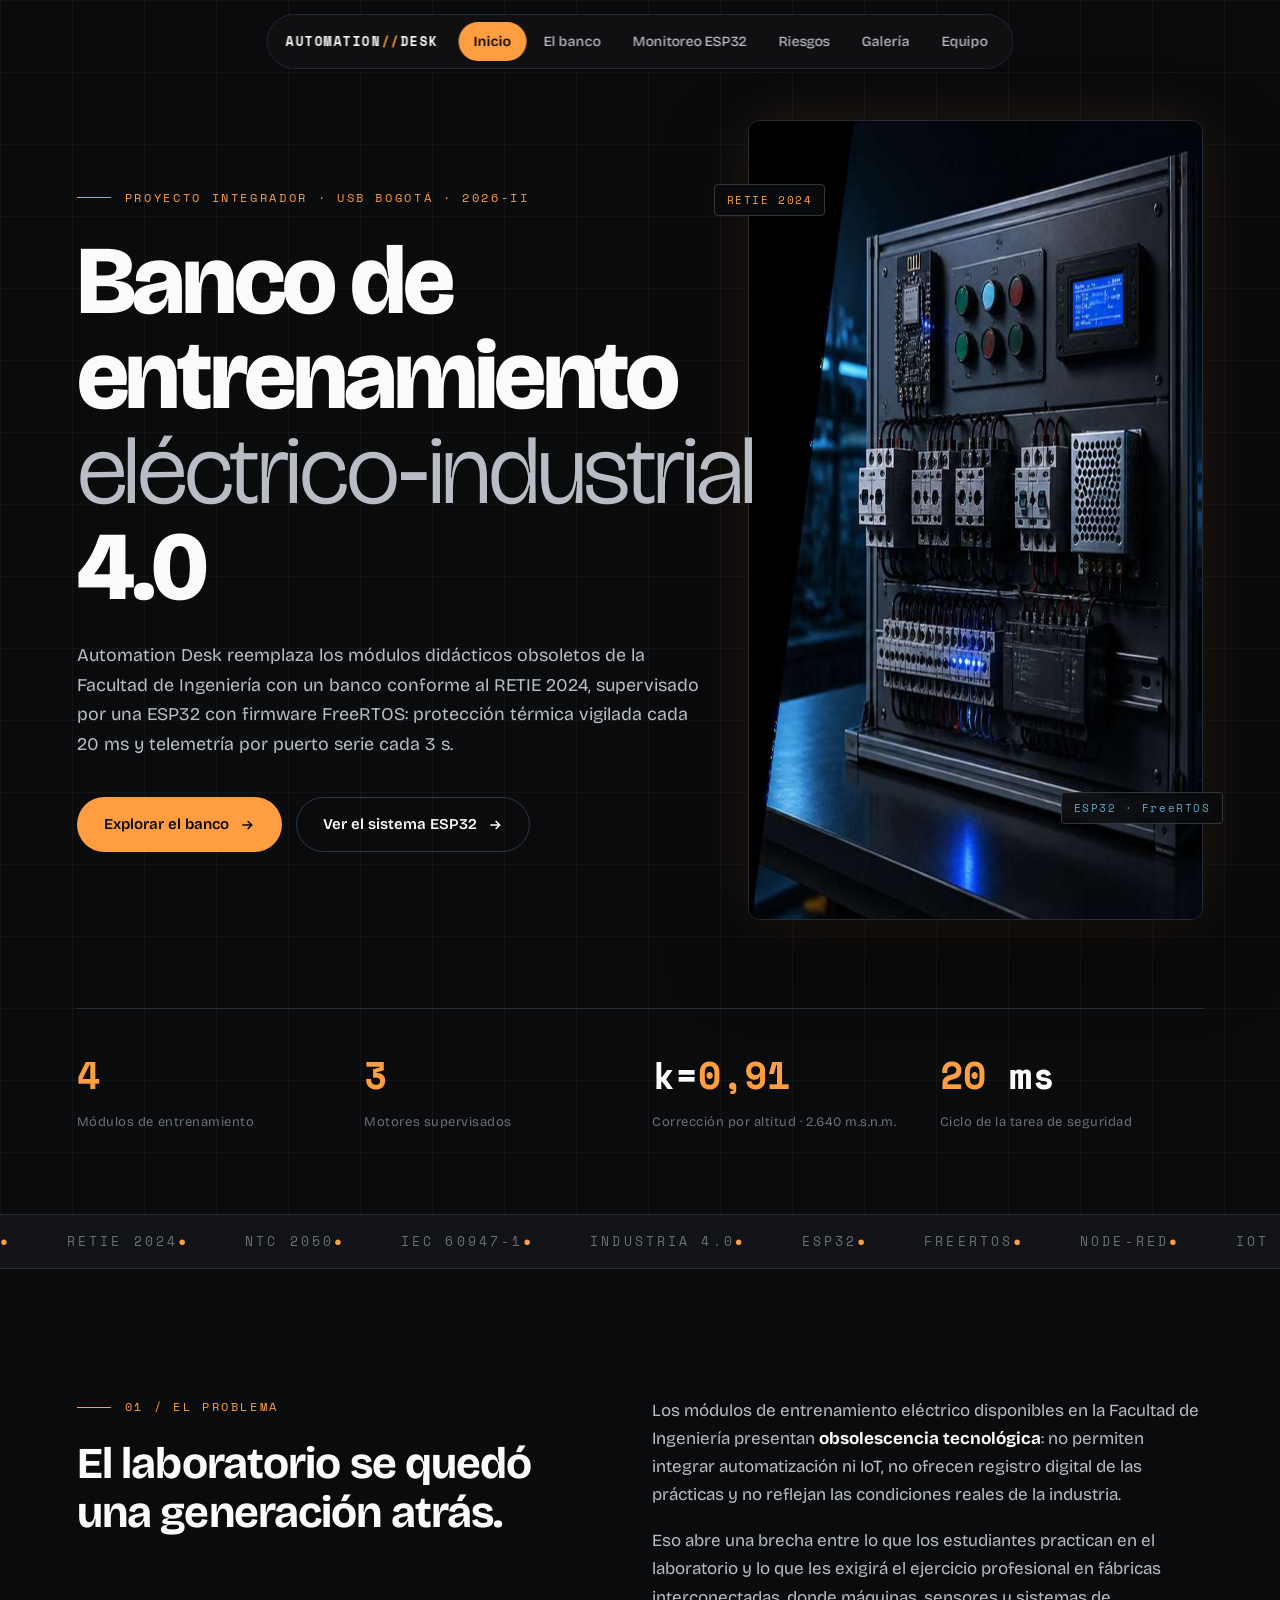
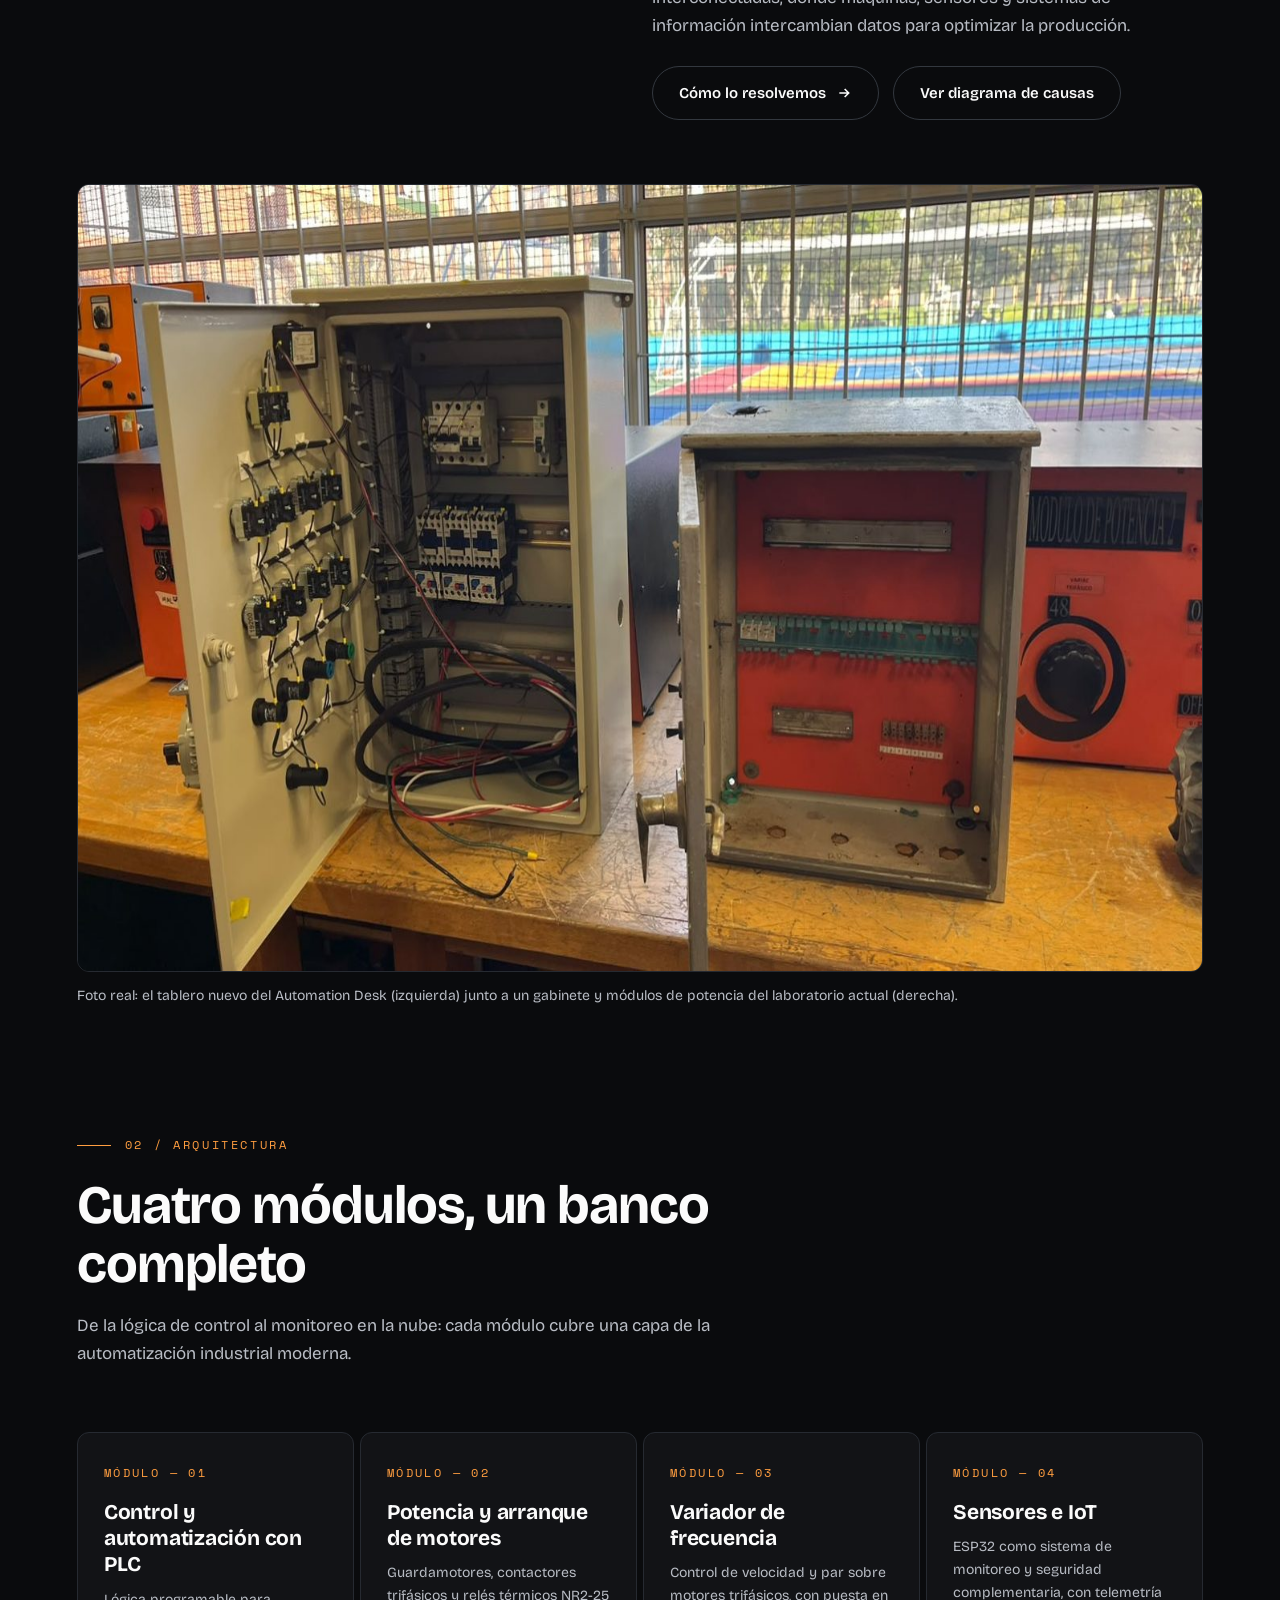
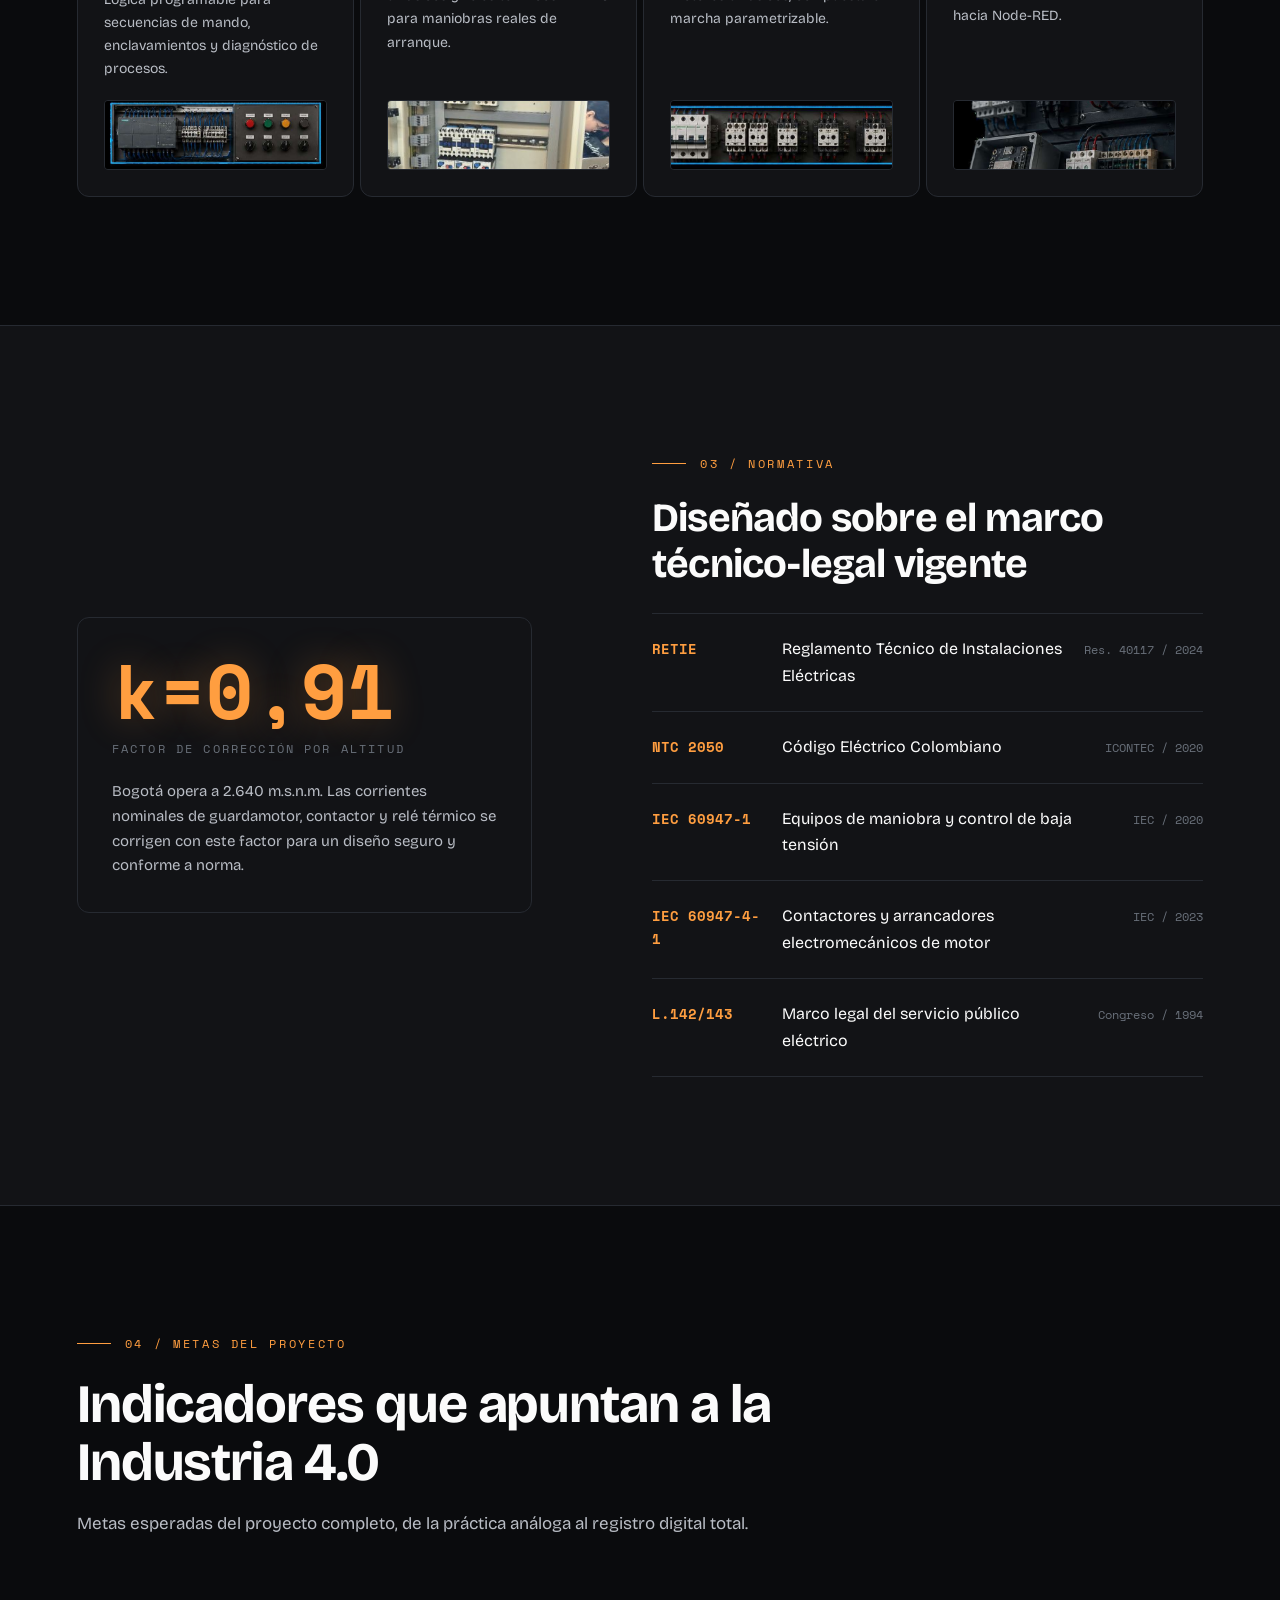
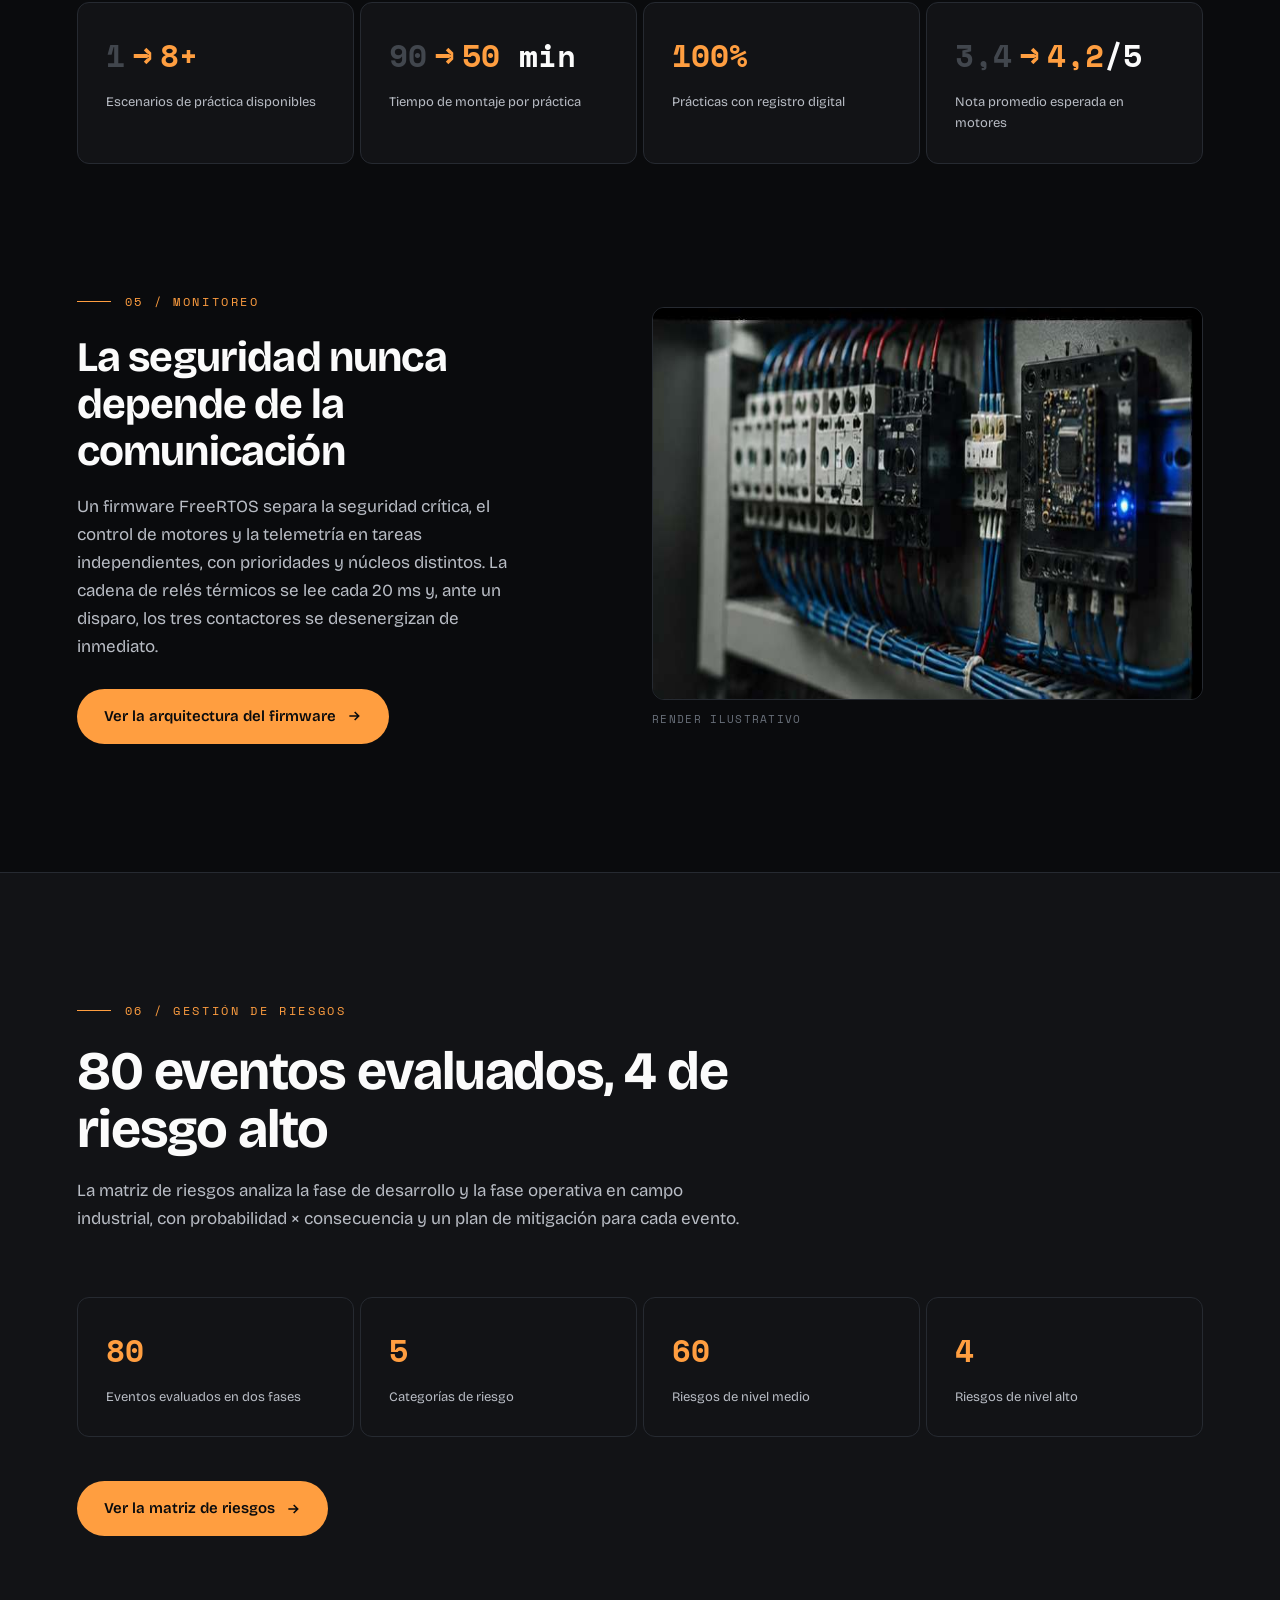
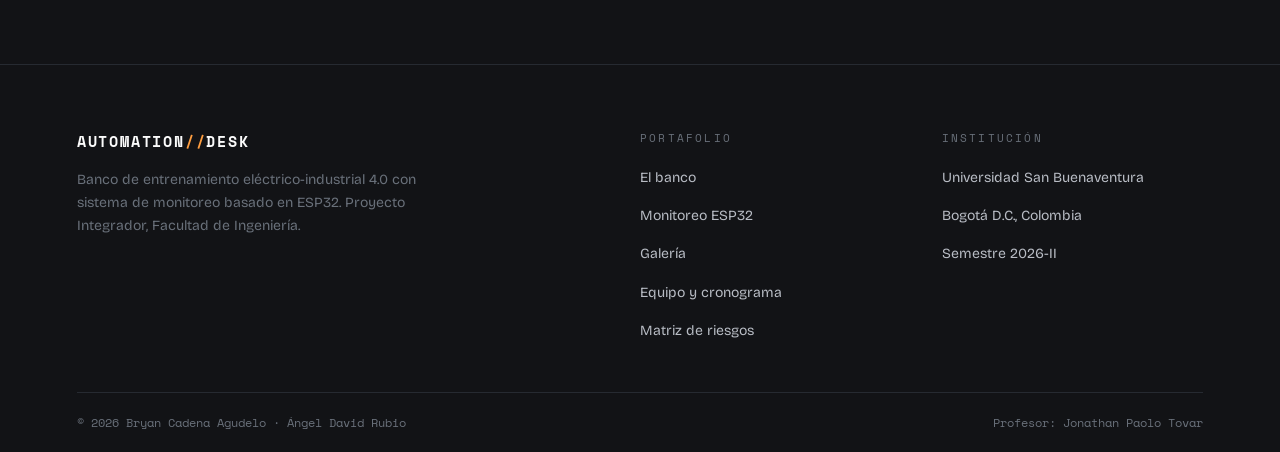
<file: automation-desk/index.html>
<!DOCTYPE html>
<html lang="es">
<head>
<meta charset="UTF-8">
<meta name="viewport" content="width=device-width, initial-scale=1.0">
<title>Automation Desk — Banco de entrenamiento eléctrico-industrial 4.0</title>
<meta name="description" content="Automation Desk: banco de entrenamiento eléctrico-industrial 4.0 con monitoreo ESP32. Proyecto Integrador, Facultad de Ingeniería, Universidad San Buenaventura Bogotá.">
<link rel="preconnect" href="https://fonts.googleapis.com">
<link rel="preconnect" href="https://fonts.gstatic.com" crossorigin>
<link href="https://fonts.googleapis.com/css2?family=Bricolage+Grotesque:opsz,wght@12..96,300;12..96,400;12..96,500;12..96,600;12..96,700;12..96,800&family=Space+Mono:wght@400;700&display=swap" rel="stylesheet">
<link rel="stylesheet" href="assets/css/style.css">
<link rel="icon" href="data:image/svg+xml,<svg xmlns='http://www.w3.org/2000/svg' viewBox='0 0 32 32'><rect width='32' height='32' rx='7' fill='%230A0B0D'/><circle cx='16' cy='16' r='7' fill='%23FF9E40'/></svg>">
</head>
<body>

<nav class="nav" aria-label="Navegación principal">
  <a class="nav-brand" href="index.html">AUTOMATION<b>//</b>DESK</a>
  <ul class="nav-links">
    <li><a href="index.html" aria-current="page">Inicio</a></li>
    <li><a href="banco.html">El banco</a></li>
    <li><a href="monitoreo.html">Monitoreo ESP32</a></li>
    <li><a href="riesgos.html">Riesgos</a></li>
    <li><a href="galeria.html">Galería</a></li>
    <li><a href="equipo.html">Equipo</a></li>
  </ul>
  <button class="nav-toggle" aria-label="Abrir menú" aria-expanded="false">
    <svg viewBox="0 0 24 24" fill="none" stroke="currentColor" stroke-width="2"><path d="M3 7h18M3 12h18M3 17h18"/></svg>
  </button>
</nav>

<div class="mobile-menu" role="dialog" aria-label="Menú">
  <button class="mobile-menu-close" aria-label="Cerrar menú">✕</button>
  <a href="index.html" aria-current="page"><span class="idx">01</span>Inicio</a>
  <a href="banco.html"><span class="idx">02</span>El banco</a>
  <a href="monitoreo.html"><span class="idx">03</span>Monitoreo ESP32</a>
  <a href="riesgos.html"><span class="idx">04</span>Riesgos</a>
  <a href="galeria.html"><span class="idx">05</span>Galería</a>
  <a href="equipo.html"><span class="idx">06</span>Equipo</a>
</div>

<header class="hero grid-bg">
  <div class="wrap hero-grid">
    <div class="hero-copy">
      <span class="kicker rv">Proyecto Integrador · USB Bogotá · 2026-II</span>
      <h1 class="rv rv-d1">Banco de entrenamiento <span class="thin">eléctrico&#8209;industrial</span> 4.0</h1>
      <p class="hero-sub rv rv-d2">Automation Desk reemplaza los módulos didácticos obsoletos de la Facultad de Ingeniería con un banco conforme al RETIE 2024, supervisado por una ESP32 con firmware FreeRTOS: protección térmica vigilada cada 20 ms y telemetría por puerto serie cada 3 s.</p>
      <div class="hero-ctas rv rv-d3">
        <a class="btn btn-primary" href="banco.html">Explorar el banco
          <svg viewBox="0 0 24 24" fill="none" stroke="currentColor" stroke-width="2.4"><path d="M5 12h14M13 6l6 6-6 6"/></svg>
        </a>
        <a class="btn btn-ghost" href="monitoreo.html">Ver el sistema ESP32
          <svg viewBox="0 0 24 24" fill="none" stroke="currentColor" stroke-width="2.4"><path d="M5 12h14M13 6l6 6-6 6"/></svg>
        </a>
      </div>
    </div>
    <div class="hero-media rv rv-d2">
      <img src="assets/img/render-tablero.jpg" alt="Render del tablero Automation Desk con contactores, relés térmicos y pantalla de monitoreo" width="778" height="800">
      <span class="tag t1">RETIE 2024</span>
      <span class="tag t2">ESP32 · FreeRTOS</span>
    </div>
    <div class="hero-stats rv">
      <div class="stat"><div class="num"><em>4</em></div><div class="lbl">Módulos de entrenamiento</div></div>
      <div class="stat"><div class="num"><em>3</em></div><div class="lbl">Motores supervisados</div></div>
      <div class="stat"><div class="num">k=<em>0,91</em></div><div class="lbl">Corrección por altitud · 2.640 m.s.n.m.</div></div>
      <div class="stat"><div class="num"><em>20</em> ms</div><div class="lbl">Ciclo de la tarea de seguridad</div></div>
    </div>
  </div>
</header>

<div class="marquee" aria-hidden="true">
  <div class="marquee-track">
    <span><b>●</b>RETIE 2024<b>●</b>NTC 2050<b>●</b>IEC 60947-1<b>●</b>INDUSTRIA 4.0<b>●</b>ESP32<b>●</b>FREERTOS<b>●</b>NODE-RED<b>●</b>IOT INDUSTRIAL</span>
    <span><b>●</b>RETIE 2024<b>●</b>NTC 2050<b>●</b>IEC 60947-1<b>●</b>INDUSTRIA 4.0<b>●</b>ESP32<b>●</b>FREERTOS<b>●</b>NODE-RED<b>●</b>IOT INDUSTRIAL</span>
  </div>
</div>

<section class="section">
  <div class="wrap">
    <div class="split">
      <div class="l rv">
        <span class="kicker">01 / El problema</span>
        <h2 style="font-size:clamp(28px,3.6vw,44px);font-weight:700;letter-spacing:-.02em;line-height:1.12;margin-top:22px">El laboratorio se quedó una generación atrás.</h2>
      </div>
      <div class="r rv rv-d1">
        <p style="color:var(--muted)">Los módulos de entrenamiento eléctrico disponibles en la Facultad de Ingeniería presentan <strong style="color:var(--text)">obsolescencia tecnológica</strong>: no permiten integrar automatización ni IoT, no ofrecen registro digital de las prácticas y no reflejan las condiciones reales de la industria.</p>
        <p style="color:var(--muted);margin-top:18px">Eso abre una brecha entre lo que los estudiantes practican en el laboratorio y lo que les exigirá el ejercicio profesional en fábricas interconectadas, donde máquinas, sensores y sistemas de información intercambian datos para optimizar la producción.</p>
        <p style="margin-top:26px"><a class="btn btn-ghost" href="banco.html">Cómo lo resolvemos
          <svg viewBox="0 0 24 24" fill="none" stroke="currentColor" stroke-width="2.4"><path d="M5 12h14M13 6l6 6-6 6"/></svg></a>
          <a class="btn btn-ghost" href="banco.html#diagrama-pez" style="margin-left:10px">Ver diagrama de causas</a></p>
      </div>
    </div>
    <figure class="photo-compare rv">
      <img src="assets/img/tablero-nuevo-vs-antiguo.jpg" alt="A la izquierda, el tablero nuevo del Automation Desk con breakers, contactores y relés térmicos; a la derecha, un gabinete y módulos de potencia del laboratorio actual" width="1400" height="788" loading="lazy">
      <figcaption>Foto real: el tablero nuevo del Automation Desk (izquierda) junto a un gabinete y módulos de potencia del laboratorio actual (derecha).</figcaption>
    </figure>
  </div>
</section>

<section class="section" style="padding-top:0">
  <div class="wrap">
    <div class="section-head rv">
      <span class="kicker">02 / Arquitectura</span>
      <h2>Cuatro módulos, un banco completo</h2>
      <p>De la lógica de control al monitoreo en la nube: cada módulo cubre una capa de la automatización industrial moderna.</p>
    </div>
    <div class="mods">
      <article class="mod rv">
        <span class="idx">MÓDULO — 01</span>
        <h3>Control y automatización con PLC</h3>
        <p>Lógica programable para secuencias de mando, enclavamientos y diagnóstico de procesos.</p>
        <img src="assets/img/mod-breakers.jpg" alt="Protecciones y contactores del módulo de control sobre riel DIN" loading="lazy">
      </article>
      <article class="mod rv rv-d1">
        <span class="idx">MÓDULO — 02</span>
        <h3>Potencia y arranque de motores</h3>
        <p>Guardamotores, contactores trifásicos y relés térmicos NR2-25 para maniobras reales de arranque.</p>
        <img src="assets/img/tablero-interior.jpg" alt="Interior del tablero con protecciones, contactores y relés térmicos" loading="lazy">
      </article>
      <article class="mod rv rv-d2">
        <span class="idx">MÓDULO — 03</span>
        <h3>Variador de frecuencia</h3>
        <p>Control de velocidad y par sobre motores trifásicos, con puesta en marcha parametrizable.</p>
        <img src="assets/img/mod-variador.jpg" alt="Variador de frecuencia conectado a motor trifásico" loading="lazy">
      </article>
      <article class="mod rv rv-d3">
        <span class="idx">MÓDULO — 04</span>
        <h3>Sensores e IoT</h3>
        <p>ESP32 como sistema de monitoreo y seguridad complementaria, con telemetría hacia Node-RED.</p>
        <img src="assets/img/esp32-riel.jpg" alt="Módulo ESP32 montado sobre riel DIN con torre de señalización" loading="lazy">
      </article>
    </div>
  </div>
</section>

<section class="section" style="background:var(--surface);border-top:1px solid var(--border);border-bottom:1px solid var(--border)">
  <div class="wrap">
    <div class="split" style="align-items:center">
      <div class="l rv">
        <div class="k-panel">
          <div class="big">k=0,91</div>
          <div class="lbl">Factor de corrección por altitud</div>
          <p>Bogotá opera a 2.640 m.s.n.m. Las corrientes nominales de guardamotor, contactor y relé térmico se corrigen con este factor para un diseño seguro y conforme a norma.</p>
        </div>
      </div>
      <div class="r rv rv-d1">
        <span class="kicker">03 / Normativa</span>
        <h2 style="font-size:clamp(26px,3.2vw,40px);font-weight:700;letter-spacing:-.02em;margin:22px 0 26px;line-height:1.15">Diseñado sobre el marco técnico-legal vigente</h2>
        <div class="norm-list">
          <div class="norm"><span class="code">RETIE</span><span class="desc">Reglamento Técnico de Instalaciones Eléctricas</span><span class="meta">Res. 40117 / 2024</span></div>
          <div class="norm"><span class="code">NTC 2050</span><span class="desc">Código Eléctrico Colombiano</span><span class="meta">ICONTEC / 2020</span></div>
          <div class="norm"><span class="code">IEC 60947-1</span><span class="desc">Equipos de maniobra y control de baja tensión</span><span class="meta">IEC / 2020</span></div>
          <div class="norm"><span class="code">IEC 60947-4-1</span><span class="desc">Contactores y arrancadores electromecánicos de motor</span><span class="meta">IEC / 2023</span></div>
          <div class="norm"><span class="code">L.142/143</span><span class="desc">Marco legal del servicio público eléctrico</span><span class="meta">Congreso / 1994</span></div>
        </div>
      </div>
    </div>
  </div>
</section>

<section class="section">
  <div class="wrap">
    <div class="section-head rv">
      <span class="kicker">04 / Metas del proyecto</span>
      <h2>Indicadores que apuntan a la Industria 4.0</h2>
      <p>Metas esperadas del proyecto completo, de la práctica análoga al registro digital total.</p>
    </div>
    <div class="metrics">
      <div class="metric rv"><div class="fromto"><s>1</s><span class="arr">→</span><b>8+</b></div><div class="lbl">Escenarios de práctica disponibles</div></div>
      <div class="metric rv rv-d1"><div class="fromto"><s>90</s><span class="arr">→</span><b>50</b> min</div><div class="lbl">Tiempo de montaje por práctica</div></div>
      <div class="metric rv rv-d2"><div class="fromto"><b>100%</b></div><div class="lbl">Prácticas con registro digital</div></div>
      <div class="metric rv rv-d3"><div class="fromto"><s>3,4</s><span class="arr">→</span><b>4,2</b>/5</div><div class="lbl">Nota promedio esperada en motores</div></div>
    </div>
  </div>
</section>

<section class="section" style="padding-top:0">
  <div class="wrap">
    <div class="split" style="align-items:center">
      <div class="l rv">
        <span class="kicker">05 / Monitoreo</span>
        <h2 style="font-size:clamp(26px,3.4vw,42px);font-weight:700;letter-spacing:-.02em;margin-top:22px;line-height:1.12">La seguridad nunca depende de la comunicación</h2>
        <p style="color:var(--muted);margin-top:18px">Un firmware FreeRTOS separa la seguridad crítica, el control de motores y la telemetría en tareas independientes, con prioridades y núcleos distintos. La cadena de relés térmicos se lee cada 20 ms y, ante un disparo, los tres contactores se desenergizan de inmediato.</p>
        <p style="margin-top:28px"><a class="btn btn-primary" href="monitoreo.html">Ver la arquitectura del firmware
          <svg viewBox="0 0 24 24" fill="none" stroke="currentColor" stroke-width="2.4"><path d="M5 12h14M13 6l6 6-6 6"/></svg></a></p>
      </div>
      <div class="r rv rv-d1">
        <img src="assets/img/cableado-esp32.jpg" alt="Render ilustrativo del cableado del módulo ESP32 en el tablero de control" style="border-radius:var(--r-md);border:1px solid var(--border)" width="797" height="393" loading="lazy">
        <p class="img-note">Render ilustrativo</p>
      </div>
    </div>
  </div>
</section>

<section class="section" style="background:var(--surface);border-top:1px solid var(--border)">
  <div class="wrap">
    <div class="section-head rv">
      <span class="kicker">06 / Gestión de riesgos</span>
      <h2>80 eventos evaluados, 4 de riesgo alto</h2>
      <p>La matriz de riesgos analiza la fase de desarrollo y la fase operativa en campo industrial, con probabilidad × consecuencia y un plan de mitigación para cada evento.</p>
    </div>
    <div class="metrics">
      <div class="metric rv"><div class="fromto"><b>80</b></div><div class="lbl">Eventos evaluados en dos fases</div></div>
      <div class="metric rv rv-d1"><div class="fromto"><b>5</b></div><div class="lbl">Categorías de riesgo</div></div>
      <div class="metric rv rv-d2"><div class="fromto"><b>60</b></div><div class="lbl">Riesgos de nivel medio</div></div>
      <div class="metric rv rv-d3"><div class="fromto"><b>4</b></div><div class="lbl">Riesgos de nivel alto</div></div>
    </div>
    <p class="rv" style="margin-top:44px"><a class="btn btn-primary" href="riesgos.html">Ver la matriz de riesgos <svg viewBox="0 0 24 24" fill="none" stroke="currentColor" stroke-width="2.4"><path d="M5 12h14M13 6l6 6-6 6"/></svg></a></p>
  </div>
</section>

<footer>
  <div class="wrap">
    <div class="foot-grid">
      <div>
        <div class="foot-brand">AUTOMATION<b>//</b>DESK</div>
        <p>Banco de entrenamiento eléctrico-industrial 4.0 con sistema de monitoreo basado en ESP32. Proyecto Integrador, Facultad de Ingeniería.</p>
      </div>
      <div>
        <h4>Portafolio</h4>
        <ul>
          <li><a href="banco.html">El banco</a></li>
          <li><a href="monitoreo.html">Monitoreo ESP32</a></li>
          <li><a href="galeria.html">Galería</a></li>
          <li><a href="equipo.html">Equipo y cronograma</a></li>
          <li><a href="riesgos.html">Matriz de riesgos</a></li>
        </ul>
      </div>
      <div>
        <h4>Institución</h4>
        <ul>
          <li><a href="https://www.usb.edu.co" target="_blank" rel="noopener">Universidad San Buenaventura</a></li>
          <li><span style="color:var(--muted);font-size:14px">Bogotá D.C., Colombia</span></li>
          <li><span style="color:var(--muted);font-size:14px">Semestre 2026-II</span></li>
        </ul>
      </div>
    </div>
    <div class="foot-bar">
      <span>© <span data-year>2026</span> Bryan Cadena Agudelo · Ángel David Rubio</span>
      <span>Profesor: Jonathan Paolo Tovar</span>
    </div>
  </div>
</footer>

<script src="assets/js/main.js"></script>
</body>
</html>
</file>
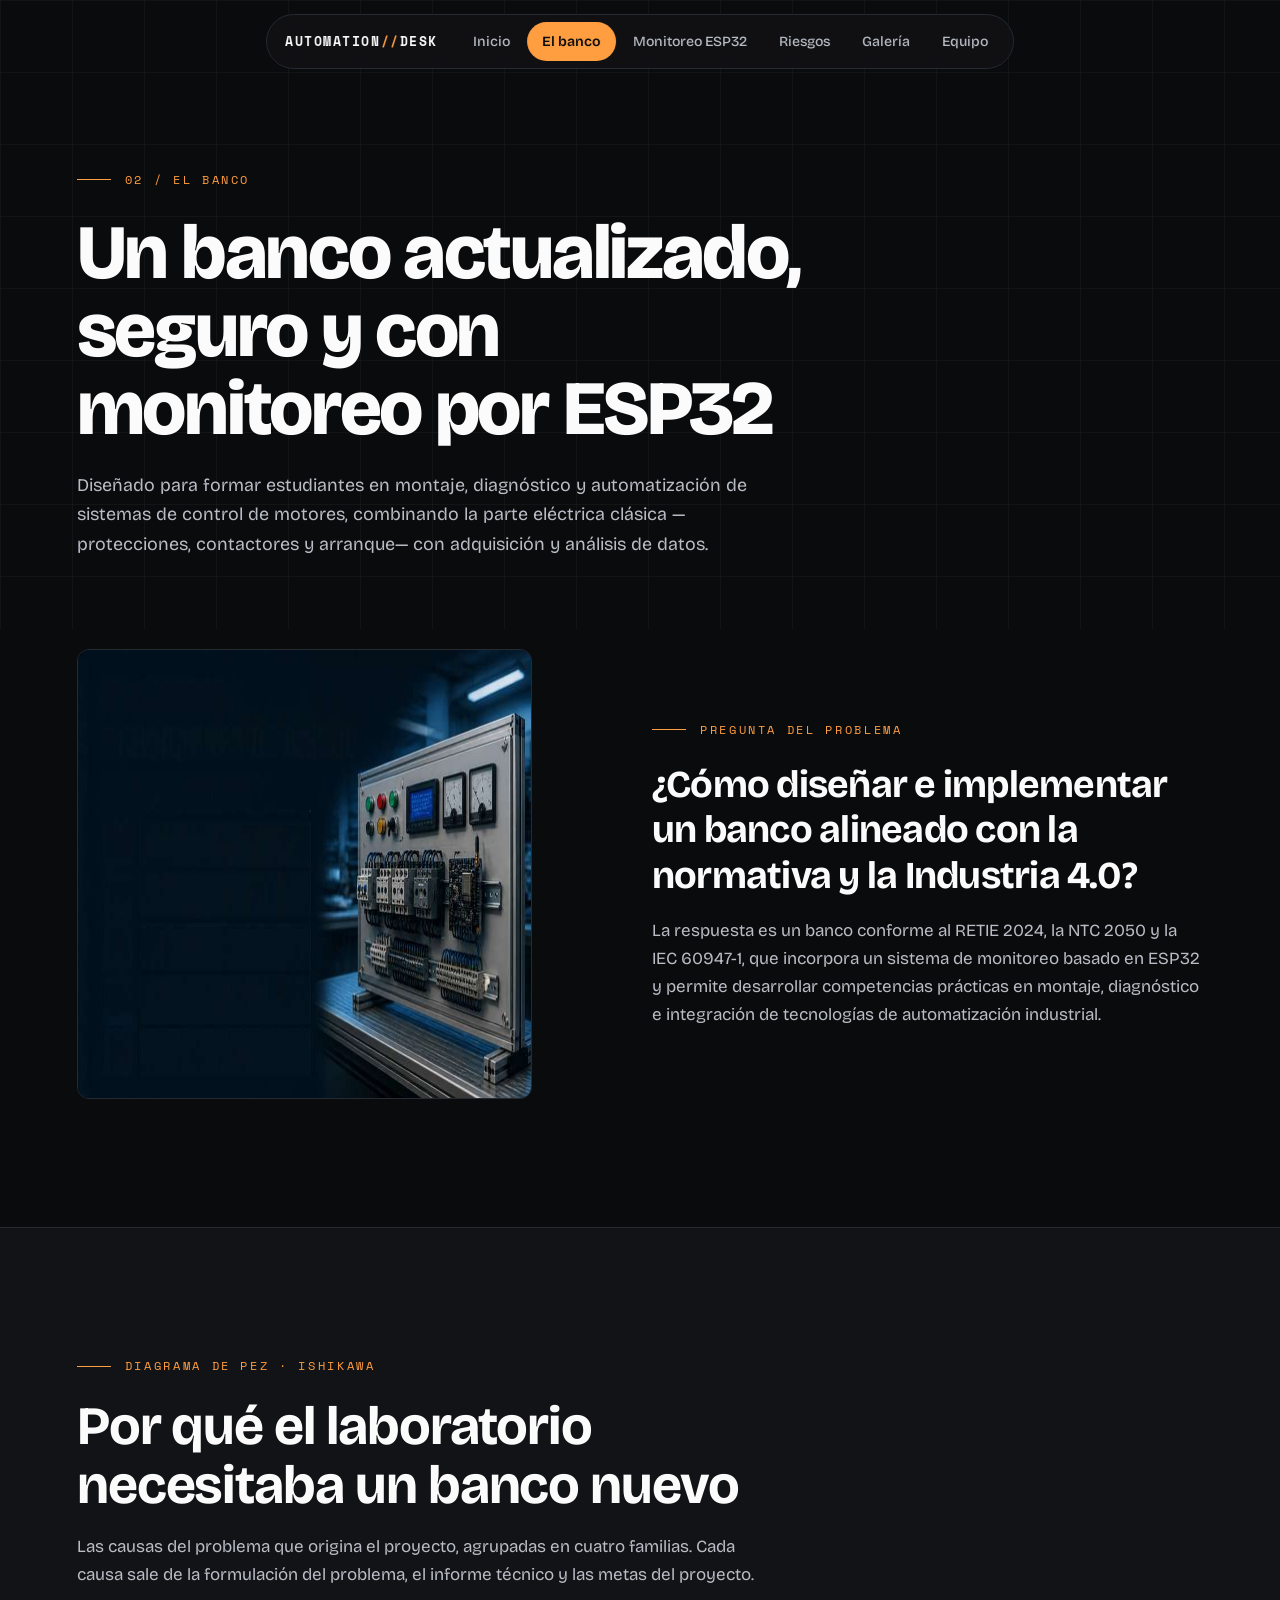
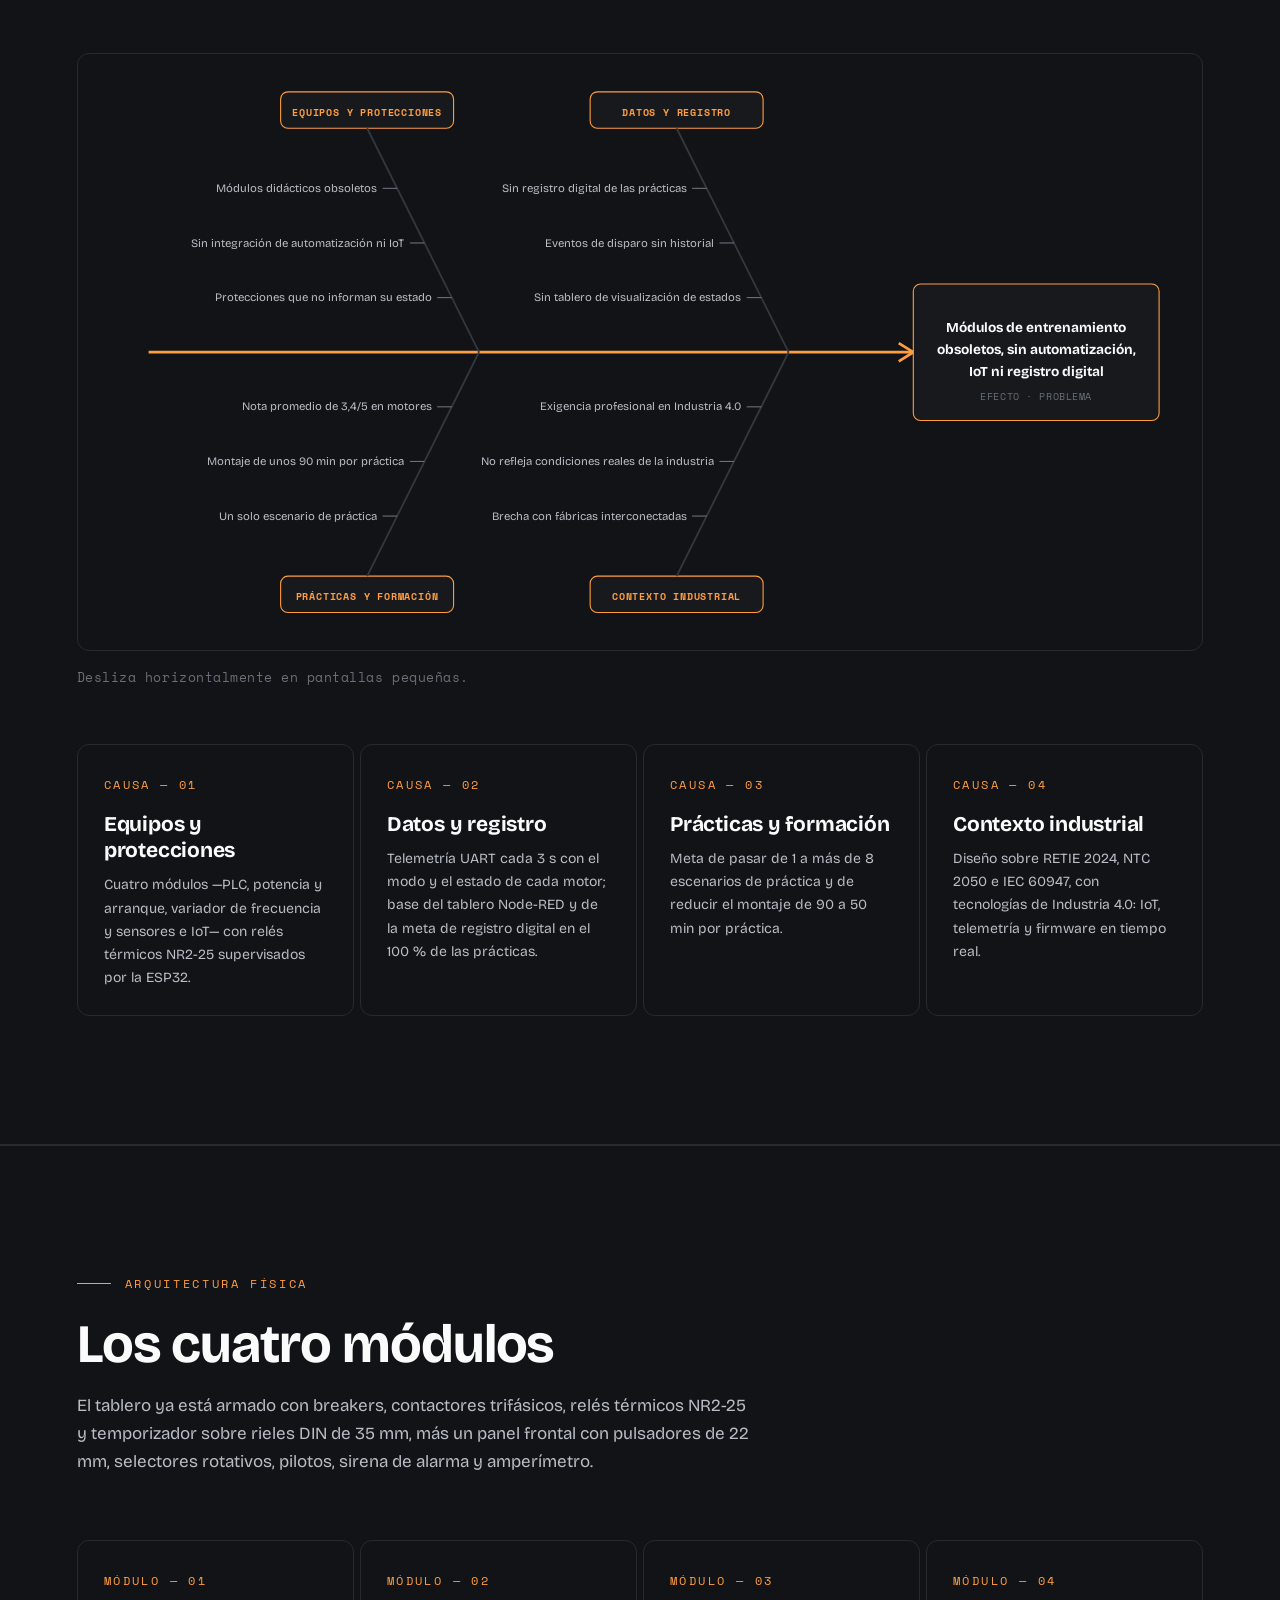
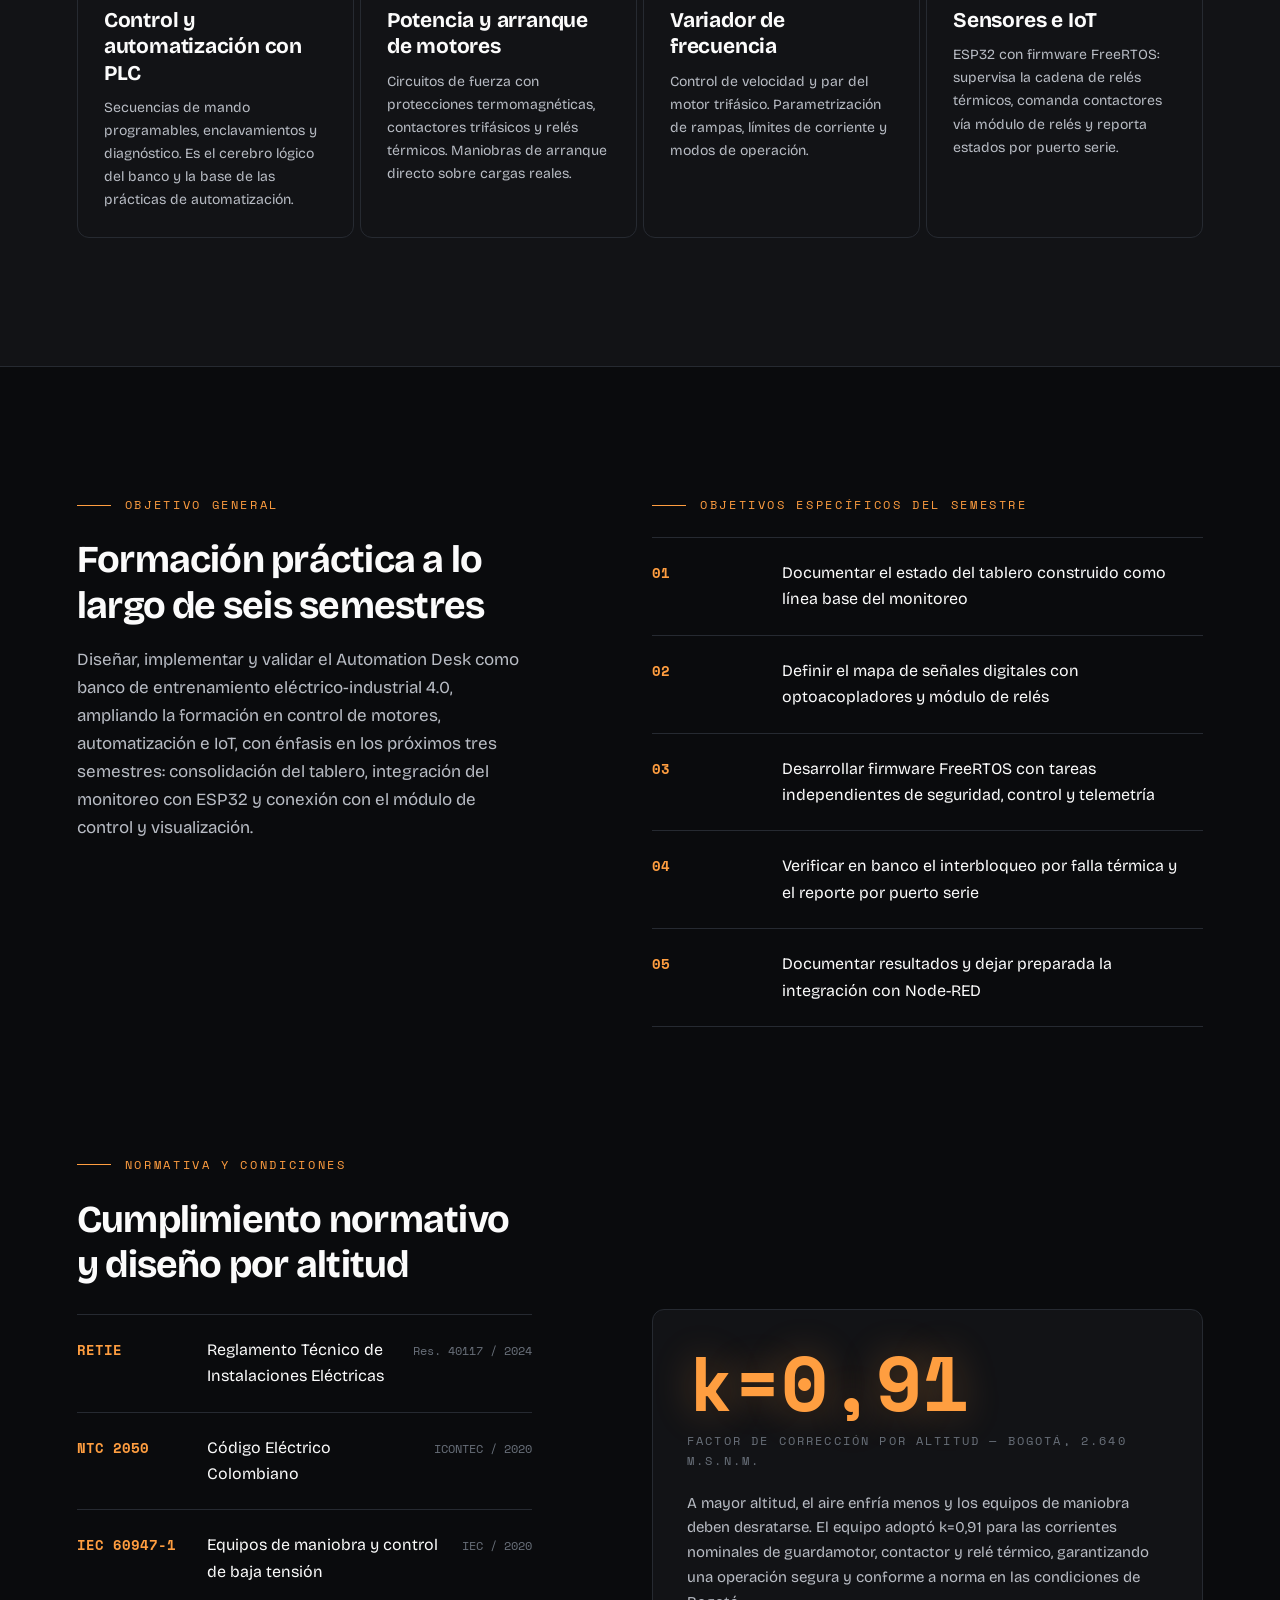
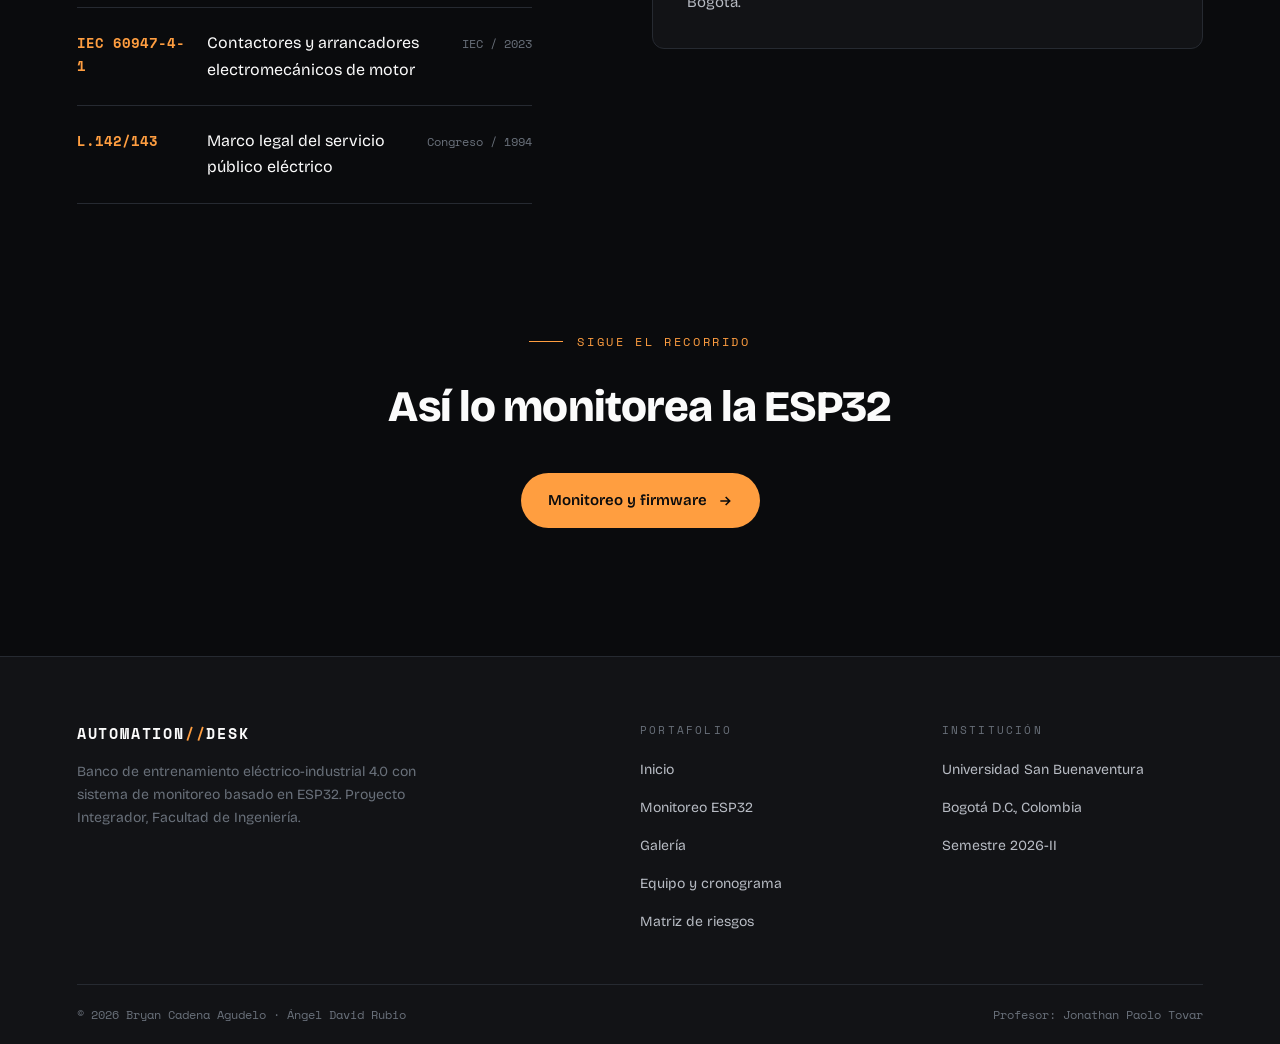
<file: automation-desk/banco.html>
<!DOCTYPE html>
<html lang="es">
<head>
<meta charset="UTF-8">
<meta name="viewport" content="width=device-width, initial-scale=1.0">
<title>El banco — Automation Desk</title>
<meta name="description" content="Arquitectura del banco de entrenamiento Automation Desk: cuatro módulos, normativa RETIE 2024, NTC 2050 e IEC 60947-1, y objetivos del proyecto.">
<link rel="preconnect" href="https://fonts.googleapis.com">
<link rel="preconnect" href="https://fonts.gstatic.com" crossorigin>
<link href="https://fonts.googleapis.com/css2?family=Bricolage+Grotesque:opsz,wght@12..96,300;12..96,400;12..96,500;12..96,600;12..96,700;12..96,800&family=Space+Mono:wght@400;700&display=swap" rel="stylesheet">
<link rel="stylesheet" href="assets/css/style.css">
<link rel="icon" href="data:image/svg+xml,<svg xmlns='http://www.w3.org/2000/svg' viewBox='0 0 32 32'><rect width='32' height='32' rx='7' fill='%230A0B0D'/><circle cx='16' cy='16' r='7' fill='%23FF9E40'/></svg>">
</head>
<body>

<nav class="nav" aria-label="Navegación principal">
  <a class="nav-brand" href="index.html">AUTOMATION<b>//</b>DESK</a>
  <ul class="nav-links">
    <li><a href="index.html">Inicio</a></li>
    <li><a href="banco.html" aria-current="page">El banco</a></li>
    <li><a href="monitoreo.html">Monitoreo ESP32</a></li>
    <li><a href="riesgos.html">Riesgos</a></li>
    <li><a href="galeria.html">Galería</a></li>
    <li><a href="equipo.html">Equipo</a></li>
  </ul>
  <button class="nav-toggle" aria-label="Abrir menú" aria-expanded="false">
    <svg viewBox="0 0 24 24" fill="none" stroke="currentColor" stroke-width="2"><path d="M3 7h18M3 12h18M3 17h18"/></svg>
  </button>
</nav>

<div class="mobile-menu" role="dialog" aria-label="Menú">
  <button class="mobile-menu-close" aria-label="Cerrar menú">✕</button>
  <a href="index.html"><span class="idx">01</span>Inicio</a>
  <a href="banco.html" aria-current="page"><span class="idx">02</span>El banco</a>
  <a href="monitoreo.html"><span class="idx">03</span>Monitoreo ESP32</a>
  <a href="riesgos.html"><span class="idx">04</span>Riesgos</a>
  <a href="galeria.html"><span class="idx">05</span>Galería</a>
  <a href="equipo.html"><span class="idx">06</span>Equipo</a>
</div>

<header class="page-hero grid-bg">
  <div class="wrap">
    <span class="kicker rv">02 / El banco</span>
    <h1 class="rv rv-d1">Un banco actualizado, seguro y con monitoreo por ESP32</h1>
    <p class="rv rv-d2">Diseñado para formar estudiantes en montaje, diagnóstico y automatización de sistemas de control de motores, combinando la parte eléctrica clásica —protecciones, contactores y arranque— con adquisición y análisis de datos.</p>
  </div>
</header>

<section class="section" style="padding-top:20px">
  <div class="wrap">
    <div class="split" style="align-items:center">
      <div class="l rv">
        <img src="assets/img/render-banco.jpg" alt="Render del banco de entrenamiento Automation Desk completo" style="border-radius:var(--r-md);border:1px solid var(--border)" width="800" height="450">
      </div>
      <div class="r rv rv-d1">
        <span class="kicker">Pregunta del problema</span>
        <h2 style="font-size:clamp(24px,3vw,38px);font-weight:700;letter-spacing:-.02em;margin:22px 0 18px;line-height:1.2">¿Cómo diseñar e implementar un banco alineado con la normativa y la Industria 4.0?</h2>
        <p style="color:var(--muted)">La respuesta es un banco conforme al RETIE 2024, la NTC 2050 y la IEC 60947-1, que incorpora un sistema de monitoreo basado en ESP32 y permite desarrollar competencias prácticas en montaje, diagnóstico e integración de tecnologías de automatización industrial.</p>
      </div>
    </div>
  </div>
</section>

<section class="section" id="diagrama-pez" style="background:var(--surface);border-top:1px solid var(--border);border-bottom:1px solid var(--border)">
  <div class="wrap">
    <div class="section-head rv">
      <span class="kicker">Diagrama de pez · Ishikawa</span>
      <h2>Por qué el laboratorio necesitaba un banco nuevo</h2>
      <p>Las causas del problema que origina el proyecto, agrupadas en cuatro familias. Cada causa sale de la formulación del problema, el informe técnico y las metas del proyecto.</p>
    </div>
    <div class="fishbone-scroll rv"><svg viewBox="0 0 1200 620" role="img" aria-labelledby="fbt fbd"><title id="fbt">Diagrama de pez del proyecto Automation Desk</title><desc id="fbd">Causas de la obsolescencia de los módulos de entrenamiento, agrupadas en equipos y protecciones, datos y registro, prácticas y formación, y contexto industrial.</desc><line class="fb-spine" x1="60" y1="310" x2="900" y2="310"/><path class="fb-spine" d="M884 300 L900 310 L884 320"/><rect class="dg-box core" x="205" y="24" width="190" height="40" rx="8"/><text class="fb-cat" x="300" y="50" text-anchor="middle">Equipos y protecciones</text><line class="fb-bone" x1="300" y1="64" x2="423" y2="310"/><line class="fb-tick" x1="317" y1="130" x2="333" y2="130"/><text class="fb-cause" x="311" y="134" text-anchor="end">Módulos didácticos obsoletos</text><line class="fb-tick" x1="347" y1="190" x2="363" y2="190"/><text class="fb-cause" x="341" y="194" text-anchor="end">Sin integración de automatización ni IoT</text><line class="fb-tick" x1="377" y1="250" x2="393" y2="250"/><text class="fb-cause" x="371" y="254" text-anchor="end">Protecciones que no informan su estado</text><rect class="dg-box core" x="545" y="24" width="190" height="40" rx="8"/><text class="fb-cat" x="640" y="50" text-anchor="middle">Datos y registro</text><line class="fb-bone" x1="640" y1="64" x2="763" y2="310"/><line class="fb-tick" x1="657" y1="130" x2="673" y2="130"/><text class="fb-cause" x="651" y="134" text-anchor="end">Sin registro digital de las prácticas</text><line class="fb-tick" x1="687" y1="190" x2="703" y2="190"/><text class="fb-cause" x="681" y="194" text-anchor="end">Eventos de disparo sin historial</text><line class="fb-tick" x1="717" y1="250" x2="733" y2="250"/><text class="fb-cause" x="711" y="254" text-anchor="end">Sin tablero de visualización de estados</text><rect class="dg-box core" x="205" y="556" width="190" height="40" rx="8"/><text class="fb-cat" x="300" y="582" text-anchor="middle">Prácticas y formación</text><line class="fb-bone" x1="300" y1="556" x2="423" y2="310"/><line class="fb-tick" x1="317" y1="490" x2="333" y2="490"/><text class="fb-cause" x="311" y="494" text-anchor="end">Un solo escenario de práctica</text><line class="fb-tick" x1="347" y1="430" x2="363" y2="430"/><text class="fb-cause" x="341" y="434" text-anchor="end">Montaje de unos 90 min por práctica</text><line class="fb-tick" x1="377" y1="370" x2="393" y2="370"/><text class="fb-cause" x="371" y="374" text-anchor="end">Nota promedio de 3,4/5 en motores</text><rect class="dg-box core" x="545" y="556" width="190" height="40" rx="8"/><text class="fb-cat" x="640" y="582" text-anchor="middle">Contexto industrial</text><line class="fb-bone" x1="640" y1="556" x2="763" y2="310"/><line class="fb-tick" x1="657" y1="490" x2="673" y2="490"/><text class="fb-cause" x="651" y="494" text-anchor="end">Brecha con fábricas interconectadas</text><line class="fb-tick" x1="687" y1="430" x2="703" y2="430"/><text class="fb-cause" x="681" y="434" text-anchor="end">No refleja condiciones reales de la industria</text><line class="fb-tick" x1="717" y1="370" x2="733" y2="370"/><text class="fb-cause" x="711" y="374" text-anchor="end">Exigencia profesional en Industria 4.0</text><rect class="dg-box core" x="900" y="235" width="270" height="150" rx="12"/><text class="fb-effect" x="1035" y="288" text-anchor="middle">Módulos de entrenamiento</text><text class="fb-effect" x="1035" y="312" text-anchor="middle">obsoletos, sin automatización,</text><text class="fb-effect" x="1035" y="336" text-anchor="middle">IoT ni registro digital</text><text class="dg-mono" x="1035" y="362" text-anchor="middle">EFECTO · PROBLEMA</text></svg></div>
    <p class="note">Desliza horizontalmente en pantallas pequeñas.</p>
    <div class="mods" style="margin-top:56px"><article class="mod rv" style="min-height:auto"><span class="idx">CAUSA — 01</span><h3>Equipos y protecciones</h3><p>Cuatro módulos —PLC, potencia y arranque, variador de frecuencia y sensores e IoT— con relés térmicos NR2-25 supervisados por la ESP32.</p></article><article class="mod rv rv-d1" style="min-height:auto"><span class="idx">CAUSA — 02</span><h3>Datos y registro</h3><p>Telemetría UART cada 3 s con el modo y el estado de cada motor; base del tablero Node-RED y de la meta de registro digital en el 100 % de las prácticas.</p></article><article class="mod rv rv-d2" style="min-height:auto"><span class="idx">CAUSA — 03</span><h3>Prácticas y formación</h3><p>Meta de pasar de 1 a más de 8 escenarios de práctica y de reducir el montaje de 90 a 50 min por práctica.</p></article><article class="mod rv rv-d3" style="min-height:auto"><span class="idx">CAUSA — 04</span><h3>Contexto industrial</h3><p>Diseño sobre RETIE 2024, NTC 2050 e IEC 60947, con tecnologías de Industria 4.0: IoT, telemetría y firmware en tiempo real.</p></article></div>
  </div>
</section>

<section class="section" style="background:var(--surface);border-top:1px solid var(--border);border-bottom:1px solid var(--border)">
  <div class="wrap">
    <div class="section-head rv">
      <span class="kicker">Arquitectura física</span>
      <h2>Los cuatro módulos</h2>
      <p>El tablero ya está armado con breakers, contactores trifásicos, relés térmicos NR2-25 y temporizador sobre rieles DIN de 35 mm, más un panel frontal con pulsadores de 22 mm, selectores rotativos, pilotos, sirena de alarma y amperímetro.</p>
    </div>
    <div class="mods">
      <article class="mod rv">
        <span class="idx">MÓDULO — 01</span>
        <h3>Control y automatización con PLC</h3>
        <p>Secuencias de mando programables, enclavamientos y diagnóstico. Es el cerebro lógico del banco y la base de las prácticas de automatización.</p>
      </article>
      <article class="mod rv rv-d1">
        <span class="idx">MÓDULO — 02</span>
        <h3>Potencia y arranque de motores</h3>
        <p>Circuitos de fuerza con protecciones termomagnéticas, contactores trifásicos y relés térmicos. Maniobras de arranque directo sobre cargas reales.</p>
      </article>
      <article class="mod rv rv-d2">
        <span class="idx">MÓDULO — 03</span>
        <h3>Variador de frecuencia</h3>
        <p>Control de velocidad y par del motor trifásico. Parametrización de rampas, límites de corriente y modos de operación.</p>
      </article>
      <article class="mod rv rv-d3">
        <span class="idx">MÓDULO — 04</span>
        <h3>Sensores e IoT</h3>
        <p>ESP32 con firmware FreeRTOS: supervisa la cadena de relés térmicos, comanda contactores vía módulo de relés y reporta estados por puerto serie.</p>
      </article>
    </div>
  </div>
</section>

<section class="section">
  <div class="wrap">
    <div class="split">
      <div class="l rv">
        <span class="kicker">Objetivo general</span>
        <h2 style="font-size:clamp(24px,3vw,38px);font-weight:700;letter-spacing:-.02em;margin:22px 0 18px;line-height:1.2">Formación práctica a lo largo de seis semestres</h2>
        <p style="color:var(--muted)">Diseñar, implementar y validar el Automation Desk como banco de entrenamiento eléctrico-industrial 4.0, ampliando la formación en control de motores, automatización e IoT, con énfasis en los próximos tres semestres: consolidación del tablero, integración del monitoreo con ESP32 y conexión con el módulo de control y visualización.</p>
      </div>
      <div class="r rv rv-d1">
        <span class="kicker" style="margin-bottom:22px">Objetivos específicos del semestre</span>
        <div class="norm-list">
          <div class="norm"><span class="code">01</span><span class="desc">Documentar el estado del tablero construido como línea base del monitoreo</span></div>
          <div class="norm"><span class="code">02</span><span class="desc">Definir el mapa de señales digitales con optoacopladores y módulo de relés</span></div>
          <div class="norm"><span class="code">03</span><span class="desc">Desarrollar firmware FreeRTOS con tareas independientes de seguridad, control y telemetría</span></div>
          <div class="norm"><span class="code">04</span><span class="desc">Verificar en banco el interbloqueo por falla térmica y el reporte por puerto serie</span></div>
          <div class="norm"><span class="code">05</span><span class="desc">Documentar resultados y dejar preparada la integración con Node-RED</span></div>
        </div>
      </div>
    </div>
  </div>
</section>

<section class="section" style="padding-top:0">
  <div class="wrap">
    <div class="split" style="align-items:center">
      <div class="l rv">
        <span class="kicker">Normativa y condiciones</span>
        <h2 style="font-size:clamp(24px,3vw,38px);font-weight:700;letter-spacing:-.02em;margin:22px 0 26px;line-height:1.2">Cumplimiento normativo y diseño por altitud</h2>
        <div class="norm-list">
          <div class="norm"><span class="code">RETIE</span><span class="desc">Reglamento Técnico de Instalaciones Eléctricas</span><span class="meta">Res. 40117 / 2024</span></div>
          <div class="norm"><span class="code">NTC 2050</span><span class="desc">Código Eléctrico Colombiano</span><span class="meta">ICONTEC / 2020</span></div>
          <div class="norm"><span class="code">IEC 60947-1</span><span class="desc">Equipos de maniobra y control de baja tensión</span><span class="meta">IEC / 2020</span></div>
          <div class="norm"><span class="code">IEC 60947-4-1</span><span class="desc">Contactores y arrancadores electromecánicos de motor</span><span class="meta">IEC / 2023</span></div>
          <div class="norm"><span class="code">L.142/143</span><span class="desc">Marco legal del servicio público eléctrico</span><span class="meta">Congreso / 1994</span></div>
        </div>
      </div>
      <div class="r rv rv-d1">
        <div class="k-panel">
          <div class="big">k=0,91</div>
          <div class="lbl">Factor de corrección por altitud — Bogotá, 2.640 m.s.n.m.</div>
          <p>A mayor altitud, el aire enfría menos y los equipos de maniobra deben desratarse. El equipo adoptó k=0,91 para las corrientes nominales de guardamotor, contactor y relé térmico, garantizando una operación segura y conforme a norma en las condiciones de Bogotá.</p>
        </div>
      </div>
    </div>
  </div>
</section>

<section class="section" style="padding-top:0">
  <div class="wrap" style="text-align:center">
    <div class="rv" style="display:inline-block">
      <span class="kicker" style="justify-content:center">Sigue el recorrido</span>
      <h2 style="font-size:clamp(26px,3.4vw,44px);font-weight:800;letter-spacing:-.02em;margin:20px 0 30px">Así lo monitorea la ESP32</h2>
      <a class="btn btn-primary" href="monitoreo.html">Monitoreo y firmware
        <svg viewBox="0 0 24 24" fill="none" stroke="currentColor" stroke-width="2.4"><path d="M5 12h14M13 6l6 6-6 6"/></svg></a>
    </div>
  </div>
</section>

<footer>
  <div class="wrap">
    <div class="foot-grid">
      <div>
        <div class="foot-brand">AUTOMATION<b>//</b>DESK</div>
        <p>Banco de entrenamiento eléctrico-industrial 4.0 con sistema de monitoreo basado en ESP32. Proyecto Integrador, Facultad de Ingeniería.</p>
      </div>
      <div>
        <h4>Portafolio</h4>
        <ul>
          <li><a href="index.html">Inicio</a></li>
          <li><a href="monitoreo.html">Monitoreo ESP32</a></li>
          <li><a href="galeria.html">Galería</a></li>
          <li><a href="equipo.html">Equipo y cronograma</a></li>
          <li><a href="riesgos.html">Matriz de riesgos</a></li>
        </ul>
      </div>
      <div>
        <h4>Institución</h4>
        <ul>
          <li><a href="https://www.usb.edu.co" target="_blank" rel="noopener">Universidad San Buenaventura</a></li>
          <li><span style="color:var(--muted);font-size:14px">Bogotá D.C., Colombia</span></li>
          <li><span style="color:var(--muted);font-size:14px">Semestre 2026-II</span></li>
        </ul>
      </div>
    </div>
    <div class="foot-bar">
      <span>© <span data-year>2026</span> Bryan Cadena Agudelo · Ángel David Rubio</span>
      <span>Profesor: Jonathan Paolo Tovar</span>
    </div>
  </div>
</footer>

<script src="assets/js/main.js"></script>
</body>
</html>
</file>
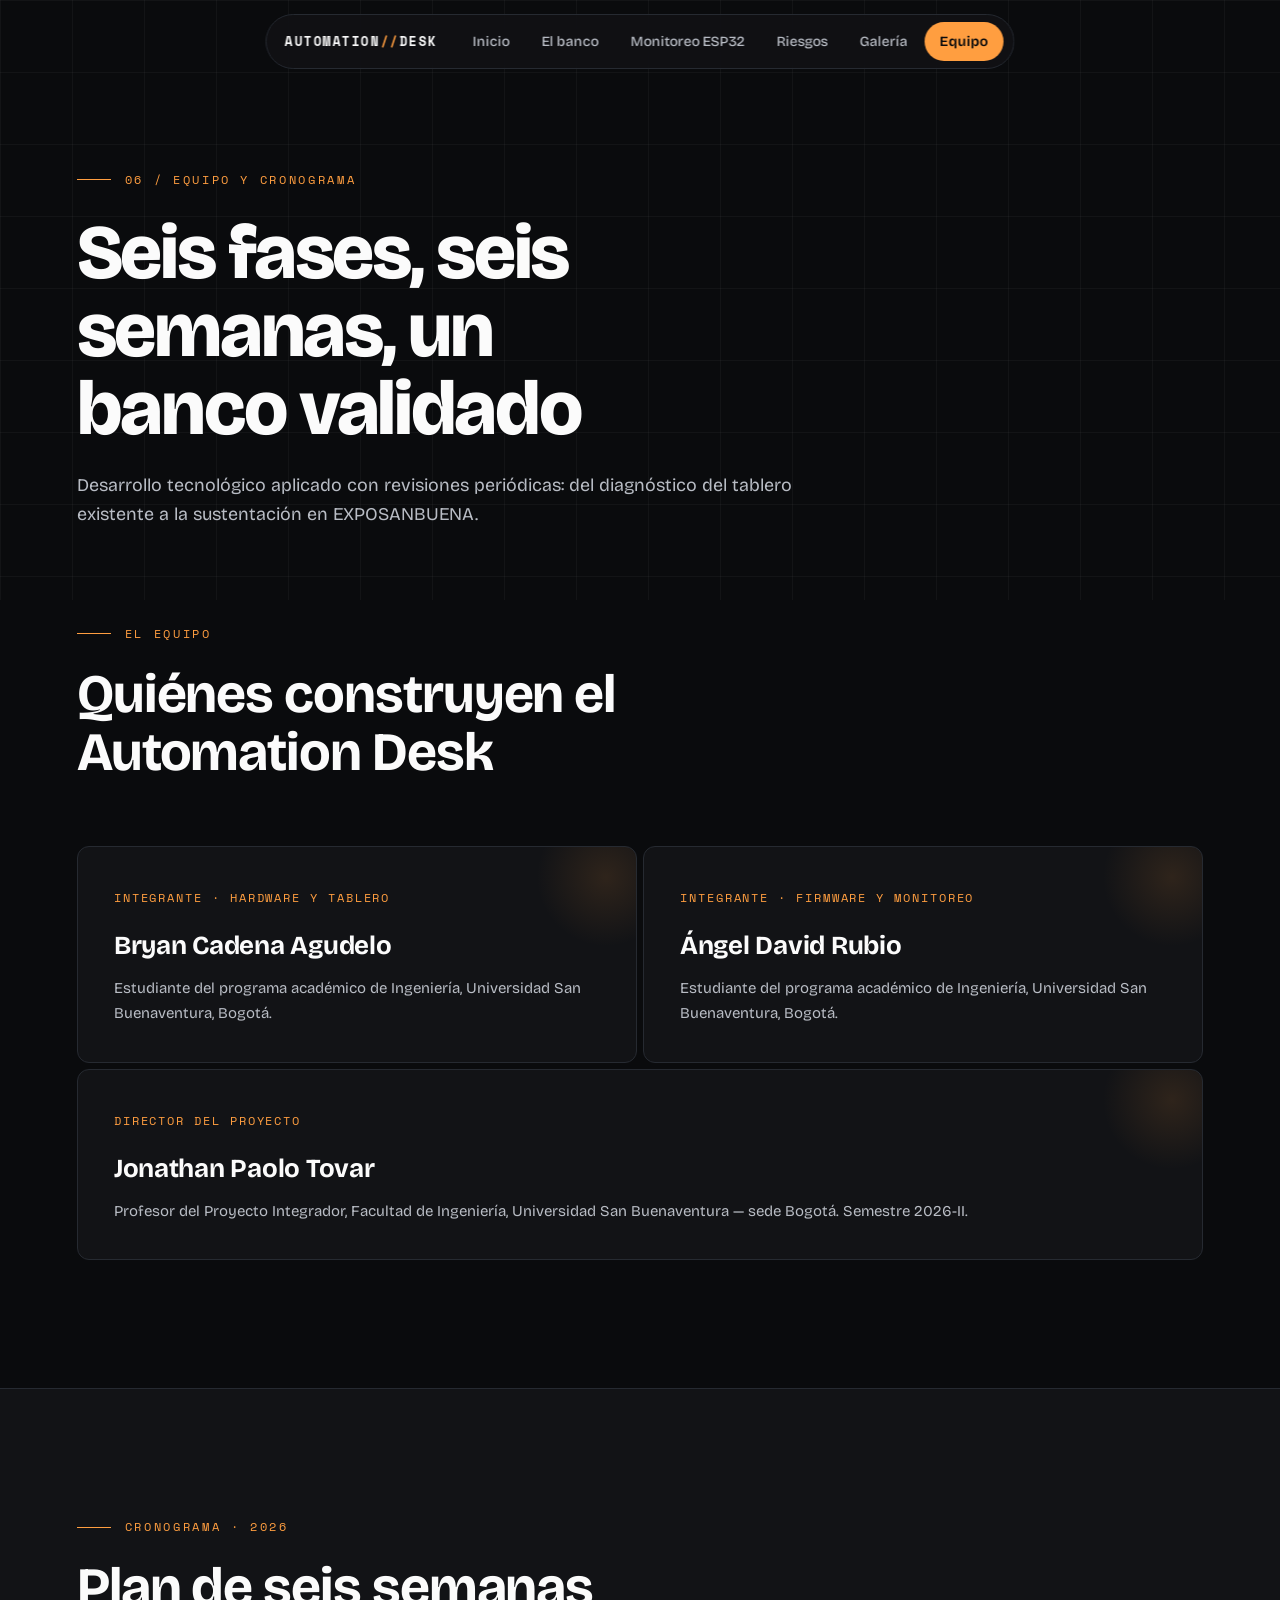
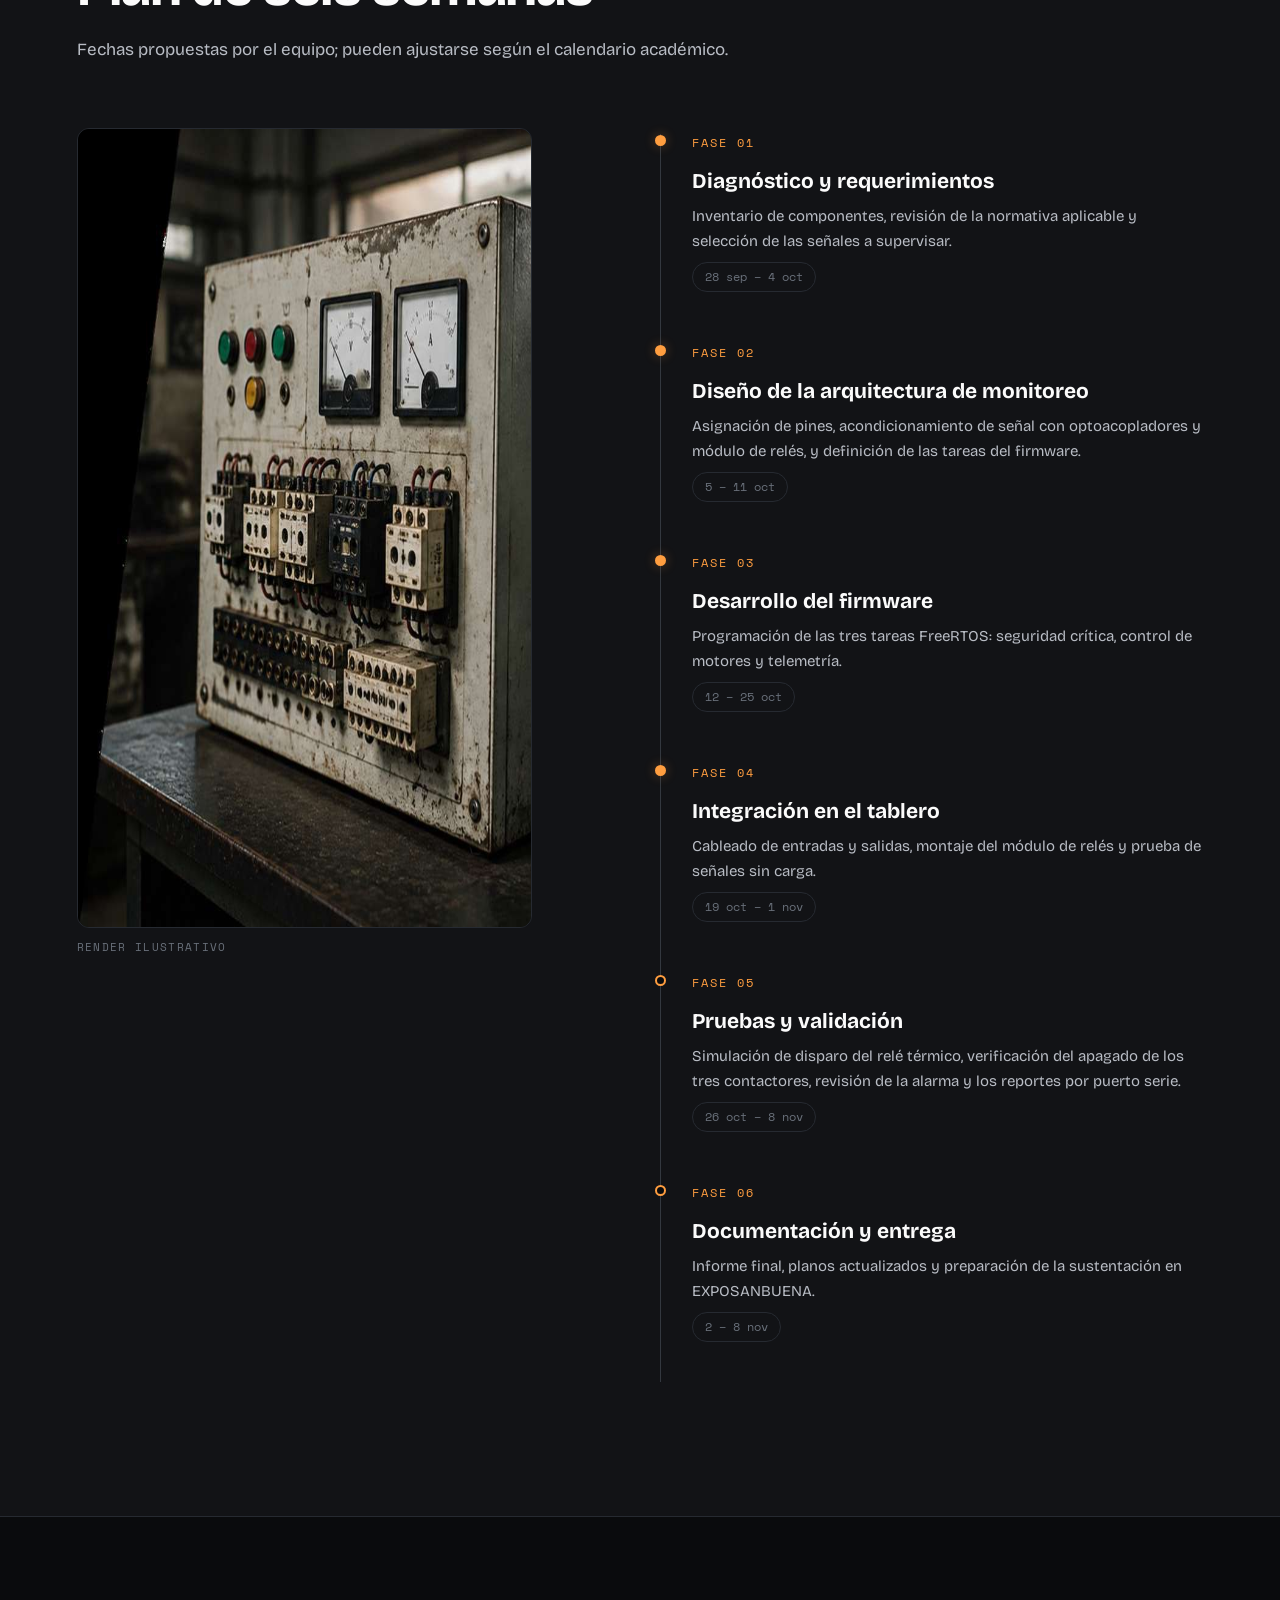
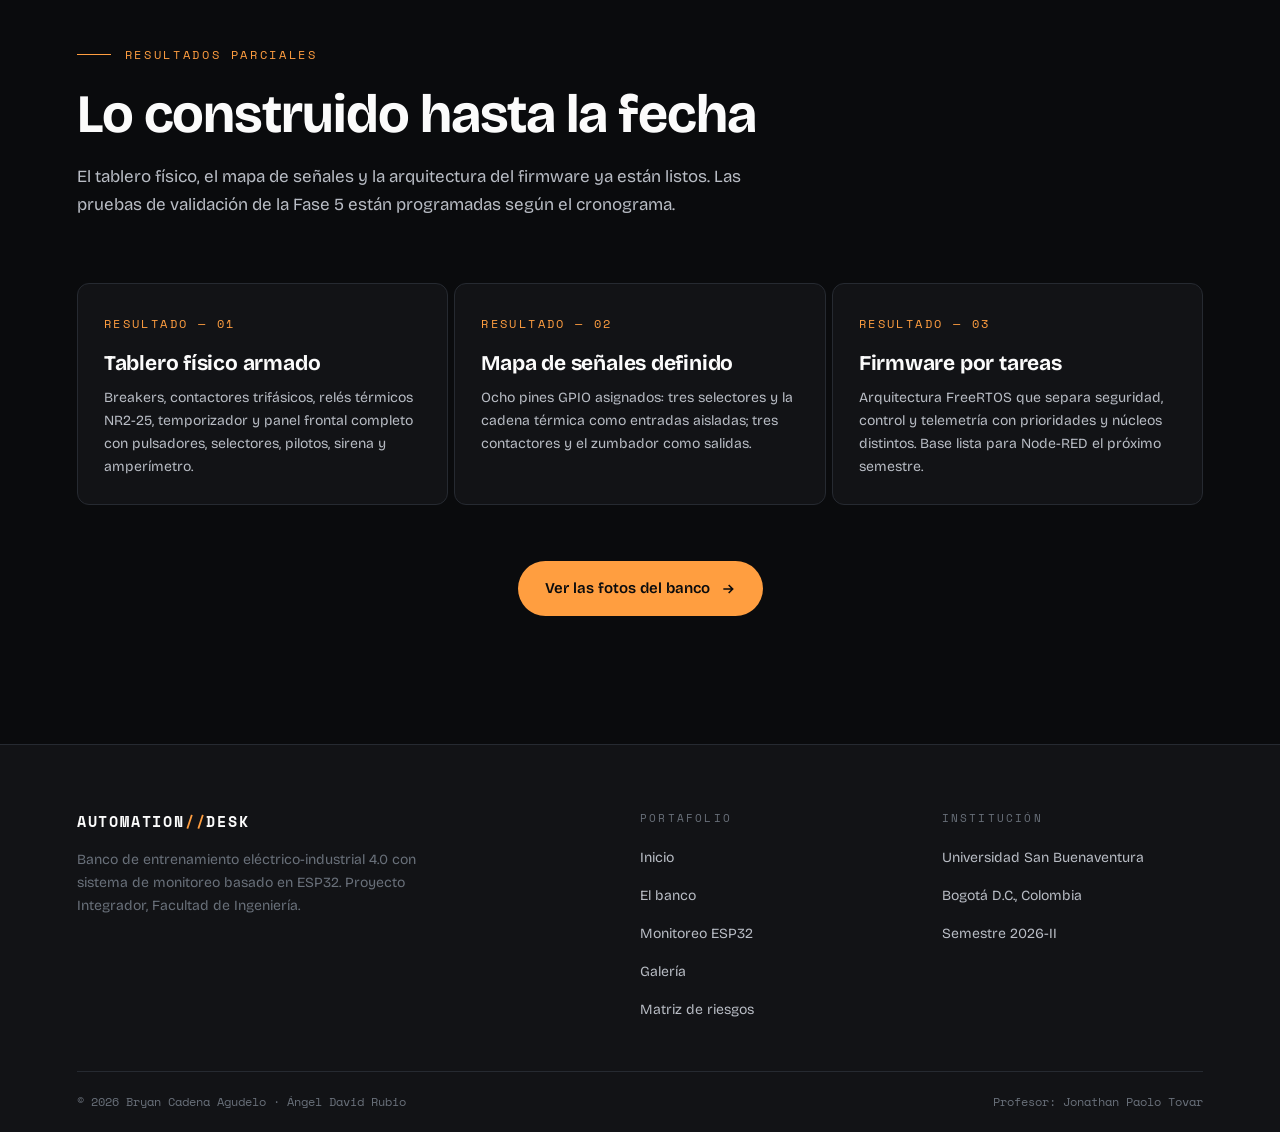
<file: automation-desk/equipo.html>
<!DOCTYPE html>
<html lang="es">
<head>
<meta charset="UTF-8">
<meta name="viewport" content="width=device-width, initial-scale=1.0">
<title>Equipo y cronograma — Automation Desk</title>
<meta name="description" content="Equipo del proyecto Automation Desk, cronograma de seis fases del semestre 2026-II y resultados parciales del banco de entrenamiento.">
<link rel="preconnect" href="https://fonts.googleapis.com">
<link rel="preconnect" href="https://fonts.gstatic.com" crossorigin>
<link href="https://fonts.googleapis.com/css2?family=Bricolage+Grotesque:opsz,wght@12..96,300;12..96,400;12..96,500;12..96,600;12..96,700;12..96,800&family=Space+Mono:wght@400;700&display=swap" rel="stylesheet">
<link rel="stylesheet" href="assets/css/style.css">
<link rel="icon" href="data:image/svg+xml,<svg xmlns='http://www.w3.org/2000/svg' viewBox='0 0 32 32'><rect width='32' height='32' rx='7' fill='%230A0B0D'/><circle cx='16' cy='16' r='7' fill='%23FF9E40'/></svg>">
</head>
<body>

<nav class="nav" aria-label="Navegación principal">
  <a class="nav-brand" href="index.html">AUTOMATION<b>//</b>DESK</a>
  <ul class="nav-links">
    <li><a href="index.html">Inicio</a></li>
    <li><a href="banco.html">El banco</a></li>
    <li><a href="monitoreo.html">Monitoreo ESP32</a></li>
    <li><a href="riesgos.html">Riesgos</a></li>
    <li><a href="galeria.html">Galería</a></li>
    <li><a href="equipo.html" aria-current="page">Equipo</a></li>
  </ul>
  <button class="nav-toggle" aria-label="Abrir menú" aria-expanded="false">
    <svg viewBox="0 0 24 24" fill="none" stroke="currentColor" stroke-width="2"><path d="M3 7h18M3 12h18M3 17h18"/></svg>
  </button>
</nav>

<div class="mobile-menu" role="dialog" aria-label="Menú">
  <button class="mobile-menu-close" aria-label="Cerrar menú">✕</button>
  <a href="index.html"><span class="idx">01</span>Inicio</a>
  <a href="banco.html"><span class="idx">02</span>El banco</a>
  <a href="monitoreo.html"><span class="idx">03</span>Monitoreo ESP32</a>
  <a href="riesgos.html"><span class="idx">04</span>Riesgos</a>
  <a href="galeria.html"><span class="idx">05</span>Galería</a>
  <a href="equipo.html" aria-current="page"><span class="idx">06</span>Equipo</a>
</div>

<header class="page-hero grid-bg">
  <div class="wrap">
    <span class="kicker rv">06 / Equipo y cronograma</span>
    <h1 class="rv rv-d1">Seis fases, seis semanas, un banco validado</h1>
    <p class="rv rv-d2">Desarrollo tecnológico aplicado con revisiones periódicas: del diagnóstico del tablero existente a la sustentación en EXPOSANBUENA.</p>
  </div>
</header>

<section class="section" style="padding-top:24px">
  <div class="wrap">
    <div class="section-head rv">
      <span class="kicker">El equipo</span>
      <h2>Quiénes construyen el Automation Desk</h2>
    </div>
    <div class="team">
      <article class="member rv">
        <span class="role">Integrante · Hardware y tablero</span>
        <h3>Bryan Cadena Agudelo</h3>
        <p>Estudiante del programa académico de Ingeniería, Universidad San Buenaventura, Bogotá.</p>
      </article>
      <article class="member rv rv-d1">
        <span class="role">Integrante · Firmware y monitoreo</span>
        <h3>Ángel David Rubio</h3>
        <p>Estudiante del programa académico de Ingeniería, Universidad San Buenaventura, Bogotá.</p>
      </article>
      <article class="member rv rv-d2" style="grid-column:1/-1">
        <span class="role">Director del proyecto</span>
        <h3>Jonathan Paolo Tovar</h3>
        <p>Profesor del Proyecto Integrador, Facultad de Ingeniería, Universidad San Buenaventura — sede Bogotá. Semestre 2026-II.</p>
      </article>
    </div>
  </div>
</section>

<section class="section" style="background:var(--surface);border-top:1px solid var(--border);border-bottom:1px solid var(--border)">
  <div class="wrap">
    <div class="section-head rv">
      <span class="kicker">Cronograma · 2026</span>
      <h2>Plan de seis semanas</h2>
      <p>Fechas propuestas por el equipo; pueden ajustarse según el calendario académico.</p>
    </div>
    <div class="split">
      <div class="l rv">
        <img src="assets/img/tablero-montaje.jpg" alt="Render ilustrativo de un tablero en taller" style="border-radius:var(--r-md);border:1px solid var(--border)" width="744" height="800" loading="lazy">
        <p class="img-note">Render ilustrativo</p>
      </div>
      <div class="r rv rv-d1">
        <div class="timeline">
          <div class="tl-item done">
            <span class="fase">FASE 01</span>
            <h3>Diagnóstico y requerimientos</h3>
            <p>Inventario de componentes, revisión de la normativa aplicable y selección de las señales a supervisar.</p>
            <span class="fecha">28 sep – 4 oct</span>
          </div>
          <div class="tl-item done">
            <span class="fase">FASE 02</span>
            <h3>Diseño de la arquitectura de monitoreo</h3>
            <p>Asignación de pines, acondicionamiento de señal con optoacopladores y módulo de relés, y definición de las tareas del firmware.</p>
            <span class="fecha">5 – 11 oct</span>
          </div>
          <div class="tl-item done">
            <span class="fase">FASE 03</span>
            <h3>Desarrollo del firmware</h3>
            <p>Programación de las tres tareas FreeRTOS: seguridad crítica, control de motores y telemetría.</p>
            <span class="fecha">12 – 25 oct</span>
          </div>
          <div class="tl-item done">
            <span class="fase">FASE 04</span>
            <h3>Integración en el tablero</h3>
            <p>Cableado de entradas y salidas, montaje del módulo de relés y prueba de señales sin carga.</p>
            <span class="fecha">19 oct – 1 nov</span>
          </div>
          <div class="tl-item">
            <span class="fase">FASE 05</span>
            <h3>Pruebas y validación</h3>
            <p>Simulación de disparo del relé térmico, verificación del apagado de los tres contactores, revisión de la alarma y los reportes por puerto serie.</p>
            <span class="fecha">26 oct – 8 nov</span>
          </div>
          <div class="tl-item">
            <span class="fase">FASE 06</span>
            <h3>Documentación y entrega</h3>
            <p>Informe final, planos actualizados y preparación de la sustentación en EXPOSANBUENA.</p>
            <span class="fecha">2 – 8 nov</span>
          </div>
        </div>
      </div>
    </div>
  </div>
</section>

<section class="section">
  <div class="wrap">
    <div class="section-head rv">
      <span class="kicker">Resultados parciales</span>
      <h2>Lo construido hasta la fecha</h2>
      <p>El tablero físico, el mapa de señales y la arquitectura del firmware ya están listos. Las pruebas de validación de la Fase 5 están programadas según el cronograma.</p>
    </div>
    <div class="mods" style="grid-template-columns:repeat(3,1fr)">
      <article class="mod rv" style="min-height:auto">
        <span class="idx">RESULTADO — 01</span>
        <h3>Tablero físico armado</h3>
        <p>Breakers, contactores trifásicos, relés térmicos NR2-25, temporizador y panel frontal completo con pulsadores, selectores, pilotos, sirena y amperímetro.</p>
      </article>
      <article class="mod rv rv-d1" style="min-height:auto">
        <span class="idx">RESULTADO — 02</span>
        <h3>Mapa de señales definido</h3>
        <p>Ocho pines GPIO asignados: tres selectores y la cadena térmica como entradas aisladas; tres contactores y el zumbador como salidas.</p>
      </article>
      <article class="mod rv rv-d2" style="min-height:auto">
        <span class="idx">RESULTADO — 03</span>
        <h3>Firmware por tareas</h3>
        <p>Arquitectura FreeRTOS que separa seguridad, control y telemetría con prioridades y núcleos distintos. Base lista para Node-RED el próximo semestre.</p>
      </article>
    </div>
    <div class="rv" style="margin-top:56px;text-align:center">
      <a class="btn btn-primary" href="galeria.html">Ver las fotos del banco
        <svg viewBox="0 0 24 24" fill="none" stroke="currentColor" stroke-width="2.4"><path d="M5 12h14M13 6l6 6-6 6"/></svg></a>
    </div>
  </div>
</section>

<footer>
  <div class="wrap">
    <div class="foot-grid">
      <div>
        <div class="foot-brand">AUTOMATION<b>//</b>DESK</div>
        <p>Banco de entrenamiento eléctrico-industrial 4.0 con sistema de monitoreo basado en ESP32. Proyecto Integrador, Facultad de Ingeniería.</p>
      </div>
      <div>
        <h4>Portafolio</h4>
        <ul>
          <li><a href="index.html">Inicio</a></li>
          <li><a href="banco.html">El banco</a></li>
          <li><a href="monitoreo.html">Monitoreo ESP32</a></li>
          <li><a href="galeria.html">Galería</a></li>
          <li><a href="riesgos.html">Matriz de riesgos</a></li>
        </ul>
      </div>
      <div>
        <h4>Institución</h4>
        <ul>
          <li><a href="https://www.usb.edu.co" target="_blank" rel="noopener">Universidad San Buenaventura</a></li>
          <li><span style="color:var(--muted);font-size:14px">Bogotá D.C., Colombia</span></li>
          <li><span style="color:var(--muted);font-size:14px">Semestre 2026-II</span></li>
        </ul>
      </div>
    </div>
    <div class="foot-bar">
      <span>© <span data-year>2026</span> Bryan Cadena Agudelo · Ángel David Rubio</span>
      <span>Profesor: Jonathan Paolo Tovar</span>
    </div>
  </div>
</footer>

<script src="assets/js/main.js"></script>
</body>
</html>
</file>
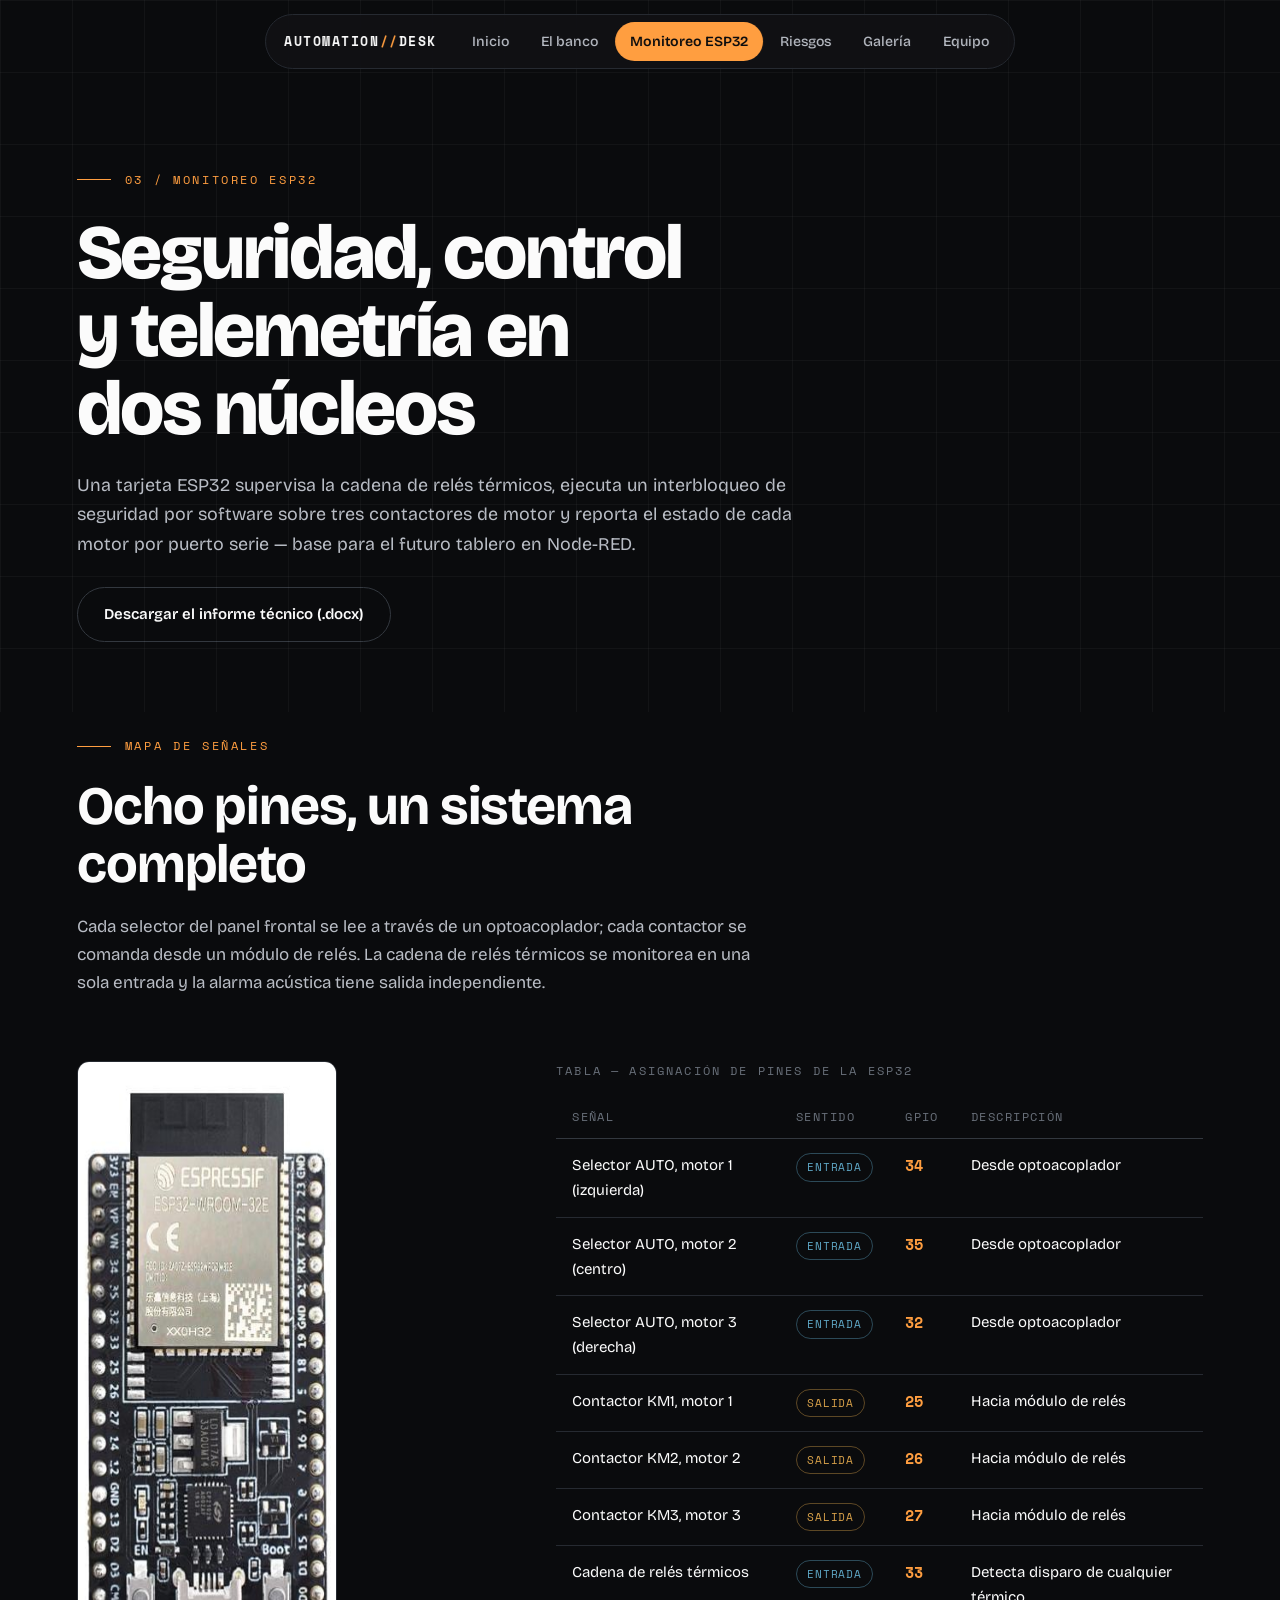
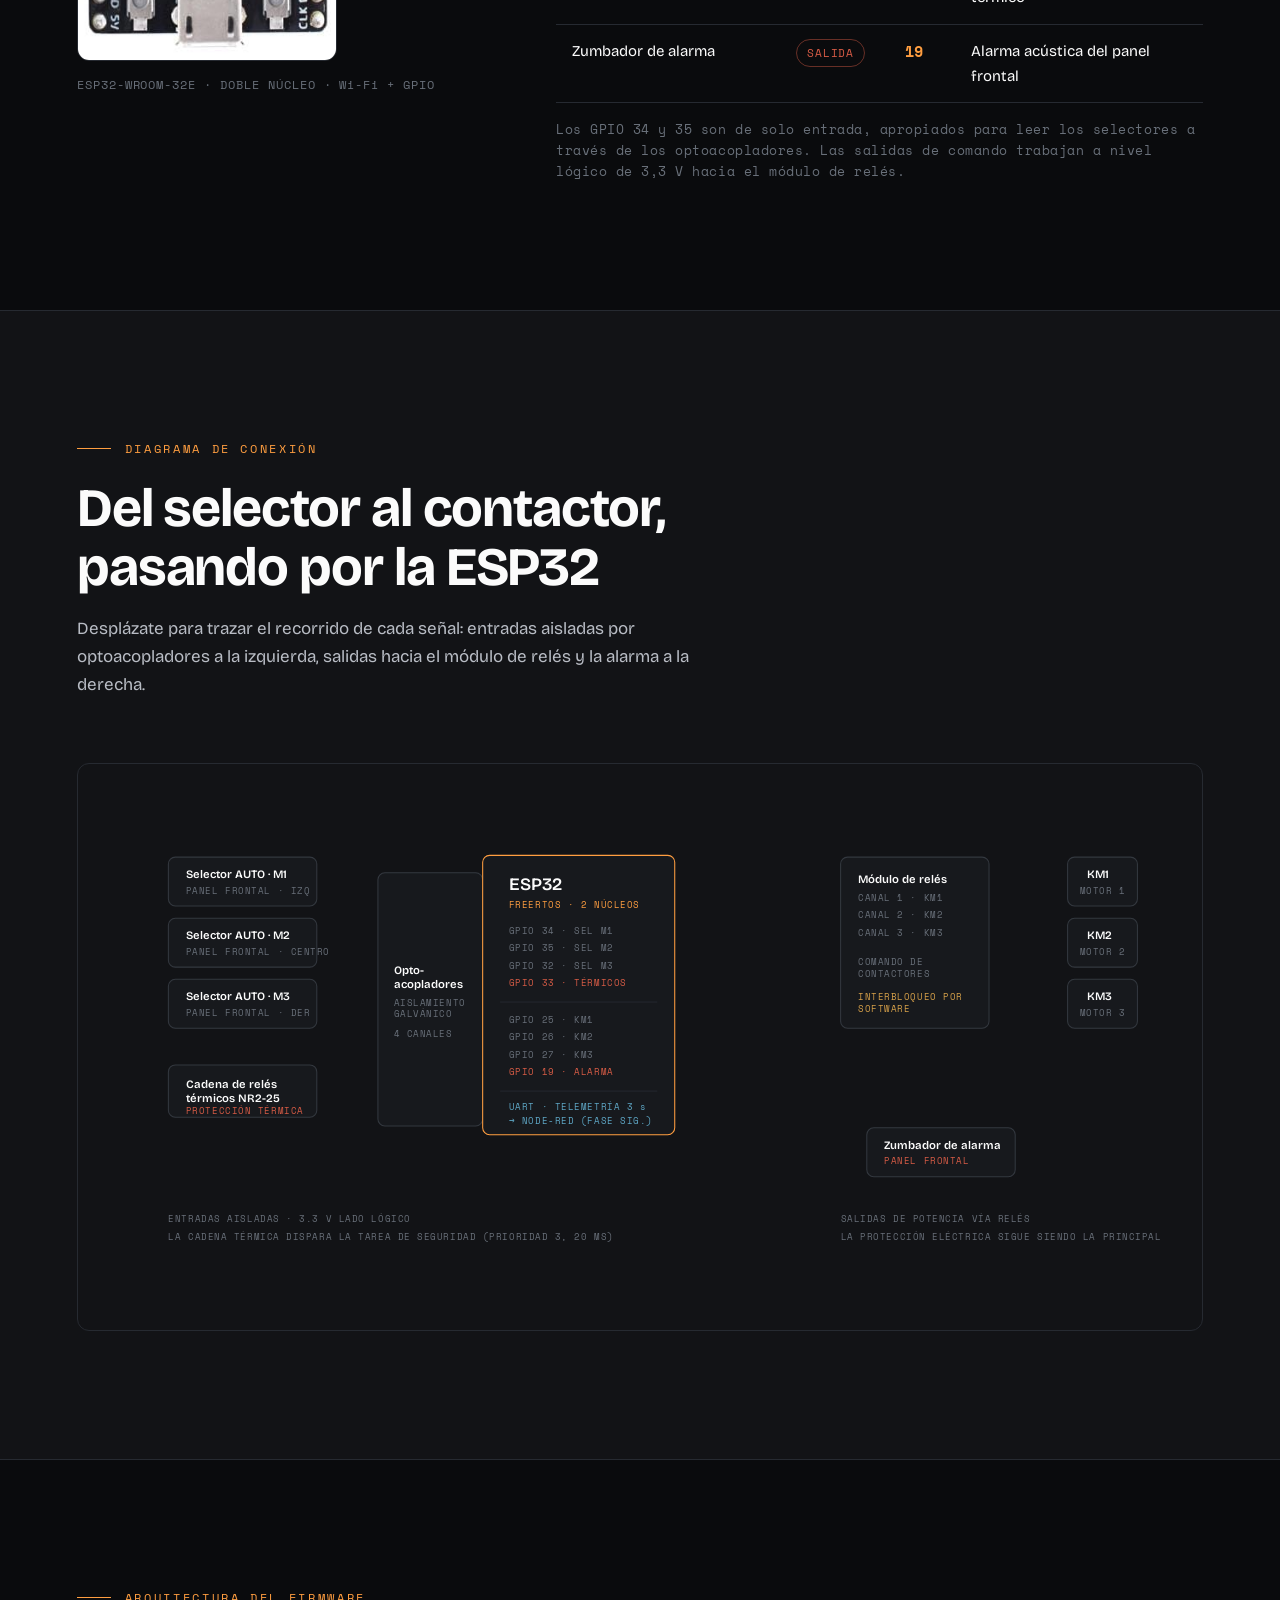
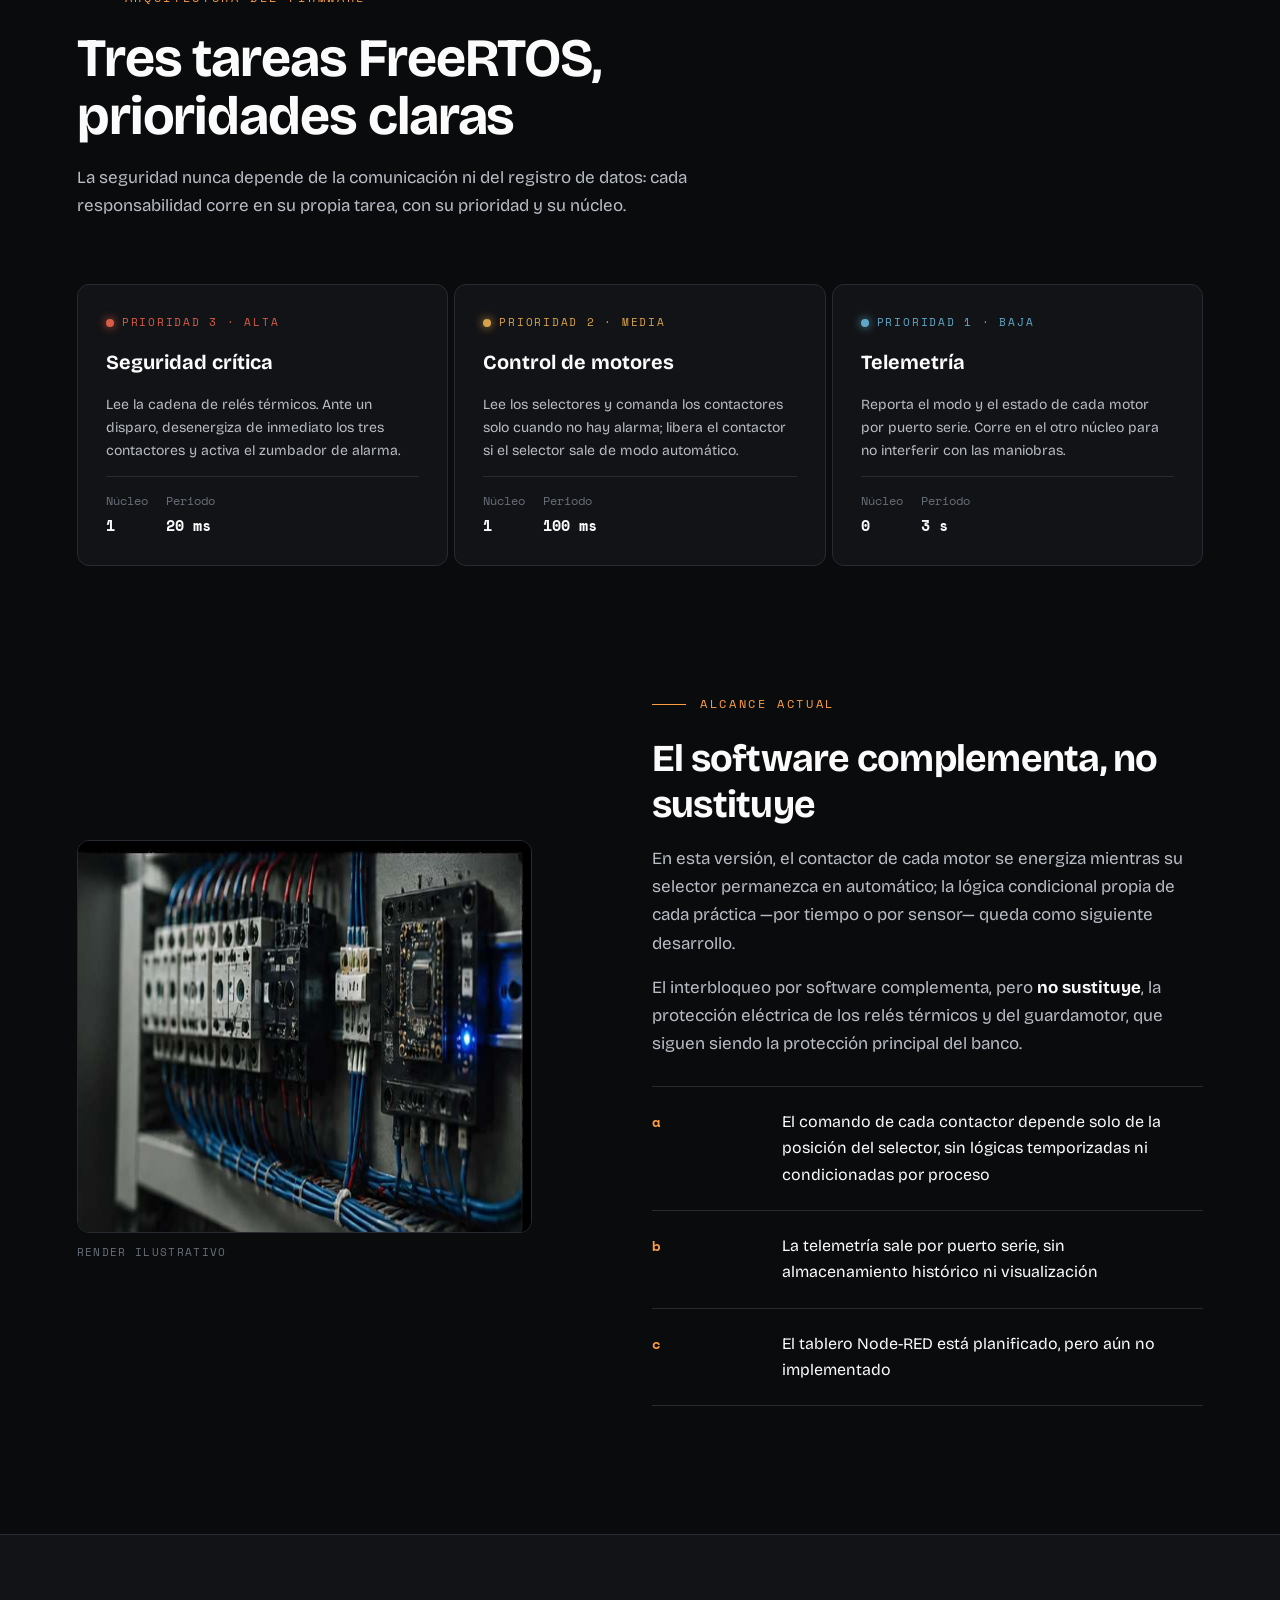
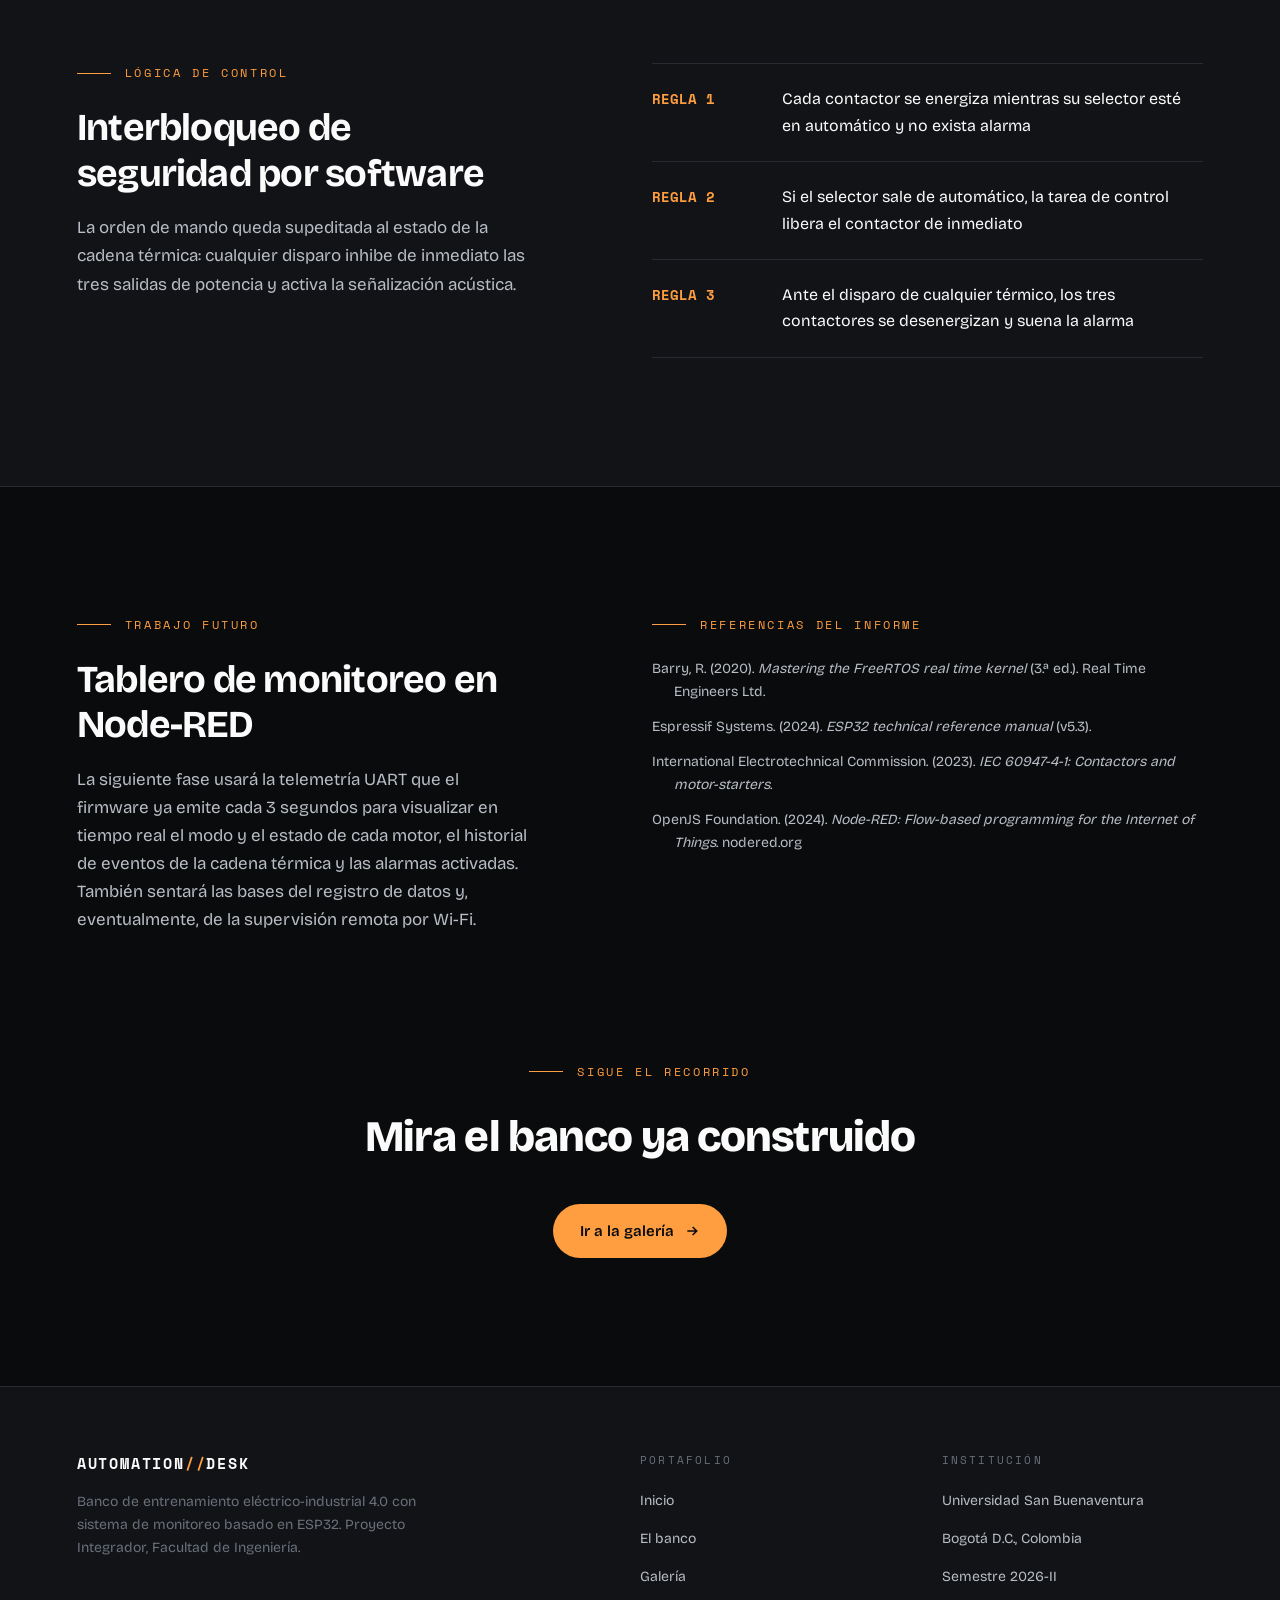
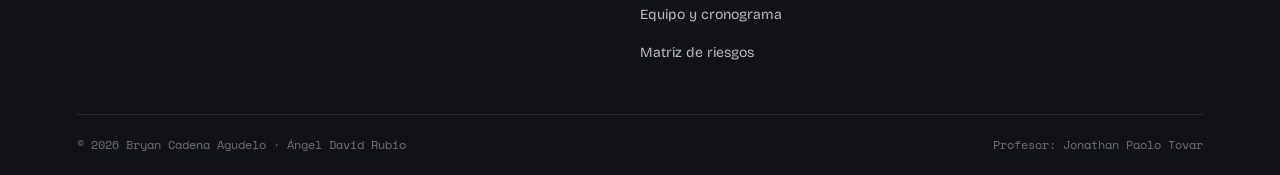
<file: automation-desk/monitoreo.html>
<!DOCTYPE html>
<html lang="es">
<head>
<meta charset="UTF-8">
<meta name="viewport" content="width=device-width, initial-scale=1.0">
<title>Monitoreo ESP32 — Automation Desk</title>
<meta name="description" content="Sistema de monitoreo del Automation Desk: mapa de señales GPIO de la ESP32, firmware FreeRTOS con tres tareas y diagrama de conexión con optoacopladores y módulo de relés.">
<link rel="preconnect" href="https://fonts.googleapis.com">
<link rel="preconnect" href="https://fonts.gstatic.com" crossorigin>
<link href="https://fonts.googleapis.com/css2?family=Bricolage+Grotesque:opsz,wght@12..96,300;12..96,400;12..96,500;12..96,600;12..96,700;12..96,800&family=Space+Mono:wght@400;700&display=swap" rel="stylesheet">
<link rel="stylesheet" href="assets/css/style.css">
<link rel="icon" href="data:image/svg+xml,<svg xmlns='http://www.w3.org/2000/svg' viewBox='0 0 32 32'><rect width='32' height='32' rx='7' fill='%230A0B0D'/><circle cx='16' cy='16' r='7' fill='%23FF9E40'/></svg>">
</head>
<body>

<nav class="nav" aria-label="Navegación principal">
  <a class="nav-brand" href="index.html">AUTOMATION<b>//</b>DESK</a>
  <ul class="nav-links">
    <li><a href="index.html">Inicio</a></li>
    <li><a href="banco.html">El banco</a></li>
    <li><a href="monitoreo.html" aria-current="page">Monitoreo ESP32</a></li>
    <li><a href="riesgos.html">Riesgos</a></li>
    <li><a href="galeria.html">Galería</a></li>
    <li><a href="equipo.html">Equipo</a></li>
  </ul>
  <button class="nav-toggle" aria-label="Abrir menú" aria-expanded="false">
    <svg viewBox="0 0 24 24" fill="none" stroke="currentColor" stroke-width="2"><path d="M3 7h18M3 12h18M3 17h18"/></svg>
  </button>
</nav>

<div class="mobile-menu" role="dialog" aria-label="Menú">
  <button class="mobile-menu-close" aria-label="Cerrar menú">✕</button>
  <a href="index.html"><span class="idx">01</span>Inicio</a>
  <a href="banco.html"><span class="idx">02</span>El banco</a>
  <a href="monitoreo.html" aria-current="page"><span class="idx">03</span>Monitoreo ESP32</a>
  <a href="riesgos.html"><span class="idx">04</span>Riesgos</a>
  <a href="galeria.html"><span class="idx">05</span>Galería</a>
  <a href="equipo.html"><span class="idx">06</span>Equipo</a>
</div>

<header class="page-hero grid-bg">
  <div class="wrap">
    <span class="kicker rv">03 / Monitoreo ESP32</span>
    <h1 class="rv rv-d1">Seguridad, control y telemetría en dos núcleos</h1>
    <p class="rv rv-d2">Una tarjeta ESP32 supervisa la cadena de relés térmicos, ejecuta un interbloqueo de seguridad por software sobre tres contactores de motor y reporta el estado de cada motor por puerto serie — base para el futuro tablero en Node-RED.</p>
    <p class="rv rv-d3" style="margin-top:28px"><a class="btn btn-ghost" href="docs/Automation_Desk_Informe.docx" download>Descargar el informe técnico (.docx)</a></p>
  </div>
</header>

<section class="section" style="padding-top:24px">
  <div class="wrap">
    <div class="section-head rv">
      <span class="kicker">Mapa de señales</span>
      <h2>Ocho pines, un sistema completo</h2>
      <p>Cada selector del panel frontal se lee a través de un optoacoplador; cada contactor se comanda desde un módulo de relés. La cadena de relés térmicos se monitorea en una sola entrada y la alarma acústica tiene salida independiente.</p>
    </div>
    <div class="split">
      <div class="l rv">
        <img src="assets/img/esp32-wroom32e.jpg" alt="Foto de la tarjeta de desarrollo ESP32 con módulo ESP32-WROOM-32E" style="border-radius:var(--r-md);border:1px solid var(--border);width:100%;max-width:260px" width="302" height="600" loading="lazy">
        <p class="mono" style="font-size:12px;color:var(--faint);margin-top:14px;letter-spacing:.08em">ESP32-WROOM-32E · DOBLE NÚCLEO · Wi-Fi + GPIO</p>
      </div>
      <div class="r-wide rv rv-d1">
        <table class="tech-table">
          <caption>Tabla — Asignación de pines de la ESP32</caption>
          <thead>
            <tr><th>Señal</th><th>Sentido</th><th>GPIO</th><th>Descripción</th></tr>
          </thead>
          <tbody>
            <tr><td>Selector AUTO, motor 1 (izquierda)</td><td><span class="chip in">ENTRADA</span></td><td class="gpio">34</td><td>Desde optoacoplador</td></tr>
            <tr><td>Selector AUTO, motor 2 (centro)</td><td><span class="chip in">ENTRADA</span></td><td class="gpio">35</td><td>Desde optoacoplador</td></tr>
            <tr><td>Selector AUTO, motor 3 (derecha)</td><td><span class="chip in">ENTRADA</span></td><td class="gpio">32</td><td>Desde optoacoplador</td></tr>
            <tr><td>Contactor KM1, motor 1</td><td><span class="chip out">SALIDA</span></td><td class="gpio">25</td><td>Hacia módulo de relés</td></tr>
            <tr><td>Contactor KM2, motor 2</td><td><span class="chip out">SALIDA</span></td><td class="gpio">26</td><td>Hacia módulo de relés</td></tr>
            <tr><td>Contactor KM3, motor 3</td><td><span class="chip out">SALIDA</span></td><td class="gpio">27</td><td>Hacia módulo de relés</td></tr>
            <tr><td>Cadena de relés térmicos</td><td><span class="chip in">ENTRADA</span></td><td class="gpio">33</td><td>Detecta disparo de cualquier térmico</td></tr>
            <tr><td>Zumbador de alarma</td><td><span class="chip alarm">SALIDA</span></td><td class="gpio">19</td><td>Alarma acústica del panel frontal</td></tr>
          </tbody>
        </table>
        <p class="note">Los GPIO 34 y 35 son de solo entrada, apropiados para leer los selectores a través de los optoacopladores. Las salidas de comando trabajan a nivel lógico de 3,3 V hacia el módulo de relés.</p>
      </div>
    </div>
  </div>
</section>

<section class="section" style="background:var(--surface);border-top:1px solid var(--border);border-bottom:1px solid var(--border)">
  <div class="wrap">
    <div class="section-head rv">
      <span class="kicker">Diagrama de conexión</span>
      <h2>Del selector al contactor, pasando por la ESP32</h2>
      <p>Desplázate para trazar el recorrido de cada señal: entradas aisladas por optoacopladores a la izquierda, salidas hacia el módulo de relés y la alarma a la derecha.</p>
    </div>
    <div class="diagram-wrap rv">
      <svg viewBox="0 0 1200 560" role="img" aria-label="Diagrama de señales: selectores y cadena térmica entran por optoacopladores a la ESP32; las salidas van al módulo de relés que comanda los contactores y al zumbador de alarma">
        <!-- cables: entradas -->
        <path class="dg-wire" d="M230 90 C 320 90, 330 120, 420 120"/>
        <path class="dg-wire" d="M230 160 C 320 160, 330 160, 420 160"/>
        <path class="dg-wire" d="M230 230 C 320 230, 330 200, 420 200"/>
        <path class="dg-wire live" d="M230 330 C 330 330, 340 300, 420 300"/>
        <!-- cables: salidas -->
        <path class="dg-wire live" d="M640 120 C 730 120, 740 90, 830 90"/>
        <path class="dg-wire" d="M640 160 C 730 160, 740 160, 830 160"/>
        <path class="dg-wire" d="M640 200 C 730 200, 740 230, 830 230"/>
        <path class="dg-wire live" d="M640 300 C 740 300, 760 400, 860 400"/>
        <!-- relés a contactores -->
        <path class="dg-wire" d="M1000 90 C 1060 90, 1060 90, 1110 90"/>
        <path class="dg-wire" d="M1000 160 C 1060 160, 1060 160, 1110 160"/>
        <path class="dg-wire" d="M1000 230 C 1060 230, 1060 230, 1110 230"/>

        <!-- entradas: selectores -->
        <rect class="dg-box" x="60" y="62" width="170" height="56" rx="8"/>
        <text class="dg-txt" x="80" y="86">Selector AUTO · M1</text>
        <text class="dg-mono" x="80" y="104">PANEL FRONTAL · IZQ</text>
        <rect class="dg-box" x="60" y="132" width="170" height="56" rx="8"/>
        <text class="dg-txt" x="80" y="156">Selector AUTO · M2</text>
        <text class="dg-mono" x="80" y="174">PANEL FRONTAL · CENTRO</text>
        <rect class="dg-box" x="60" y="202" width="170" height="56" rx="8"/>
        <text class="dg-txt" x="80" y="226">Selector AUTO · M3</text>
        <text class="dg-mono" x="80" y="244">PANEL FRONTAL · DER</text>
        <rect class="dg-box" x="60" y="300" width="170" height="60" rx="8"/>
        <text class="dg-txt" x="80" y="326">Cadena de relés</text>
        <text class="dg-txt" x="80" y="342">térmicos NR2-25</text>
        <text class="dg-mono" x="80" y="356" style="fill:#D85C46">PROTECCIÓN TÉRMICA</text>

        <!-- optoacopladores -->
        <rect class="dg-box" x="300" y="80" width="120" height="290" rx="8"/>
        <text class="dg-txt" x="318" y="196">Opto-</text>
        <text class="dg-txt" x="318" y="212">acopladores</text>
        <text class="dg-mono" x="318" y="232">AISLAMIENTO</text>
        <text class="dg-mono" x="318" y="245">GALVÁNICO</text>
        <text class="dg-mono" x="318" y="268">4 CANALES</text>

        <!-- ESP32 core -->
        <rect class="dg-box core" x="420" y="60" width="220" height="320" rx="12"/>
        <text class="dg-txt" x="450" y="100" style="font-size:20px">ESP32</text>
        <text class="dg-mono hot" x="450" y="120">FREERTOS · 2 NÚCLEOS</text>
        <text class="dg-mono" x="450" y="150">GPIO 34 · SEL M1</text>
        <text class="dg-mono" x="450" y="170">GPIO 35 · SEL M2</text>
        <text class="dg-mono" x="450" y="190">GPIO 32 · SEL M3</text>
        <text class="dg-mono" x="450" y="210" style="fill:#D85C46">GPIO 33 · TÉRMICOS</text>
        <line x1="440" y1="228" x2="620" y2="228" stroke="#262A31" stroke-width="1"/>
        <text class="dg-mono" x="450" y="252">GPIO 25 · KM1</text>
        <text class="dg-mono" x="450" y="272">GPIO 26 · KM2</text>
        <text class="dg-mono" x="450" y="292">GPIO 27 · KM3</text>
        <text class="dg-mono" x="450" y="312" style="fill:#D85C46">GPIO 19 · ALARMA</text>
        <line x1="440" y1="330" x2="620" y2="330" stroke="#262A31" stroke-width="1"/>
        <text class="dg-mono" x="450" y="352" style="fill:#5FA8C7">UART · TELEMETRÍA 3 s</text>
        <text class="dg-mono" x="450" y="368" style="fill:#5FA8C7">→ NODE-RED (FASE SIG.)</text>

        <!-- módulo de relés -->
        <rect class="dg-box" x="830" y="62" width="170" height="196" rx="8"/>
        <text class="dg-txt" x="850" y="92">Módulo de relés</text>
        <text class="dg-mono" x="850" y="112">CANAL 1 · KM1</text>
        <text class="dg-mono" x="850" y="132">CANAL 2 · KM2</text>
        <text class="dg-mono" x="850" y="152">CANAL 3 · KM3</text>
        <text class="dg-mono" x="850" y="186">COMANDO DE</text>
        <text class="dg-mono" x="850" y="199">CONTACTORES</text>
        <text class="dg-mono" x="850" y="226" style="fill:#D9A24A">INTERBLOQUEO POR</text>
        <text class="dg-mono" x="850" y="239" style="fill:#D9A24A">SOFTWARE</text>

        <!-- contactores -->
        <rect class="dg-box" x="1110" y="62" width="80" height="56" rx="8" transform="translate(-20,0)"/>
        <text class="dg-txt" x="1112" y="86">KM1</text>
        <text class="dg-mono" x="1104" y="104">MOTOR 1</text>
        <rect class="dg-box" x="1110" y="132" width="80" height="56" rx="8" transform="translate(-20,0)"/>
        <text class="dg-txt" x="1112" y="156">KM2</text>
        <text class="dg-mono" x="1104" y="174">MOTOR 2</text>
        <rect class="dg-box" x="1110" y="202" width="80" height="56" rx="8" transform="translate(-20,0)"/>
        <text class="dg-txt" x="1112" y="226">KM3</text>
        <text class="dg-mono" x="1104" y="244">MOTOR 3</text>

        <!-- zumbador -->
        <rect class="dg-box" x="860" y="372" width="170" height="56" rx="8"/>
        <text class="dg-txt" x="880" y="396">Zumbador de alarma</text>
        <text class="dg-mono" x="880" y="414" style="fill:#D85C46">PANEL FRONTAL</text>

        <!-- notas al pie del diagrama -->
        <text class="dg-mono" x="60" y="480">ENTRADAS AISLADAS · 3.3 V LADO LÓGICO</text>
        <text class="dg-mono" x="60" y="500">LA CADENA TÉRMICA DISPARA LA TAREA DE SEGURIDAD (PRIORIDAD 3, 20 MS)</text>
        <text class="dg-mono" x="830" y="480">SALIDAS DE POTENCIA VÍA RELÉS</text>
        <text class="dg-mono" x="830" y="500">LA PROTECCIÓN ELÉCTRICA SIGUE SIENDO LA PRINCIPAL</text>
      </svg>
    </div>
  </div>
</section>

<section class="section">
  <div class="wrap">
    <div class="section-head rv">
      <span class="kicker">Arquitectura del firmware</span>
      <h2>Tres tareas FreeRTOS, prioridades claras</h2>
      <p>La seguridad nunca depende de la comunicación ni del registro de datos: cada responsabilidad corre en su propia tarea, con su prioridad y su núcleo.</p>
    </div>
    <div class="tasks">
      <article class="task p3 rv">
        <span class="prio"><i></i>Prioridad 3 · Alta</span>
        <h3>Seguridad crítica</h3>
        <p>Lee la cadena de relés térmicos. Ante un disparo, desenergiza de inmediato los tres contactores y activa el zumbador de alarma.</p>
        <div class="specs">
          <span>Núcleo<b>1</b></span>
          <span>Periodo<b>20 ms</b></span>
        </div>
      </article>
      <article class="task p2 rv rv-d1">
        <span class="prio"><i></i>Prioridad 2 · Media</span>
        <h3>Control de motores</h3>
        <p>Lee los selectores y comanda los contactores solo cuando no hay alarma; libera el contactor si el selector sale de modo automático.</p>
        <div class="specs">
          <span>Núcleo<b>1</b></span>
          <span>Periodo<b>100 ms</b></span>
        </div>
      </article>
      <article class="task p1 rv rv-d2">
        <span class="prio"><i></i>Prioridad 1 · Baja</span>
        <h3>Telemetría</h3>
        <p>Reporta el modo y el estado de cada motor por puerto serie. Corre en el otro núcleo para no interferir con las maniobras.</p>
        <div class="specs">
          <span>Núcleo<b>0</b></span>
          <span>Periodo<b>3 s</b></span>
        </div>
      </article>
    </div>
  </div>
</section>

<section class="section" style="padding-top:0">
  <div class="wrap">
    <div class="split" style="align-items:center">
      <div class="l rv">
        <img src="assets/img/cableado-esp32.jpg" alt="Render ilustrativo de la integración de la ESP32 al cableado del tablero" style="border-radius:var(--r-md);border:1px solid var(--border)" width="797" height="393" loading="lazy">
        <p class="img-note">Render ilustrativo</p>
      </div>
      <div class="r rv rv-d1">
        <span class="kicker">Alcance actual</span>
        <h2 style="font-size:clamp(24px,3vw,38px);font-weight:700;letter-spacing:-.02em;margin:22px 0 18px;line-height:1.2">El software complementa, no sustituye</h2>
        <p style="color:var(--muted)">En esta versión, el contactor de cada motor se energiza mientras su selector permanezca en automático; la lógica condicional propia de cada práctica —por tiempo o por sensor— queda como siguiente desarrollo.</p>
        <p style="color:var(--muted);margin-top:16px">El interbloqueo por software complementa, pero <strong style="color:var(--text)">no sustituye</strong>, la protección eléctrica de los relés térmicos y del guardamotor, que siguen siendo la protección principal del banco.</p>
        <div class="norm-list" style="margin-top:28px">
          <div class="norm"><span class="code">a</span><span class="desc">El comando de cada contactor depende solo de la posición del selector, sin lógicas temporizadas ni condicionadas por proceso</span></div>
          <div class="norm"><span class="code">b</span><span class="desc">La telemetría sale por puerto serie, sin almacenamiento histórico ni visualización</span></div>
          <div class="norm"><span class="code">c</span><span class="desc">El tablero Node-RED está planificado, pero aún no implementado</span></div>
        </div>
      </div>
    </div>
  </div>
</section>

<section class="section" style="background:var(--surface);border-top:1px solid var(--border);border-bottom:1px solid var(--border)">
  <div class="wrap">
    <div class="split">
      <div class="l rv">
        <span class="kicker">Lógica de control</span>
        <h2 style="font-size:clamp(24px,3vw,38px);font-weight:700;letter-spacing:-.02em;margin:22px 0 18px;line-height:1.2">Interbloqueo de seguridad por software</h2>
        <p style="color:var(--muted)">La orden de mando queda supeditada al estado de la cadena térmica: cualquier disparo inhibe de inmediato las tres salidas de potencia y activa la señalización acústica.</p>
      </div>
      <div class="r rv rv-d1">
        <div class="norm-list">
          <div class="norm"><span class="code">REGLA 1</span><span class="desc">Cada contactor se energiza mientras su selector esté en automático y no exista alarma</span></div>
          <div class="norm"><span class="code">REGLA 2</span><span class="desc">Si el selector sale de automático, la tarea de control libera el contactor de inmediato</span></div>
          <div class="norm"><span class="code">REGLA 3</span><span class="desc">Ante el disparo de cualquier térmico, los tres contactores se desenergizan y suena la alarma</span></div>
        </div>
      </div>
    </div>
  </div>
</section>

<section class="section">
  <div class="wrap">
    <div class="split">
      <div class="l rv">
        <span class="kicker">Trabajo futuro</span>
        <h2 style="font-size:clamp(24px,3vw,38px);font-weight:700;letter-spacing:-.02em;margin:22px 0 18px;line-height:1.2">Tablero de monitoreo en Node-RED</h2>
        <p style="color:var(--muted)">La siguiente fase usará la telemetría UART que el firmware ya emite cada 3 segundos para visualizar en tiempo real el modo y el estado de cada motor, el historial de eventos de la cadena térmica y las alarmas activadas. También sentará las bases del registro de datos y, eventualmente, de la supervisión remota por Wi-Fi.</p>
      </div>
      <div class="r rv rv-d1">
        <span class="kicker" style="margin-bottom:22px">Referencias del informe</span>
        <ul class="refs">
          <li>Barry, R. (2020). <em>Mastering the FreeRTOS real time kernel</em> (3.ª ed.). Real Time Engineers Ltd.</li>
          <li>Espressif Systems. (2024). <em>ESP32 technical reference manual</em> (v5.3).</li>
          <li>International Electrotechnical Commission. (2023). <em>IEC 60947-4-1: Contactors and motor-starters</em>.</li>
          <li>OpenJS Foundation. (2024). <em>Node-RED: Flow-based programming for the Internet of Things</em>. nodered.org</li>
        </ul>
      </div>
    </div>
  </div>
</section>

<section class="section" style="padding-top:0">
  <div class="wrap" style="text-align:center">
    <div class="rv" style="display:inline-block">
      <span class="kicker" style="justify-content:center">Sigue el recorrido</span>
      <h2 style="font-size:clamp(26px,3.4vw,44px);font-weight:800;letter-spacing:-.02em;margin:20px 0 30px">Mira el banco ya construido</h2>
      <a class="btn btn-primary" href="galeria.html">Ir a la galería
        <svg viewBox="0 0 24 24" fill="none" stroke="currentColor" stroke-width="2.4"><path d="M5 12h14M13 6l6 6-6 6"/></svg></a>
    </div>
  </div>
</section>

<footer>
  <div class="wrap">
    <div class="foot-grid">
      <div>
        <div class="foot-brand">AUTOMATION<b>//</b>DESK</div>
        <p>Banco de entrenamiento eléctrico-industrial 4.0 con sistema de monitoreo basado en ESP32. Proyecto Integrador, Facultad de Ingeniería.</p>
      </div>
      <div>
        <h4>Portafolio</h4>
        <ul>
          <li><a href="index.html">Inicio</a></li>
          <li><a href="banco.html">El banco</a></li>
          <li><a href="galeria.html">Galería</a></li>
          <li><a href="equipo.html">Equipo y cronograma</a></li>
          <li><a href="riesgos.html">Matriz de riesgos</a></li>
        </ul>
      </div>
      <div>
        <h4>Institución</h4>
        <ul>
          <li><a href="https://www.usb.edu.co" target="_blank" rel="noopener">Universidad San Buenaventura</a></li>
          <li><span style="color:var(--muted);font-size:14px">Bogotá D.C., Colombia</span></li>
          <li><span style="color:var(--muted);font-size:14px">Semestre 2026-II</span></li>
        </ul>
      </div>
    </div>
    <div class="foot-bar">
      <span>© <span data-year>2026</span> Bryan Cadena Agudelo · Ángel David Rubio</span>
      <span>Profesor: Jonathan Paolo Tovar</span>
    </div>
  </div>
</footer>

<script src="assets/js/main.js"></script>
</body>
</html>
</file>
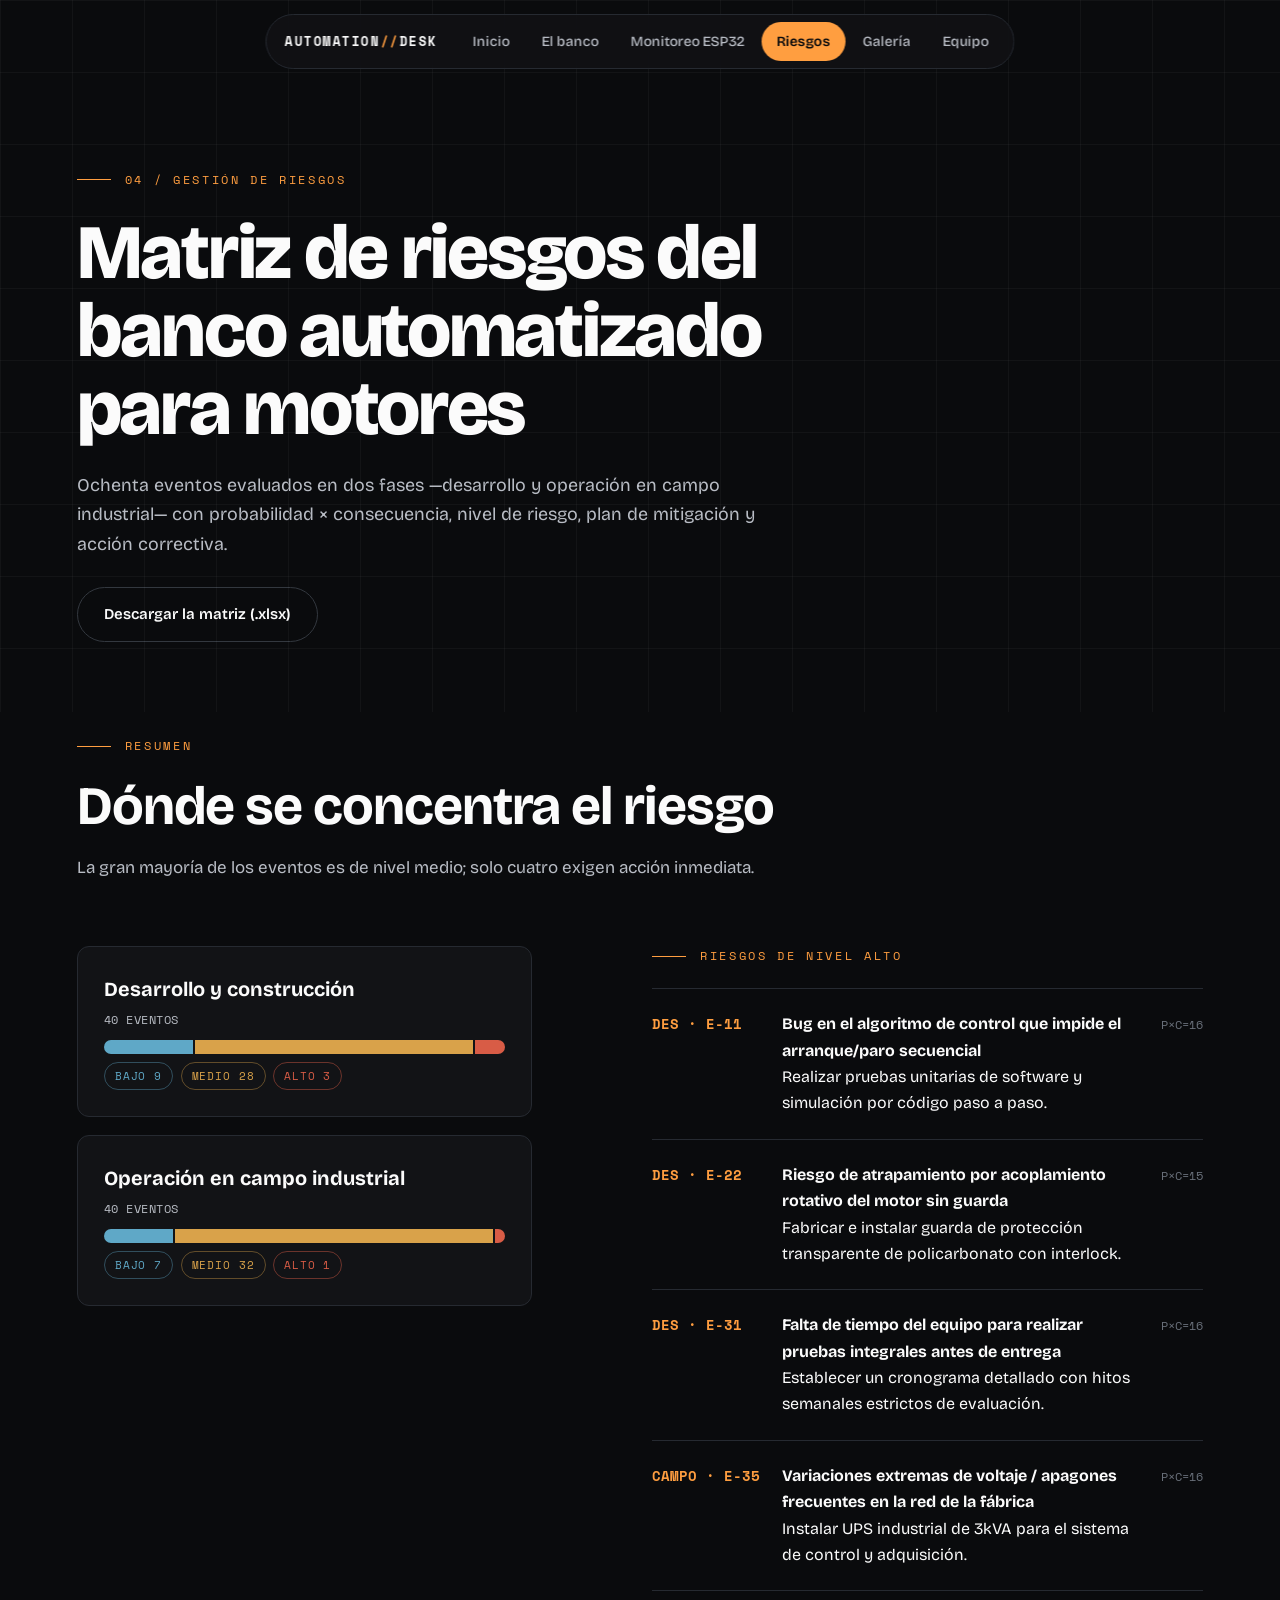
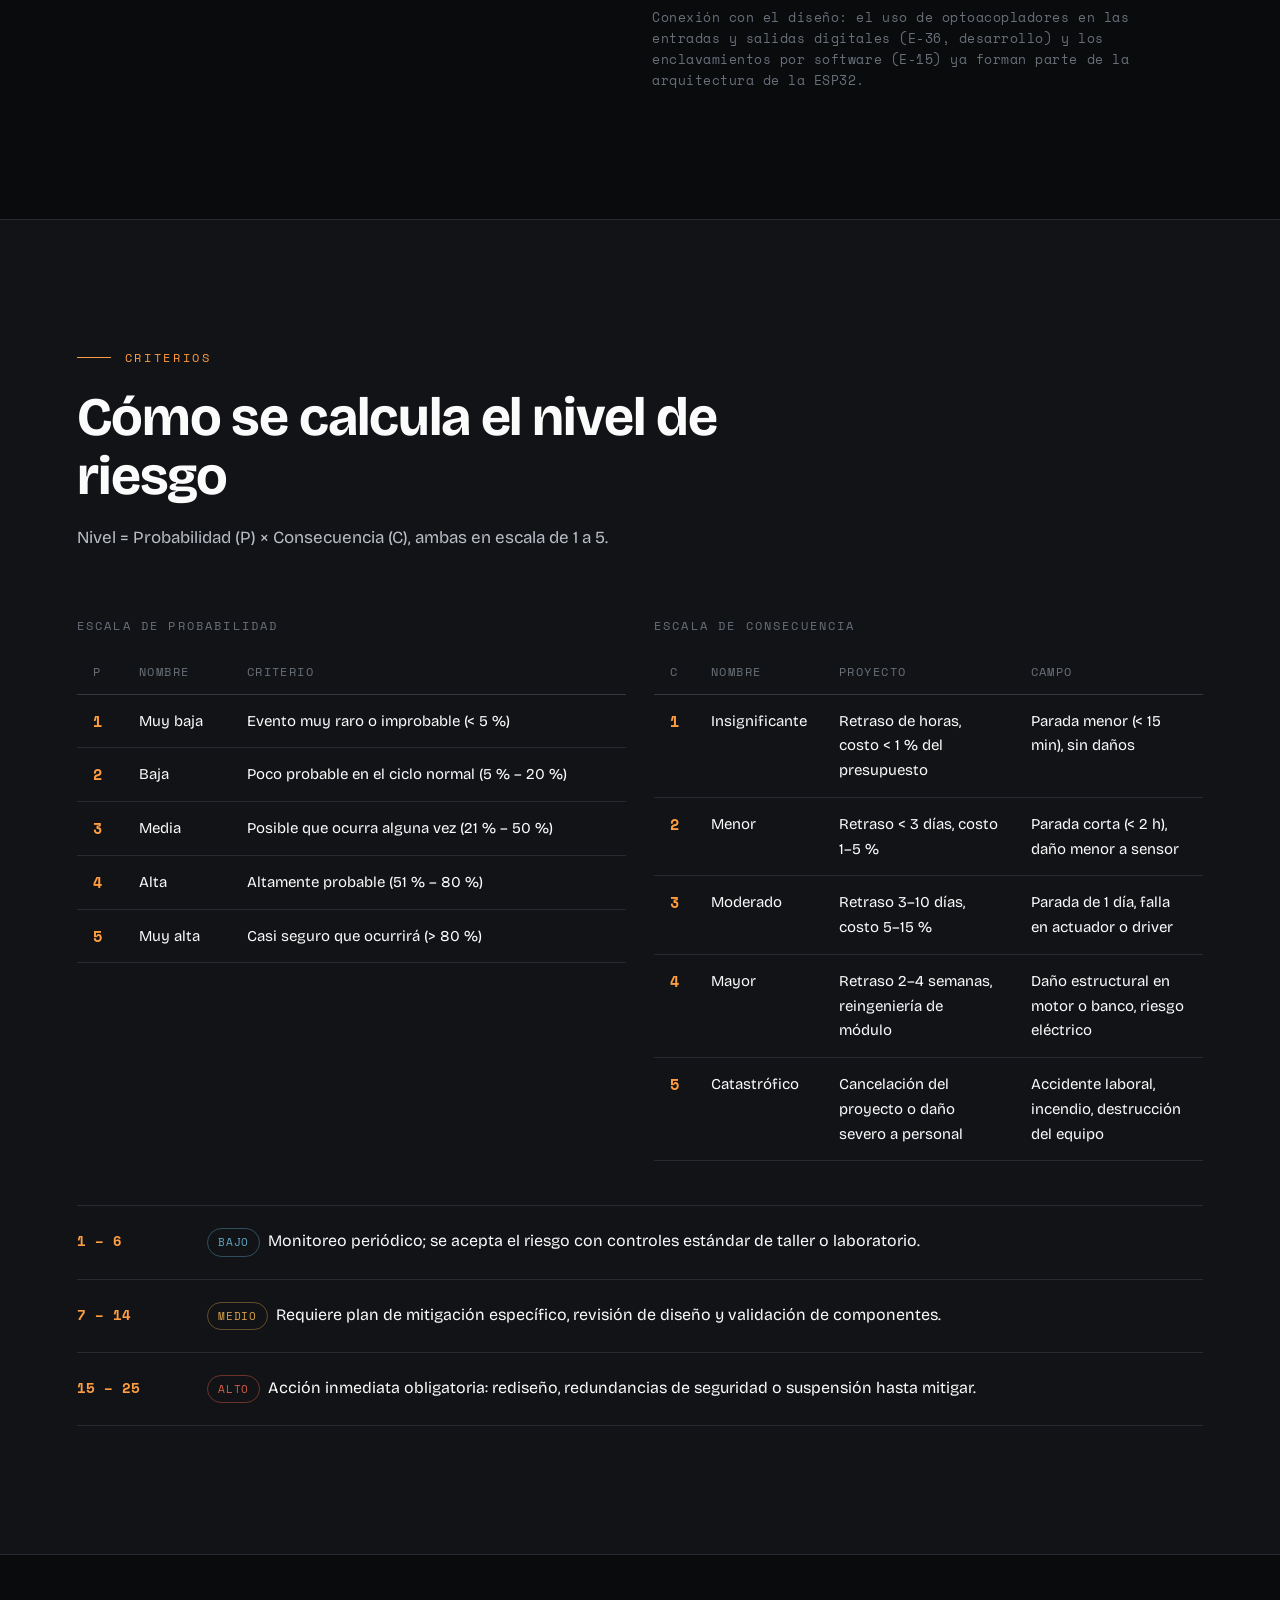
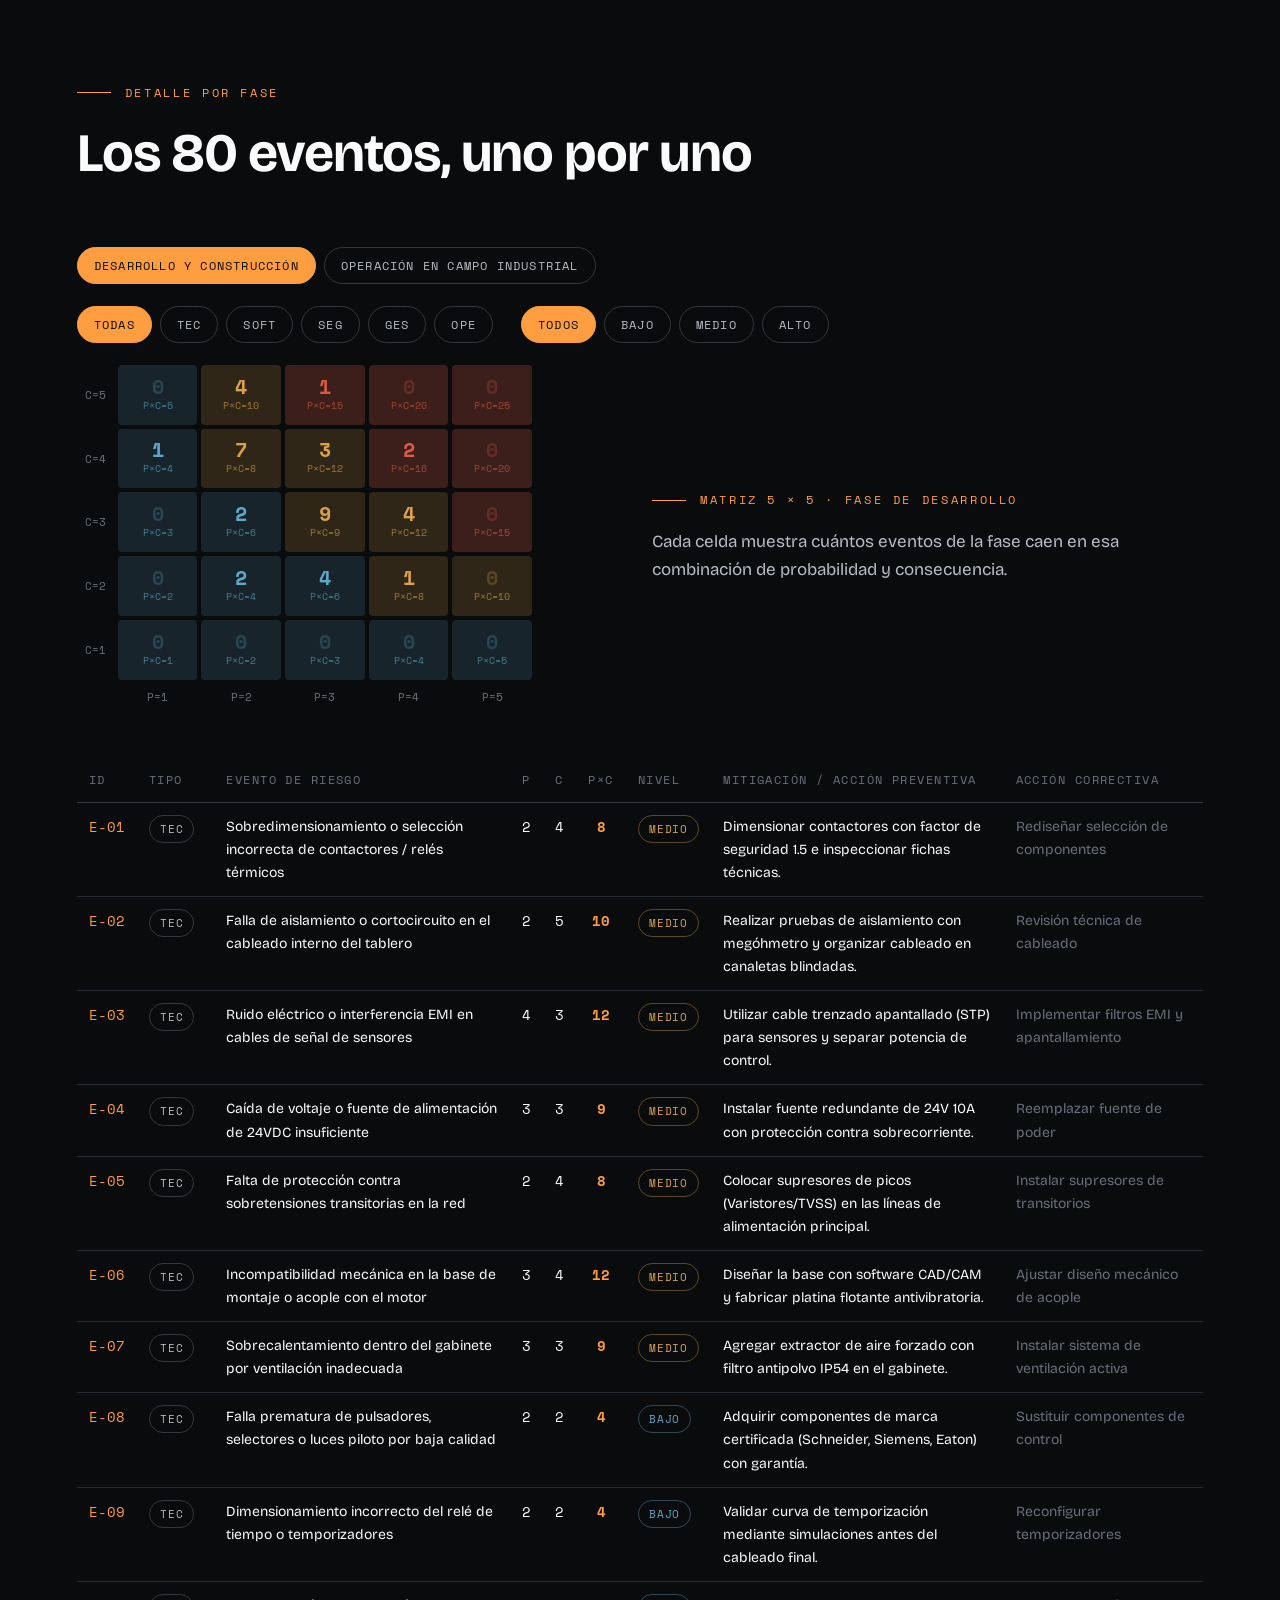
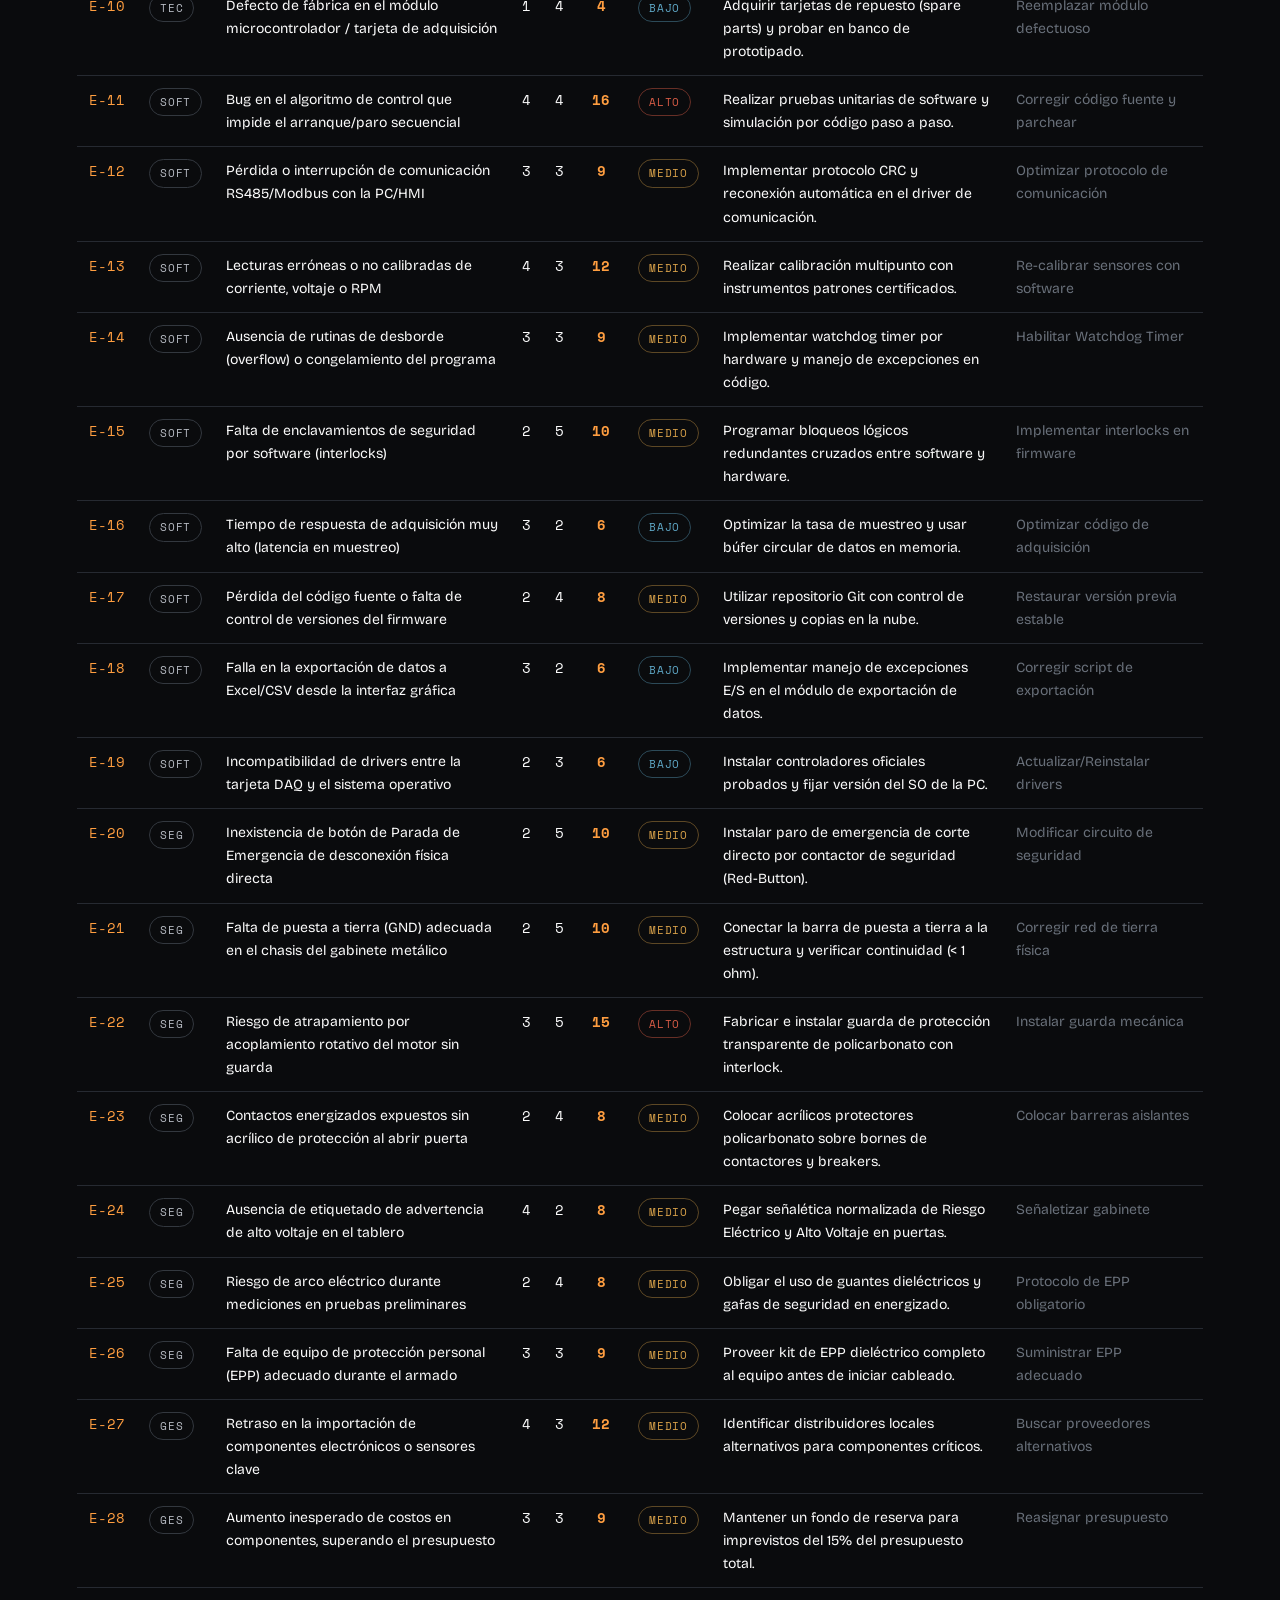
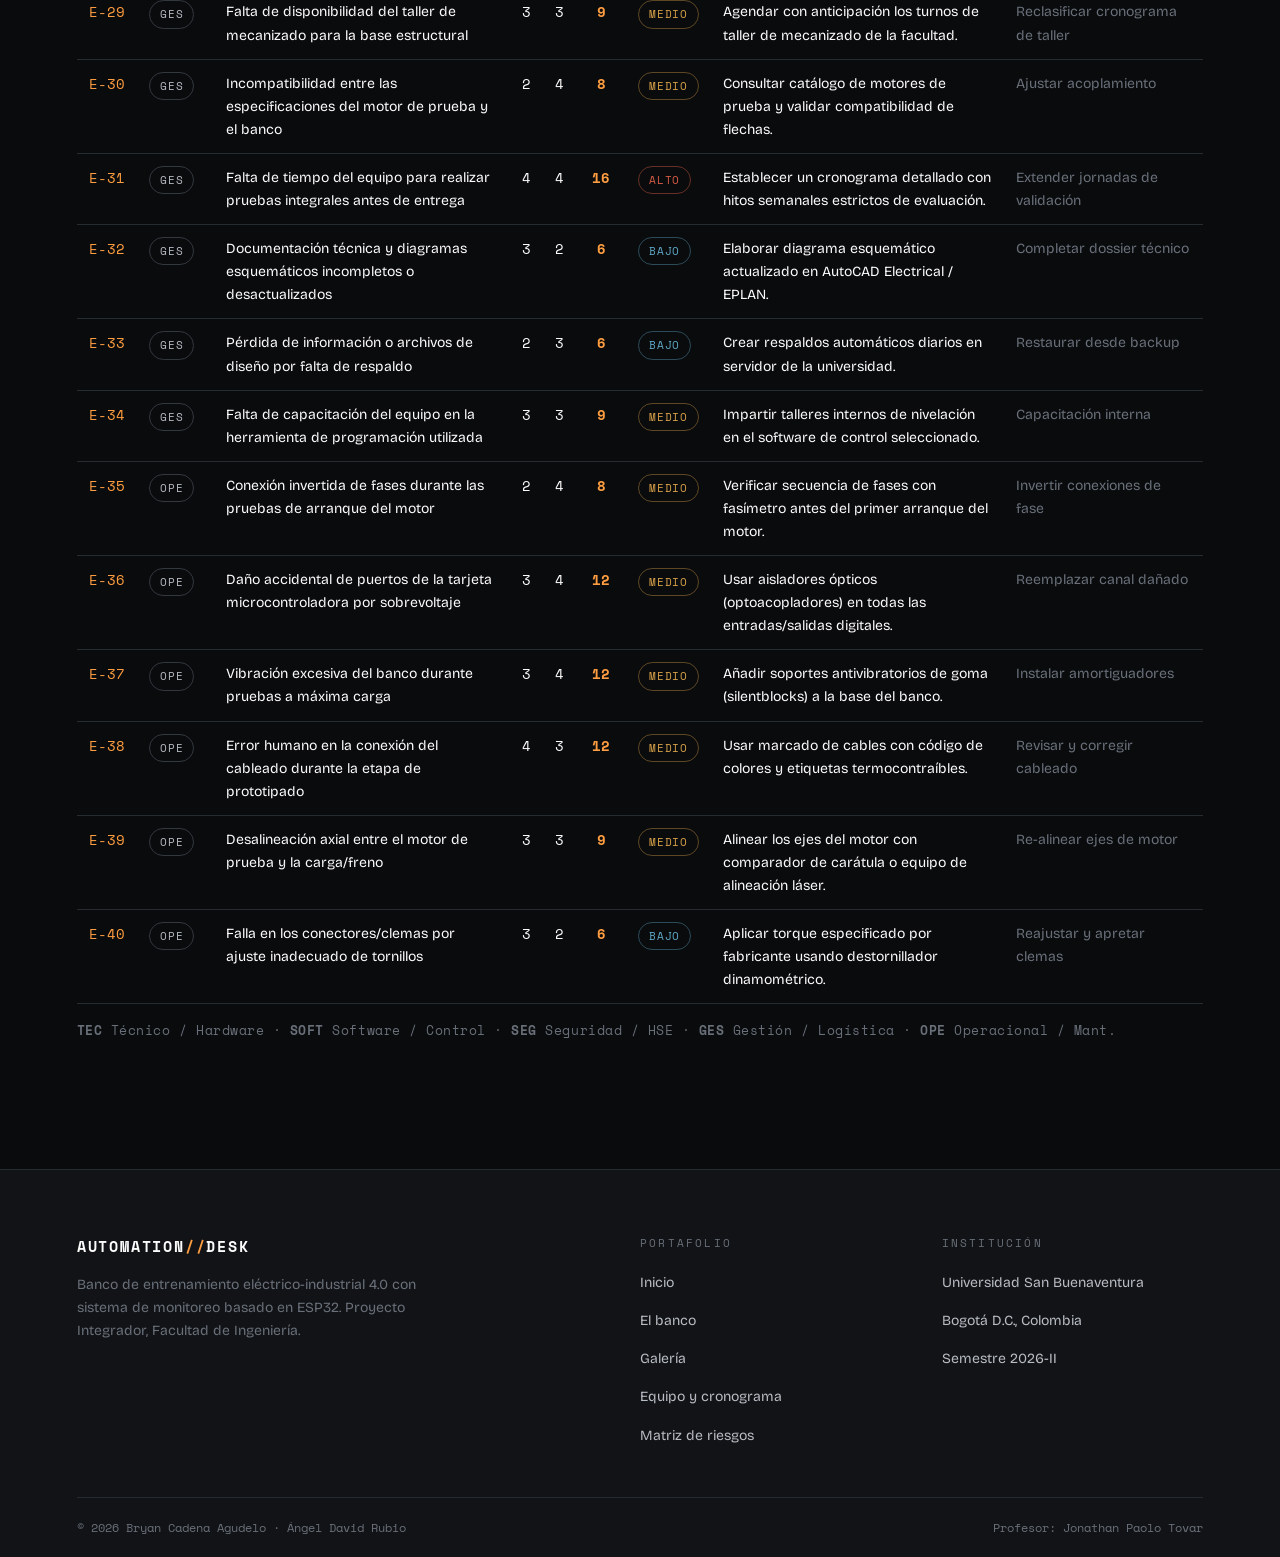
<file: automation-desk/riesgos.html>
<!DOCTYPE html>
<html lang="es">
<head>
<meta charset="UTF-8">
<meta name="viewport" content="width=device-width, initial-scale=1.0">
<title>Matriz de riesgos — Automation Desk</title>
<meta name="description" content="Matriz de gestión de riesgos del banco automatizado para motores: 80 eventos en fase de desarrollo y de operación en campo industrial, con probabilidad, consecuencia y plan de mitigación.">
<link rel="preconnect" href="https://fonts.googleapis.com">
<link rel="preconnect" href="https://fonts.gstatic.com" crossorigin>
<link href="https://fonts.googleapis.com/css2?family=Bricolage+Grotesque:opsz,wght@12..96,300;12..96,400;12..96,500;12..96,600;12..96,700;12..96,800&family=Space+Mono:wght@400;700&display=swap" rel="stylesheet">
<link rel="stylesheet" href="assets/css/style.css">
<link rel="icon" href="data:image/svg+xml,<svg xmlns='http://www.w3.org/2000/svg' viewBox='0 0 32 32'><rect width='32' height='32' rx='7' fill='%230A0B0D'/><circle cx='16' cy='16' r='7' fill='%23FF9E40'/></svg>">
</head>
<body>

<nav class="nav" aria-label="Navegación principal">
  <a class="nav-brand" href="index.html">AUTOMATION<b>//</b>DESK</a>
  <ul class="nav-links">
    <li><a href="index.html">Inicio</a></li>
    <li><a href="banco.html">El banco</a></li>
    <li><a href="monitoreo.html">Monitoreo ESP32</a></li>
    <li><a href="riesgos.html" aria-current="page">Riesgos</a></li>
    <li><a href="galeria.html">Galería</a></li>
    <li><a href="equipo.html">Equipo</a></li>
  </ul>
  <button class="nav-toggle" aria-label="Abrir menú" aria-expanded="false">
    <svg viewBox="0 0 24 24" fill="none" stroke="currentColor" stroke-width="2"><path d="M3 7h18M3 12h18M3 17h18"/></svg>
  </button>
</nav>

<div class="mobile-menu" role="dialog" aria-label="Menú">
  <button class="mobile-menu-close" aria-label="Cerrar menú">✕</button>
  <a href="index.html"><span class="idx">01</span>Inicio</a>
  <a href="banco.html"><span class="idx">02</span>El banco</a>
  <a href="monitoreo.html"><span class="idx">03</span>Monitoreo ESP32</a>
  <a href="riesgos.html" aria-current="page"><span class="idx">04</span>Riesgos</a>
  <a href="galeria.html"><span class="idx">05</span>Galería</a>
  <a href="equipo.html"><span class="idx">06</span>Equipo</a>
</div>

<header class="page-hero grid-bg">
  <div class="wrap">
    <span class="kicker rv">04 / Gestión de riesgos</span>
    <h1 class="rv rv-d1">Matriz de riesgos del banco automatizado para motores</h1>
    <p class="rv rv-d2">Ochenta eventos evaluados en dos fases —desarrollo y operación en campo industrial— con probabilidad × consecuencia, nivel de riesgo, plan de mitigación y acción correctiva.</p>
    <p class="rv rv-d3" style="margin-top:28px"><a class="btn btn-ghost" href="docs/Matriz_de_Riesgos.xlsx" download>Descargar la matriz (.xlsx)</a></p>
  </div>
</header>
<section class="section" style="padding-top:24px"><div class="wrap"><div class="section-head rv"><span class="kicker">Resumen</span><h2>Dónde se concentra el riesgo</h2><p>La gran mayoría de los eventos es de nivel medio; solo cuatro exigen acción inmediata.</p></div><div class="split" style="align-items:start"><div class="l rv"><div class="phase-card" style="margin-bottom:18px"><h3>Desarrollo y construcción</h3><div class="lbl">40 EVENTOS</div><div class="stack" aria-hidden="true"><i class="bajo" style="flex:9"></i><i class="medio" style="flex:28"></i><i class="alto" style="flex:3"></i></div><div class="lbl"><span class="chip bajo">BAJO 9</span> <span class="chip medio">MEDIO 28</span> <span class="chip alto">ALTO 3</span></div></div><div class="phase-card" style="margin-bottom:18px"><h3>Operación en campo industrial</h3><div class="lbl">40 EVENTOS</div><div class="stack" aria-hidden="true"><i class="bajo" style="flex:7"></i><i class="medio" style="flex:32"></i><i class="alto" style="flex:1"></i></div><div class="lbl"><span class="chip bajo">BAJO 7</span> <span class="chip medio">MEDIO 32</span> <span class="chip alto">ALTO 1</span></div></div></div><div class="r rv rv-d1"><span class="kicker" style="margin-bottom:22px">Riesgos de nivel alto</span><div class="norm-list"><div class="norm"><span class="code">DES · E-11</span><span class="desc"><strong style="color:var(--text)">Bug en el algoritmo de control que impide el arranque/paro secuencial</strong><br>Realizar pruebas unitarias de software y simulación por código paso a paso.</span><span class="meta">P×C=16</span></div><div class="norm"><span class="code">DES · E-22</span><span class="desc"><strong style="color:var(--text)">Riesgo de atrapamiento por acoplamiento rotativo del motor sin guarda</strong><br>Fabricar e instalar guarda de protección transparente de policarbonato con interlock.</span><span class="meta">P×C=15</span></div><div class="norm"><span class="code">DES · E-31</span><span class="desc"><strong style="color:var(--text)">Falta de tiempo del equipo para realizar pruebas integrales antes de entrega</strong><br>Establecer un cronograma detallado con hitos semanales estrictos de evaluación.</span><span class="meta">P×C=16</span></div><div class="norm"><span class="code">CAMPO · E-35</span><span class="desc"><strong style="color:var(--text)">Variaciones extremas de voltaje / apagones frecuentes en la red de la fábrica</strong><br>Instalar UPS industrial de 3kVA para el sistema de control y adquisición.</span><span class="meta">P×C=16</span></div></div><p class="note">Conexión con el diseño: el uso de optoacopladores en las entradas y salidas digitales (E-36, desarrollo) y los enclavamientos por software (E-15) ya forman parte de la arquitectura de la ESP32.</p></div></div></div></section><section class="section" style="background:var(--surface);border-top:1px solid var(--border);border-bottom:1px solid var(--border)"><div class="wrap"><div class="section-head rv"><span class="kicker">Criterios</span><h2>Cómo se calcula el nivel de riesgo</h2><p>Nivel = Probabilidad (P) × Consecuencia (C), ambas en escala de 1 a 5.</p></div><div class="scale-grid"><div class="rv"><div class="risk-scroll"><table class="tech-table"><caption>Escala de probabilidad</caption><thead><tr><th>P</th><th>Nombre</th><th>Criterio</th></tr></thead><tbody><tr><td class="gpio">1</td><td>Muy baja</td><td>Evento muy raro o improbable (< 5 %)</td></tr><tr><td class="gpio">2</td><td>Baja</td><td>Poco probable en el ciclo normal (5 % – 20 %)</td></tr><tr><td class="gpio">3</td><td>Media</td><td>Posible que ocurra alguna vez (21 % – 50 %)</td></tr><tr><td class="gpio">4</td><td>Alta</td><td>Altamente probable (51 % – 80 %)</td></tr><tr><td class="gpio">5</td><td>Muy alta</td><td>Casi seguro que ocurrirá (> 80 %)</td></tr></tbody></table></div></div><div class="rv rv-d1"><div class="risk-scroll"><table class="tech-table"><caption>Escala de consecuencia</caption><thead><tr><th>C</th><th>Nombre</th><th>Proyecto</th><th>Campo</th></tr></thead><tbody><tr><td class="gpio">1</td><td>Insignificante</td><td>Retraso de horas, costo < 1 % del presupuesto</td><td>Parada menor (< 15 min), sin daños</td></tr><tr><td class="gpio">2</td><td>Menor</td><td>Retraso < 3 días, costo 1–5 %</td><td>Parada corta (< 2 h), daño menor a sensor</td></tr><tr><td class="gpio">3</td><td>Moderado</td><td>Retraso 3–10 días, costo 5–15 %</td><td>Parada de 1 día, falla en actuador o driver</td></tr><tr><td class="gpio">4</td><td>Mayor</td><td>Retraso 2–4 semanas, reingeniería de módulo</td><td>Daño estructural en motor o banco, riesgo eléctrico</td></tr><tr><td class="gpio">5</td><td>Catastrófico</td><td>Cancelación del proyecto o daño severo a personal</td><td>Accidente laboral, incendio, destrucción del equipo</td></tr></tbody></table></div></div></div><div class="norm-list rv" style="margin-top:44px"><div class="norm"><span class="code">1 – 6</span><span class="desc"><span class="chip bajo">BAJO</span> &nbsp;Monitoreo periódico; se acepta el riesgo con controles estándar de taller o laboratorio.</span></div><div class="norm"><span class="code">7 – 14</span><span class="desc"><span class="chip medio">MEDIO</span> &nbsp;Requiere plan de mitigación específico, revisión de diseño y validación de componentes.</span></div><div class="norm"><span class="code">15 – 25</span><span class="desc"><span class="chip alto">ALTO</span> &nbsp;Acción inmediata obligatoria: rediseño, redundancias de seguridad o suspensión hasta mitigar.</span></div></div></div></section><section class="section"><div class="wrap"><div class="section-head rv"><span class="kicker">Detalle por fase</span><h2>Los 80 eventos, uno por uno</h2></div><div class="rv"><div class="tabs" role="tablist" aria-label="Fase de la matriz"><button class="tab" role="tab" data-phase="dev" aria-selected="true">Desarrollo y construcción</button><button class="tab" role="tab" data-phase="campo" aria-selected="false">Operación en campo industrial</button></div><div class="filters"><div class="tabs" role="group" aria-label="Filtrar por categoría"><button class="tab" data-f="cat" data-v="" aria-pressed="true">Todas</button><button class="tab" data-f="cat" data-v="TEC" aria-pressed="false" title="Técnico / Hardware">TEC</button><button class="tab" data-f="cat" data-v="SOFT" aria-pressed="false" title="Software / Control">SOFT</button><button class="tab" data-f="cat" data-v="SEG" aria-pressed="false" title="Seguridad / HSE">SEG</button><button class="tab" data-f="cat" data-v="GES" aria-pressed="false" title="Gestión / Logística">GES</button><button class="tab" data-f="cat" data-v="OPE" aria-pressed="false" title="Operacional / Mant.">OPE</button></div><div class="tabs" role="group" aria-label="Filtrar por nivel"><button class="tab" data-f="lvl" data-v="" aria-pressed="true">Todos</button><button class="tab" data-f="lvl" data-v="bajo" aria-pressed="false">Bajo</button><button class="tab" data-f="lvl" data-v="medio" aria-pressed="false">Medio</button><button class="tab" data-f="lvl" data-v="alto" aria-pressed="false">Alto</button></div></div><div id="panels"><div class="panel" data-panel="dev"><div class="split" style="align-items:center;margin-bottom:48px"><div class="l"><div class="heat" role="img" aria-label="Matriz de calor 5×5 con la cantidad de eventos por probabilidad y consecuencia"><div class="h">C=5</div><div class="cell bajo zero" title="P=1 × C=5 = 5"><b>0</b><small>P×C=5</small></div><div class="cell medio" title="P=2 × C=5 = 10"><b>4</b><small>P×C=10</small></div><div class="cell alto" title="P=3 × C=5 = 15"><b>1</b><small>P×C=15</small></div><div class="cell alto zero" title="P=4 × C=5 = 20"><b>0</b><small>P×C=20</small></div><div class="cell alto zero" title="P=5 × C=5 = 25"><b>0</b><small>P×C=25</small></div><div class="h">C=4</div><div class="cell bajo" title="P=1 × C=4 = 4"><b>1</b><small>P×C=4</small></div><div class="cell medio" title="P=2 × C=4 = 8"><b>7</b><small>P×C=8</small></div><div class="cell medio" title="P=3 × C=4 = 12"><b>3</b><small>P×C=12</small></div><div class="cell alto" title="P=4 × C=4 = 16"><b>2</b><small>P×C=16</small></div><div class="cell alto zero" title="P=5 × C=4 = 20"><b>0</b><small>P×C=20</small></div><div class="h">C=3</div><div class="cell bajo zero" title="P=1 × C=3 = 3"><b>0</b><small>P×C=3</small></div><div class="cell bajo" title="P=2 × C=3 = 6"><b>2</b><small>P×C=6</small></div><div class="cell medio" title="P=3 × C=3 = 9"><b>9</b><small>P×C=9</small></div><div class="cell medio" title="P=4 × C=3 = 12"><b>4</b><small>P×C=12</small></div><div class="cell alto zero" title="P=5 × C=3 = 15"><b>0</b><small>P×C=15</small></div><div class="h">C=2</div><div class="cell bajo zero" title="P=1 × C=2 = 2"><b>0</b><small>P×C=2</small></div><div class="cell bajo" title="P=2 × C=2 = 4"><b>2</b><small>P×C=4</small></div><div class="cell bajo" title="P=3 × C=2 = 6"><b>4</b><small>P×C=6</small></div><div class="cell medio" title="P=4 × C=2 = 8"><b>1</b><small>P×C=8</small></div><div class="cell medio zero" title="P=5 × C=2 = 10"><b>0</b><small>P×C=10</small></div><div class="h">C=1</div><div class="cell bajo zero" title="P=1 × C=1 = 1"><b>0</b><small>P×C=1</small></div><div class="cell bajo zero" title="P=2 × C=1 = 2"><b>0</b><small>P×C=2</small></div><div class="cell bajo zero" title="P=3 × C=1 = 3"><b>0</b><small>P×C=3</small></div><div class="cell bajo zero" title="P=4 × C=1 = 4"><b>0</b><small>P×C=4</small></div><div class="cell bajo zero" title="P=5 × C=1 = 5"><b>0</b><small>P×C=5</small></div><div class="h"></div><div class="h">P=1</div><div class="h">P=2</div><div class="h">P=3</div><div class="h">P=4</div><div class="h">P=5</div></div></div><div class="r"><span class="kicker">Matriz 5 × 5 · Fase de desarrollo</span><p style="color:var(--muted);margin-top:18px">Cada celda muestra cuántos eventos de la fase caen en esa combinación de probabilidad y consecuencia.</p></div></div><div class="risk-scroll"><table class="tech-table risk-table"><thead><tr><th>ID</th><th>Tipo</th><th>Evento de riesgo</th><th>P</th><th>C</th><th>P×C</th><th>Nivel</th><th>Mitigación / acción preventiva</th><th>Acción correctiva</th></tr></thead><tbody><tr data-cat="TEC" data-lvl="medio"><td class="rid">E-01</td><td><span class="chip">TEC</span></td><td>Sobredimensionamiento o selección incorrecta de contactores / relés térmicos</td><td class="num">2</td><td class="num">4</td><td class="num gpio">8</td><td><span class="chip medio">MEDIO</span></td><td>Dimensionar contactores con factor de seguridad 1.5 e inspeccionar fichas técnicas.</td><td class="corr">Rediseñar selección de componentes</td></tr><tr data-cat="TEC" data-lvl="medio"><td class="rid">E-02</td><td><span class="chip">TEC</span></td><td>Falla de aislamiento o cortocircuito en el cableado interno del tablero</td><td class="num">2</td><td class="num">5</td><td class="num gpio">10</td><td><span class="chip medio">MEDIO</span></td><td>Realizar pruebas de aislamiento con megóhmetro y organizar cableado en canaletas blindadas.</td><td class="corr">Revisión técnica de cableado</td></tr><tr data-cat="TEC" data-lvl="medio"><td class="rid">E-03</td><td><span class="chip">TEC</span></td><td>Ruido eléctrico o interferencia EMI en cables de señal de sensores</td><td class="num">4</td><td class="num">3</td><td class="num gpio">12</td><td><span class="chip medio">MEDIO</span></td><td>Utilizar cable trenzado apantallado (STP) para sensores y separar potencia de control.</td><td class="corr">Implementar filtros EMI y apantallamiento</td></tr><tr data-cat="TEC" data-lvl="medio"><td class="rid">E-04</td><td><span class="chip">TEC</span></td><td>Caída de voltaje o fuente de alimentación de 24VDC insuficiente</td><td class="num">3</td><td class="num">3</td><td class="num gpio">9</td><td><span class="chip medio">MEDIO</span></td><td>Instalar fuente redundante de 24V 10A con protección contra sobrecorriente.</td><td class="corr">Reemplazar fuente de poder</td></tr><tr data-cat="TEC" data-lvl="medio"><td class="rid">E-05</td><td><span class="chip">TEC</span></td><td>Falta de protección contra sobretensiones transitorias en la red</td><td class="num">2</td><td class="num">4</td><td class="num gpio">8</td><td><span class="chip medio">MEDIO</span></td><td>Colocar supresores de picos (Varistores/TVSS) en las líneas de alimentación principal.</td><td class="corr">Instalar supresores de transitorios</td></tr><tr data-cat="TEC" data-lvl="medio"><td class="rid">E-06</td><td><span class="chip">TEC</span></td><td>Incompatibilidad mecánica en la base de montaje o acople con el motor</td><td class="num">3</td><td class="num">4</td><td class="num gpio">12</td><td><span class="chip medio">MEDIO</span></td><td>Diseñar la base con software CAD/CAM y fabricar platina flotante antivibratoria.</td><td class="corr">Ajustar diseño mecánico de acople</td></tr><tr data-cat="TEC" data-lvl="medio"><td class="rid">E-07</td><td><span class="chip">TEC</span></td><td>Sobrecalentamiento dentro del gabinete por ventilación inadecuada</td><td class="num">3</td><td class="num">3</td><td class="num gpio">9</td><td><span class="chip medio">MEDIO</span></td><td>Agregar extractor de aire forzado con filtro antipolvo IP54 en el gabinete.</td><td class="corr">Instalar sistema de ventilación activa</td></tr><tr data-cat="TEC" data-lvl="bajo"><td class="rid">E-08</td><td><span class="chip">TEC</span></td><td>Falla prematura de pulsadores, selectores o luces piloto por baja calidad</td><td class="num">2</td><td class="num">2</td><td class="num gpio">4</td><td><span class="chip bajo">BAJO</span></td><td>Adquirir componentes de marca certificada (Schneider, Siemens, Eaton) con garantía.</td><td class="corr">Sustituir componentes de control</td></tr><tr data-cat="TEC" data-lvl="bajo"><td class="rid">E-09</td><td><span class="chip">TEC</span></td><td>Dimensionamiento incorrecto del relé de tiempo o temporizadores</td><td class="num">2</td><td class="num">2</td><td class="num gpio">4</td><td><span class="chip bajo">BAJO</span></td><td>Validar curva de temporización mediante simulaciones antes del cableado final.</td><td class="corr">Reconfigurar temporizadores</td></tr><tr data-cat="TEC" data-lvl="bajo"><td class="rid">E-10</td><td><span class="chip">TEC</span></td><td>Defecto de fábrica en el módulo microcontrolador / tarjeta de adquisición</td><td class="num">1</td><td class="num">4</td><td class="num gpio">4</td><td><span class="chip bajo">BAJO</span></td><td>Adquirir tarjetas de repuesto (spare parts) y probar en banco de prototipado.</td><td class="corr">Reemplazar módulo defectuoso</td></tr><tr data-cat="SOFT" data-lvl="alto"><td class="rid">E-11</td><td><span class="chip">SOFT</span></td><td>Bug en el algoritmo de control que impide el arranque/paro secuencial</td><td class="num">4</td><td class="num">4</td><td class="num gpio">16</td><td><span class="chip alto">ALTO</span></td><td>Realizar pruebas unitarias de software y simulación por código paso a paso.</td><td class="corr">Corregir código fuente y parchear</td></tr><tr data-cat="SOFT" data-lvl="medio"><td class="rid">E-12</td><td><span class="chip">SOFT</span></td><td>Pérdida o interrupción de comunicación RS485/Modbus con la PC/HMI</td><td class="num">3</td><td class="num">3</td><td class="num gpio">9</td><td><span class="chip medio">MEDIO</span></td><td>Implementar protocolo CRC y reconexión automática en el driver de comunicación.</td><td class="corr">Optimizar protocolo de comunicación</td></tr><tr data-cat="SOFT" data-lvl="medio"><td class="rid">E-13</td><td><span class="chip">SOFT</span></td><td>Lecturas erróneas o no calibradas de corriente, voltaje o RPM</td><td class="num">4</td><td class="num">3</td><td class="num gpio">12</td><td><span class="chip medio">MEDIO</span></td><td>Realizar calibración multipunto con instrumentos patrones certificados.</td><td class="corr">Re-calibrar sensores con software</td></tr><tr data-cat="SOFT" data-lvl="medio"><td class="rid">E-14</td><td><span class="chip">SOFT</span></td><td>Ausencia de rutinas de desborde (overflow) o congelamiento del programa</td><td class="num">3</td><td class="num">3</td><td class="num gpio">9</td><td><span class="chip medio">MEDIO</span></td><td>Implementar watchdog timer por hardware y manejo de excepciones en código.</td><td class="corr">Habilitar Watchdog Timer</td></tr><tr data-cat="SOFT" data-lvl="medio"><td class="rid">E-15</td><td><span class="chip">SOFT</span></td><td>Falta de enclavamientos de seguridad por software (interlocks)</td><td class="num">2</td><td class="num">5</td><td class="num gpio">10</td><td><span class="chip medio">MEDIO</span></td><td>Programar bloqueos lógicos redundantes cruzados entre software y hardware.</td><td class="corr">Implementar interlocks en firmware</td></tr><tr data-cat="SOFT" data-lvl="bajo"><td class="rid">E-16</td><td><span class="chip">SOFT</span></td><td>Tiempo de respuesta de adquisición muy alto (latencia en muestreo)</td><td class="num">3</td><td class="num">2</td><td class="num gpio">6</td><td><span class="chip bajo">BAJO</span></td><td>Optimizar la tasa de muestreo y usar búfer circular de datos en memoria.</td><td class="corr">Optimizar código de adquisición</td></tr><tr data-cat="SOFT" data-lvl="medio"><td class="rid">E-17</td><td><span class="chip">SOFT</span></td><td>Pérdida del código fuente o falta de control de versiones del firmware</td><td class="num">2</td><td class="num">4</td><td class="num gpio">8</td><td><span class="chip medio">MEDIO</span></td><td>Utilizar repositorio Git con control de versiones y copias en la nube.</td><td class="corr">Restaurar versión previa estable</td></tr><tr data-cat="SOFT" data-lvl="bajo"><td class="rid">E-18</td><td><span class="chip">SOFT</span></td><td>Falla en la exportación de datos a Excel/CSV desde la interfaz gráfica</td><td class="num">3</td><td class="num">2</td><td class="num gpio">6</td><td><span class="chip bajo">BAJO</span></td><td>Implementar manejo de excepciones E/S en el módulo de exportación de datos.</td><td class="corr">Corregir script de exportación</td></tr><tr data-cat="SOFT" data-lvl="bajo"><td class="rid">E-19</td><td><span class="chip">SOFT</span></td><td>Incompatibilidad de drivers entre la tarjeta DAQ y el sistema operativo</td><td class="num">2</td><td class="num">3</td><td class="num gpio">6</td><td><span class="chip bajo">BAJO</span></td><td>Instalar controladores oficiales probados y fijar versión del SO de la PC.</td><td class="corr">Actualizar/Reinstalar drivers</td></tr><tr data-cat="SEG" data-lvl="medio"><td class="rid">E-20</td><td><span class="chip">SEG</span></td><td>Inexistencia de botón de Parada de Emergencia de desconexión física directa</td><td class="num">2</td><td class="num">5</td><td class="num gpio">10</td><td><span class="chip medio">MEDIO</span></td><td>Instalar paro de emergencia de corte directo por contactor de seguridad (Red-Button).</td><td class="corr">Modificar circuito de seguridad</td></tr><tr data-cat="SEG" data-lvl="medio"><td class="rid">E-21</td><td><span class="chip">SEG</span></td><td>Falta de puesta a tierra (GND) adecuada en el chasis del gabinete metálico</td><td class="num">2</td><td class="num">5</td><td class="num gpio">10</td><td><span class="chip medio">MEDIO</span></td><td>Conectar la barra de puesta a tierra a la estructura y verificar continuidad (&lt; 1 ohm).</td><td class="corr">Corregir red de tierra física</td></tr><tr data-cat="SEG" data-lvl="alto"><td class="rid">E-22</td><td><span class="chip">SEG</span></td><td>Riesgo de atrapamiento por acoplamiento rotativo del motor sin guarda</td><td class="num">3</td><td class="num">5</td><td class="num gpio">15</td><td><span class="chip alto">ALTO</span></td><td>Fabricar e instalar guarda de protección transparente de policarbonato con interlock.</td><td class="corr">Instalar guarda mecánica</td></tr><tr data-cat="SEG" data-lvl="medio"><td class="rid">E-23</td><td><span class="chip">SEG</span></td><td>Contactos energizados expuestos sin acrílico de protección al abrir puerta</td><td class="num">2</td><td class="num">4</td><td class="num gpio">8</td><td><span class="chip medio">MEDIO</span></td><td>Colocar acrílicos protectores policarbonato sobre bornes de contactores y breakers.</td><td class="corr">Colocar barreras aislantes</td></tr><tr data-cat="SEG" data-lvl="medio"><td class="rid">E-24</td><td><span class="chip">SEG</span></td><td>Ausencia de etiquetado de advertencia de alto voltaje en el tablero</td><td class="num">4</td><td class="num">2</td><td class="num gpio">8</td><td><span class="chip medio">MEDIO</span></td><td>Pegar señalética normalizada de Riesgo Eléctrico y Alto Voltaje en puertas.</td><td class="corr">Señaletizar gabinete</td></tr><tr data-cat="SEG" data-lvl="medio"><td class="rid">E-25</td><td><span class="chip">SEG</span></td><td>Riesgo de arco eléctrico durante mediciones en pruebas preliminares</td><td class="num">2</td><td class="num">4</td><td class="num gpio">8</td><td><span class="chip medio">MEDIO</span></td><td>Obligar el uso de guantes dieléctricos y gafas de seguridad en energizado.</td><td class="corr">Protocolo de EPP obligatorio</td></tr><tr data-cat="SEG" data-lvl="medio"><td class="rid">E-26</td><td><span class="chip">SEG</span></td><td>Falta de equipo de protección personal (EPP) adecuado durante el armado</td><td class="num">3</td><td class="num">3</td><td class="num gpio">9</td><td><span class="chip medio">MEDIO</span></td><td>Proveer kit de EPP dieléctrico completo al equipo antes de iniciar cableado.</td><td class="corr">Suministrar EPP adecuado</td></tr><tr data-cat="GES" data-lvl="medio"><td class="rid">E-27</td><td><span class="chip">GES</span></td><td>Retraso en la importación de componentes electrónicos o sensores clave</td><td class="num">4</td><td class="num">3</td><td class="num gpio">12</td><td><span class="chip medio">MEDIO</span></td><td>Identificar distribuidores locales alternativos para componentes críticos.</td><td class="corr">Buscar proveedores alternativos</td></tr><tr data-cat="GES" data-lvl="medio"><td class="rid">E-28</td><td><span class="chip">GES</span></td><td>Aumento inesperado de costos en componentes, superando el presupuesto</td><td class="num">3</td><td class="num">3</td><td class="num gpio">9</td><td><span class="chip medio">MEDIO</span></td><td>Mantener un fondo de reserva para imprevistos del 15% del presupuesto total.</td><td class="corr">Reasignar presupuesto</td></tr><tr data-cat="GES" data-lvl="medio"><td class="rid">E-29</td><td><span class="chip">GES</span></td><td>Falta de disponibilidad del taller de mecanizado para la base estructural</td><td class="num">3</td><td class="num">3</td><td class="num gpio">9</td><td><span class="chip medio">MEDIO</span></td><td>Agendar con anticipación los turnos de taller de mecanizado de la facultad.</td><td class="corr">Reclasificar cronograma de taller</td></tr><tr data-cat="GES" data-lvl="medio"><td class="rid">E-30</td><td><span class="chip">GES</span></td><td>Incompatibilidad entre las especificaciones del motor de prueba y el banco</td><td class="num">2</td><td class="num">4</td><td class="num gpio">8</td><td><span class="chip medio">MEDIO</span></td><td>Consultar catálogo de motores de prueba y validar compatibilidad de flechas.</td><td class="corr">Ajustar acoplamiento</td></tr><tr data-cat="GES" data-lvl="alto"><td class="rid">E-31</td><td><span class="chip">GES</span></td><td>Falta de tiempo del equipo para realizar pruebas integrales antes de entrega</td><td class="num">4</td><td class="num">4</td><td class="num gpio">16</td><td><span class="chip alto">ALTO</span></td><td>Establecer un cronograma detallado con hitos semanales estrictos de evaluación.</td><td class="corr">Extender jornadas de validación</td></tr><tr data-cat="GES" data-lvl="bajo"><td class="rid">E-32</td><td><span class="chip">GES</span></td><td>Documentación técnica y diagramas esquemáticos incompletos o desactualizados</td><td class="num">3</td><td class="num">2</td><td class="num gpio">6</td><td><span class="chip bajo">BAJO</span></td><td>Elaborar diagrama esquemático actualizado en AutoCAD Electrical / EPLAN.</td><td class="corr">Completar dossier técnico</td></tr><tr data-cat="GES" data-lvl="bajo"><td class="rid">E-33</td><td><span class="chip">GES</span></td><td>Pérdida de información o archivos de diseño por falta de respaldo</td><td class="num">2</td><td class="num">3</td><td class="num gpio">6</td><td><span class="chip bajo">BAJO</span></td><td>Crear respaldos automáticos diarios en servidor de la universidad.</td><td class="corr">Restaurar desde backup</td></tr><tr data-cat="GES" data-lvl="medio"><td class="rid">E-34</td><td><span class="chip">GES</span></td><td>Falta de capacitación del equipo en la herramienta de programación utilizada</td><td class="num">3</td><td class="num">3</td><td class="num gpio">9</td><td><span class="chip medio">MEDIO</span></td><td>Impartir talleres internos de nivelación en el software de control seleccionado.</td><td class="corr">Capacitación interna</td></tr><tr data-cat="OPE" data-lvl="medio"><td class="rid">E-35</td><td><span class="chip">OPE</span></td><td>Conexión invertida de fases durante las pruebas de arranque del motor</td><td class="num">2</td><td class="num">4</td><td class="num gpio">8</td><td><span class="chip medio">MEDIO</span></td><td>Verificar secuencia de fases con fasímetro antes del primer arranque del motor.</td><td class="corr">Invertir conexiones de fase</td></tr><tr data-cat="OPE" data-lvl="medio"><td class="rid">E-36</td><td><span class="chip">OPE</span></td><td>Daño accidental de puertos de la tarjeta microcontroladora por sobrevoltaje</td><td class="num">3</td><td class="num">4</td><td class="num gpio">12</td><td><span class="chip medio">MEDIO</span></td><td>Usar aisladores ópticos (optoacopladores) en todas las entradas/salidas digitales.</td><td class="corr">Reemplazar canal dañado</td></tr><tr data-cat="OPE" data-lvl="medio"><td class="rid">E-37</td><td><span class="chip">OPE</span></td><td>Vibración excesiva del banco durante pruebas a máxima carga</td><td class="num">3</td><td class="num">4</td><td class="num gpio">12</td><td><span class="chip medio">MEDIO</span></td><td>Añadir soportes antivibratorios de goma (silentblocks) a la base del banco.</td><td class="corr">Instalar amortiguadores</td></tr><tr data-cat="OPE" data-lvl="medio"><td class="rid">E-38</td><td><span class="chip">OPE</span></td><td>Error humano en la conexión del cableado durante la etapa de prototipado</td><td class="num">4</td><td class="num">3</td><td class="num gpio">12</td><td><span class="chip medio">MEDIO</span></td><td>Usar marcado de cables con código de colores y etiquetas termocontraíbles.</td><td class="corr">Revisar y corregir cableado</td></tr><tr data-cat="OPE" data-lvl="medio"><td class="rid">E-39</td><td><span class="chip">OPE</span></td><td>Desalineación axial entre el motor de prueba y la carga/freno</td><td class="num">3</td><td class="num">3</td><td class="num gpio">9</td><td><span class="chip medio">MEDIO</span></td><td>Alinear los ejes del motor con comparador de carátula o equipo de alineación láser.</td><td class="corr">Re-alinear ejes de motor</td></tr><tr data-cat="OPE" data-lvl="bajo"><td class="rid">E-40</td><td><span class="chip">OPE</span></td><td>Falla en los conectores/clemas por ajuste inadecuado de tornillos</td><td class="num">3</td><td class="num">2</td><td class="num gpio">6</td><td><span class="chip bajo">BAJO</span></td><td>Aplicar torque especificado por fabricante usando destornillador dinamométrico.</td><td class="corr">Reajustar y apretar clemas</td></tr></tbody></table></div></div><div class="panel" data-panel="campo" hidden><div class="split" style="align-items:center;margin-bottom:48px"><div class="l"><div class="heat" role="img" aria-label="Matriz de calor 5×5 con la cantidad de eventos por probabilidad y consecuencia"><div class="h">C=5</div><div class="cell bajo" title="P=1 × C=5 = 5"><b>2</b><small>P×C=5</small></div><div class="cell medio" title="P=2 × C=5 = 10"><b>5</b><small>P×C=10</small></div><div class="cell alto zero" title="P=3 × C=5 = 15"><b>0</b><small>P×C=15</small></div><div class="cell alto zero" title="P=4 × C=5 = 20"><b>0</b><small>P×C=20</small></div><div class="cell alto zero" title="P=5 × C=5 = 25"><b>0</b><small>P×C=25</small></div><div class="h">C=4</div><div class="cell bajo zero" title="P=1 × C=4 = 4"><b>0</b><small>P×C=4</small></div><div class="cell medio" title="P=2 × C=4 = 8"><b>7</b><small>P×C=8</small></div><div class="cell medio" title="P=3 × C=4 = 12"><b>4</b><small>P×C=12</small></div><div class="cell alto" title="P=4 × C=4 = 16"><b>1</b><small>P×C=16</small></div><div class="cell alto zero" title="P=5 × C=4 = 20"><b>0</b><small>P×C=20</small></div><div class="h">C=3</div><div class="cell bajo zero" title="P=1 × C=3 = 3"><b>0</b><small>P×C=3</small></div><div class="cell bajo" title="P=2 × C=3 = 6"><b>2</b><small>P×C=6</small></div><div class="cell medio" title="P=3 × C=3 = 9"><b>9</b><small>P×C=9</small></div><div class="cell medio" title="P=4 × C=3 = 12"><b>5</b><small>P×C=12</small></div><div class="cell alto zero" title="P=5 × C=3 = 15"><b>0</b><small>P×C=15</small></div><div class="h">C=2</div><div class="cell bajo zero" title="P=1 × C=2 = 2"><b>0</b><small>P×C=2</small></div><div class="cell bajo zero" title="P=2 × C=2 = 4"><b>0</b><small>P×C=4</small></div><div class="cell bajo" title="P=3 × C=2 = 6"><b>3</b><small>P×C=6</small></div><div class="cell medio" title="P=4 × C=2 = 8"><b>2</b><small>P×C=8</small></div><div class="cell medio zero" title="P=5 × C=2 = 10"><b>0</b><small>P×C=10</small></div><div class="h">C=1</div><div class="cell bajo zero" title="P=1 × C=1 = 1"><b>0</b><small>P×C=1</small></div><div class="cell bajo zero" title="P=2 × C=1 = 2"><b>0</b><small>P×C=2</small></div><div class="cell bajo zero" title="P=3 × C=1 = 3"><b>0</b><small>P×C=3</small></div><div class="cell bajo zero" title="P=4 × C=1 = 4"><b>0</b><small>P×C=4</small></div><div class="cell bajo zero" title="P=5 × C=1 = 5"><b>0</b><small>P×C=5</small></div><div class="h"></div><div class="h">P=1</div><div class="h">P=2</div><div class="h">P=3</div><div class="h">P=4</div><div class="h">P=5</div></div></div><div class="r"><span class="kicker">Matriz 5 × 5 · Fase operativa</span><p style="color:var(--muted);margin-top:18px">Cada celda muestra cuántos eventos de la fase caen en esa combinación de probabilidad y consecuencia.</p></div></div><div class="risk-scroll"><table class="tech-table risk-table"><thead><tr><th>ID</th><th>Tipo</th><th>Evento de riesgo</th><th>P</th><th>C</th><th>P×C</th><th>Nivel</th><th>Mitigación / acción preventiva</th><th>Acción correctiva</th></tr></thead><tbody><tr data-cat="TEC" data-lvl="medio"><td class="rid">E-01</td><td><span class="chip">TEC</span></td><td>Desgaste o fatiga mecánica del contactor principal por alto ciclaje de maniobras</td><td class="num">3</td><td class="num">3</td><td class="num gpio">9</td><td><span class="chip medio">MEDIO</span></td><td>Establecer programa de reemplazo preventivo de contactores cada 100,000 ciclos.</td><td class="corr">Sustituir contactor desgastado</td></tr><tr data-cat="TEC" data-lvl="bajo"><td class="rid">E-02</td><td><span class="chip">TEC</span></td><td>Falla en la bobina de disparo del relé por fluctuaciones de la red industrial</td><td class="num">2</td><td class="num">3</td><td class="num gpio">6</td><td><span class="chip bajo">BAJO</span></td><td>Instalar estabilizador de tensión y relé de monitoreo de voltaje trifásico.</td><td class="corr">Reemplazar bobina de control</td></tr><tr data-cat="TEC" data-lvl="medio"><td class="rid">E-03</td><td><span class="chip">TEC</span></td><td>Deterioro del aislamiento térmico de los cables por alta temperatura ambiente</td><td class="num">3</td><td class="num">4</td><td class="num gpio">12</td><td><span class="chip medio">MEDIO</span></td><td>Usar cables de silicona/Teflón para alta temperatura en zonas térmicas.</td><td class="corr">Re-cablear con conductor térmico</td></tr><tr data-cat="TEC" data-lvl="medio"><td class="rid">E-04</td><td><span class="chip">TEC</span></td><td>Ingreso de polvo industrial o humedad al tablero por sello de puerta desgastado</td><td class="num">4</td><td class="num">3</td><td class="num gpio">12</td><td><span class="chip medio">MEDIO</span></td><td>Reemplazar empaque de neopreno IP65 y colocar filtros en rejillas de aire.</td><td class="corr">Restaurar hermeticidad de tablero</td></tr><tr data-cat="TEC" data-lvl="medio"><td class="rid">E-05</td><td><span class="chip">TEC</span></td><td>Quemadura de terminales eléctricos por falso contacto / sulfatación</td><td class="num">3</td><td class="num">3</td><td class="num gpio">9</td><td><span class="chip medio">MEDIO</span></td><td>Aplicar grasa dieléctrica antioxidante en bornes y apretar con torque exacto.</td><td class="corr">Limpiar y re-apretar terminales</td></tr><tr data-cat="TEC" data-lvl="medio"><td class="rid">E-06</td><td><span class="chip">TEC</span></td><td>Falla del sensor de velocidad/tachometer por acumulación de suciedad</td><td class="num">4</td><td class="num">3</td><td class="num gpio">12</td><td><span class="chip medio">MEDIO</span></td><td>Instalar sensor óptico/inductivo con grado de protección IP67 lavable.</td><td class="corr">Limpiar o reemplazar sensor</td></tr><tr data-cat="TEC" data-lvl="medio"><td class="rid">E-07</td><td><span class="chip">TEC</span></td><td>Avería de la fuente conmutada 24VDC por armónicos en la red eléctrica</td><td class="num">2</td><td class="num">4</td><td class="num gpio">8</td><td><span class="chip medio">MEDIO</span></td><td>Instalar filtro pasabajas / supresor de armónicos en entrada de 24VDC.</td><td class="corr">Instalar filtro de línea</td></tr><tr data-cat="TEC" data-lvl="medio"><td class="rid">E-08</td><td><span class="chip">TEC</span></td><td>Ruptura del acoplamiento flexible por desalineación generada por vibración</td><td class="num">3</td><td class="num">4</td><td class="num gpio">12</td><td><span class="chip medio">MEDIO</span></td><td>Implementar inspección semestral del elemento elástico del acoplamiento.</td><td class="corr">Cambiar elemento de acople</td></tr><tr data-cat="TEC" data-lvl="medio"><td class="rid">E-09</td><td><span class="chip">TEC</span></td><td>Falla en el relé térmico de protección permitiendo sobrecarga prolongada</td><td class="num">2</td><td class="num">5</td><td class="num gpio">10</td><td><span class="chip medio">MEDIO</span></td><td>Revisar y probar ajuste térmico con inyectadora de corriente en mantenimiento.</td><td class="corr">Calibrar o reemplazar térmico</td></tr><tr data-cat="SOFT" data-lvl="medio"><td class="rid">E-10</td><td><span class="chip">SOFT</span></td><td>Descalibración progresiva de los sensores de corriente y voltaje</td><td class="num">4</td><td class="num">3</td><td class="num gpio">12</td><td><span class="chip medio">MEDIO</span></td><td>Realizar rutina de calibración programada cada 6 meses con patrón certificado.</td><td class="corr">Ajustar offset por software</td></tr><tr data-cat="SOFT" data-lvl="bajo"><td class="rid">E-11</td><td><span class="chip">SOFT</span></td><td>Saturación de la memoria del PLC/Controlador por registros históricos continuos</td><td class="num">3</td><td class="num">2</td><td class="num gpio">6</td><td><span class="chip bajo">BAJO</span></td><td>Programar purga automática de logs antiguos e implementar tarjeta SD externa.</td><td class="corr">Liberar memoria de logs</td></tr><tr data-cat="SOFT" data-lvl="medio"><td class="rid">E-12</td><td><span class="chip">SOFT</span></td><td>Falla en el enlace de datos industrial (CAN/Modbus) por ruido de variadores</td><td class="num">3</td><td class="num">4</td><td class="num gpio">12</td><td><span class="chip medio">MEDIO</span></td><td>Instalar repetidores RS485 aislados y mantener apantallamiento a tierra.</td><td class="corr">Reparar red de comunicación</td></tr><tr data-cat="SOFT" data-lvl="medio"><td class="rid">E-13</td><td><span class="chip">SOFT</span></td><td>Disparo en falso de alarmas por umbrales de tolerancia muy estrictos</td><td class="num">4</td><td class="num">2</td><td class="num gpio">8</td><td><span class="chip medio">MEDIO</span></td><td>Ajustar histeresis y tiempos de retardo en la lógica de disparo de alarmas.</td><td class="corr">Re-configurar umbrales de alarma</td></tr><tr data-cat="SOFT" data-lvl="medio"><td class="rid">E-14</td><td><span class="chip">SOFT</span></td><td>Bloqueo de la pantalla HMI o congelamiento de la interfaz de usuario</td><td class="num">3</td><td class="num">3</td><td class="num gpio">9</td><td><span class="chip medio">MEDIO</span></td><td>Implementar reinicio automático de interfaz HMI y actualizar firmware.</td><td class="corr">Reiniciar / Actualizar HMI</td></tr><tr data-cat="SOFT" data-lvl="medio"><td class="rid">E-15</td><td><span class="chip">SOFT</span></td><td>Pérdida de la configuración de parámetros tras un corte intempestivo de energía</td><td class="num">2</td><td class="num">4</td><td class="num gpio">8</td><td><span class="chip medio">MEDIO</span></td><td>Guardar parámetros en memoria EEPROM no volátil del microcontrolador.</td><td class="corr">Cargar configuración por defecto</td></tr><tr data-cat="SOFT" data-lvl="medio"><td class="rid">E-16</td><td><span class="chip">SOFT</span></td><td>Lecturas erróneas de temperatura por falla del transmisor RTD/Termocupla</td><td class="num">3</td><td class="num">3</td><td class="num gpio">9</td><td><span class="chip medio">MEDIO</span></td><td>Instalar transmisores con protocolo 4-20mA resistivos a interferencias.</td><td class="corr">Reemplazar transmisor RTD</td></tr><tr data-cat="SOFT" data-lvl="bajo"><td class="rid">E-17</td><td><span class="chip">SOFT</span></td><td>Modificación no autorizada de parámetros de control por operario sin clave</td><td class="num">2</td><td class="num">3</td><td class="num gpio">6</td><td><span class="chip bajo">BAJO</span></td><td>Activar protección de clave de acceso por niveles de usuario en HMI.</td><td class="corr">Restringir permisos de usuario</td></tr><tr data-cat="SEG" data-lvl="medio"><td class="rid">E-18</td><td><span class="chip">SEG</span></td><td>Descarga eléctrica a operario por degradación de la puesta a tierra en planta</td><td class="num">2</td><td class="num">5</td><td class="num gpio">10</td><td><span class="chip medio">MEDIO</span></td><td>Revisar valor de resistencia a tierra (&lt; 5 ohms) e instalar pararrayos/jabalinas.</td><td class="corr">Mantenimiento a pozo a tierra</td></tr><tr data-cat="SEG" data-lvl="bajo"><td class="rid">E-19</td><td><span class="chip">SEG</span></td><td>Incendio en el gabinete eléctrico por sobrecalentamiento no detectado</td><td class="num">1</td><td class="num">5</td><td class="num gpio">5</td><td><span class="chip bajo">BAJO</span></td><td>Instalar sensores de humo e hilos térmicos de extinción automática en tablero.</td><td class="corr">Reparar daños e investigar causa</td></tr><tr data-cat="SEG" data-lvl="medio"><td class="rid">E-20</td><td><span class="chip">SEG</span></td><td>Proyección de partículas o partes mecánicas por rotura del acople a alta velocidad</td><td class="num">2</td><td class="num">5</td><td class="num gpio">10</td><td><span class="chip medio">MEDIO</span></td><td>Reforzar la carcasa de contención mecánica del acoplamiento con chapa de acero.</td><td class="corr">Reemplazar guarda dañada</td></tr><tr data-cat="SEG" data-lvl="medio"><td class="rid">E-21</td><td><span class="chip">SEG</span></td><td>No acatamiento del procedimiento LOTO (Bloqueo y Etiquetado) en mantenimiento</td><td class="num">2</td><td class="num">5</td><td class="num gpio">10</td><td><span class="chip medio">MEDIO</span></td><td>Capacitar obligatoriamente en procedimiento LOTO y colocar candados físicos.</td><td class="corr">Sancionar y re-capacitar personal</td></tr><tr data-cat="SEG" data-lvl="medio"><td class="rid">E-22</td><td><span class="chip">SEG</span></td><td>Exposición continua del personal a niveles de ruido &gt; 85 dB sin EPP</td><td class="num">4</td><td class="num">3</td><td class="num gpio">12</td><td><span class="chip medio">MEDIO</span></td><td>Instalar paneles de aislamiento acústico e imponer uso de tapones auditivos.</td><td class="corr">Suministrar EPP de protección auditiva</td></tr><tr data-cat="SEG" data-lvl="medio"><td class="rid">E-23</td><td><span class="chip">SEG</span></td><td>Operación manual indebida anulando interlocks de seguridad</td><td class="num">2</td><td class="num">4</td><td class="num gpio">8</td><td><span class="chip medio">MEDIO</span></td><td>Eliminar mediante software cualquier bypass manual permanente de seguridad.</td><td class="corr">Restablecer enclavamientos</td></tr><tr data-cat="SEG" data-lvl="bajo"><td class="rid">E-24</td><td><span class="chip">SEG</span></td><td>Quemaduras por contacto con la carcasa del motor tras pruebas prolongadas</td><td class="num">3</td><td class="num">2</td><td class="num gpio">6</td><td><span class="chip bajo">BAJO</span></td><td>Colocar cubiertas térmicas de protección y señalética de superficie caliente.</td><td class="corr">Instalar aislante térmico</td></tr><tr data-cat="SEG" data-lvl="bajo"><td class="rid">E-25</td><td><span class="chip">SEG</span></td><td>Falla del paro de emergencia por bloqueo mecánico del pulsador de hongo</td><td class="num">1</td><td class="num">5</td><td class="num gpio">5</td><td><span class="chip bajo">BAJO</span></td><td>Incluir la prueba física mensual del botón de emergencia en la lista de chequeo.</td><td class="corr">Reemplazar pulsador de hongo</td></tr><tr data-cat="SEG" data-lvl="medio"><td class="rid">E-26</td><td><span class="chip">SEG</span></td><td>Fuga de corriente a masa sin disparo del interruptor diferencial</td><td class="num">2</td><td class="num">4</td><td class="num gpio">8</td><td><span class="chip medio">MEDIO</span></td><td>Probar mensualmente el interruptor diferencial con botón de Test integrado.</td><td class="corr">Cambiar breaker diferencial</td></tr><tr data-cat="OPE" data-lvl="medio"><td class="rid">E-27</td><td><span class="chip">OPE</span></td><td>Error de operación: intento de arrancar el motor bajo carga bloqueada</td><td class="num">3</td><td class="num">4</td><td class="num gpio">12</td><td><span class="chip medio">MEDIO</span></td><td>Implementar enclavamiento que impida arranque si se detecta rotor bloqueado.</td><td class="corr">Desbloquear rotor y verificar</td></tr><tr data-cat="OPE" data-lvl="medio"><td class="rid">E-28</td><td><span class="chip">OPE</span></td><td>Omisión del plan de mantenimiento preventivo (limpieza, reajuste de clemas)</td><td class="num">4</td><td class="num">3</td><td class="num gpio">12</td><td><span class="chip medio">MEDIO</span></td><td>Implementar sistema CMMS para alertas automáticas de mantenimiento.</td><td class="corr">Ejecutar mantenimiento general</td></tr><tr data-cat="OPE" data-lvl="medio"><td class="rid">E-29</td><td><span class="chip">OPE</span></td><td>Falta de lubricación o mantenimiento en rodamientos del banco de pruebas</td><td class="num">3</td><td class="num">3</td><td class="num gpio">9</td><td><span class="chip medio">MEDIO</span></td><td>Engrasar rodamientos según especificación del fabricante cada 500 horas.</td><td class="corr">Relubricar / Reemplazar rodamientos</td></tr><tr data-cat="OPE" data-lvl="medio"><td class="rid">E-30</td><td><span class="chip">OPE</span></td><td>Selección incorrecta del tipo de prueba por falta de capacitación del usuario</td><td class="num">3</td><td class="num">3</td><td class="num gpio">9</td><td><span class="chip medio">MEDIO</span></td><td>Elaborar Manual de Operación Estandarizado (SOP) y capacitar a operarios.</td><td class="corr">Re-entrenar al operador</td></tr><tr data-cat="OPE" data-lvl="medio"><td class="rid">E-31</td><td><span class="chip">OPE</span></td><td>Sobrecarga deliberada del banco por encargar motores de potencia mayor al límite</td><td class="num">2</td><td class="num">4</td><td class="num gpio">8</td><td><span class="chip medio">MEDIO</span></td><td>Colocar limitador automático por software que impida activar banco fuera de rango.</td><td class="corr">Rechazar prueba no autorizada</td></tr><tr data-cat="OPE" data-lvl="bajo"><td class="rid">E-32</td><td><span class="chip">OPE</span></td><td>Desconexión accidental de cables de comunicación durante la prueba</td><td class="num">3</td><td class="num">2</td><td class="num gpio">6</td><td><span class="chip bajo">BAJO</span></td><td>Utilizar conectores de grado industrial M12 con rosca de fijación contra tirones.</td><td class="corr">Re-conectar y asegurar cables</td></tr><tr data-cat="OPE" data-lvl="medio"><td class="rid">E-33</td><td><span class="chip">OPE</span></td><td>Uso de repuestos de baja calidad o no homologados durante reparaciones</td><td class="num">3</td><td class="num">3</td><td class="num gpio">9</td><td><span class="chip medio">MEDIO</span></td><td>Exigir repuestos originales u homologados por el fabricante del banco.</td><td class="corr">Reemplazar por repuesto homologado</td></tr><tr data-cat="OPE" data-lvl="medio"><td class="rid">E-34</td><td><span class="chip">OPE</span></td><td>Contaminación por aceite o refrigerante de la zona de contactos eléctricos</td><td class="num">2</td><td class="num">4</td><td class="num gpio">8</td><td><span class="chip medio">MEDIO</span></td><td>Instalar bandeja de goteo y sellar paso de cables contra líquidos.</td><td class="corr">Limpiar zona de contactos</td></tr><tr data-cat="GES" data-lvl="alto"><td class="rid">E-35</td><td><span class="chip">GES</span></td><td>Variaciones extremas de voltaje / apagones frecuentes en la red de la fábrica</td><td class="num">4</td><td class="num">4</td><td class="num gpio">16</td><td><span class="chip alto">ALTO</span></td><td>Instalar UPS industrial de 3kVA para el sistema de control y adquisición.</td><td class="corr">Conectar a red estabilizada / UPS</td></tr><tr data-cat="GES" data-lvl="medio"><td class="rid">E-36</td><td><span class="chip">GES</span></td><td>Incapacidad de obtener repuestos específicos (obsolescencia de componente)</td><td class="num">3</td><td class="num">3</td><td class="num gpio">9</td><td><span class="chip medio">MEDIO</span></td><td>Identificar equivalencias comerciales de componentes en catálogo multimarca.</td><td class="corr">Sustituir por equivalente actual</td></tr><tr data-cat="GES" data-lvl="medio"><td class="rid">E-37</td><td><span class="chip">GES</span></td><td>Rotación de personal técnico operario sin traspaso de conocimiento</td><td class="num">3</td><td class="num">3</td><td class="num gpio">9</td><td><span class="chip medio">MEDIO</span></td><td>Elaborar matriz de habilidades y procedimiento de entrega de turno.</td><td class="corr">Capacitar a personal nuevo</td></tr><tr data-cat="GES" data-lvl="medio"><td class="rid">E-38</td><td><span class="chip">GES</span></td><td>Falta de calibración anual certificada de la instrumentación del banco</td><td class="num">4</td><td class="num">2</td><td class="num gpio">8</td><td><span class="chip medio">MEDIO</span></td><td>Enviar instrumentos a laboratorio acreditado ISO 17025 anualmente.</td><td class="corr">Calibrar sensores externamente</td></tr><tr data-cat="GES" data-lvl="medio"><td class="rid">E-39</td><td><span class="chip">GES</span></td><td>Parada de planta no programada por avería severa del banco automatizado</td><td class="num">2</td><td class="num">5</td><td class="num gpio">10</td><td><span class="chip medio">MEDIO</span></td><td>Disponer de unidad de control y tarjetas críticas en inventario de repuestos.</td><td class="corr">Activar protocolo de emergencia</td></tr><tr data-cat="GES" data-lvl="medio"><td class="rid">E-40</td><td><span class="chip">GES</span></td><td>Reclamaciones de garantía por clientes por dictámenes erróneos del banco</td><td class="num">2</td><td class="num">4</td><td class="num gpio">8</td><td><span class="chip medio">MEDIO</span></td><td>Revisar registros de prueba históricos en base de datos para respaldo de dictamen.</td><td class="corr">Re-evaluar informe de prueba</td></tr></tbody></table></div></div></div><p class="note"><b>TEC</b> Técnico / Hardware · <b>SOFT</b> Software / Control · <b>SEG</b> Seguridad / HSE · <b>GES</b> Gestión / Logística · <b>OPE</b> Operacional / Mant.</p></div></div></section><footer>
  <div class="wrap">
    <div class="foot-grid">
      <div>
        <div class="foot-brand">AUTOMATION<b>//</b>DESK</div>
        <p>Banco de entrenamiento eléctrico-industrial 4.0 con sistema de monitoreo basado en ESP32. Proyecto Integrador, Facultad de Ingeniería.</p>
      </div>
      <div>
        <h4>Portafolio</h4>
        <ul>
          <li><a href="index.html">Inicio</a></li>
          <li><a href="banco.html">El banco</a></li>
          <li><a href="galeria.html">Galería</a></li>
          <li><a href="equipo.html">Equipo y cronograma</a></li>
          <li><a href="riesgos.html">Matriz de riesgos</a></li>
        </ul>
      </div>
      <div>
        <h4>Institución</h4>
        <ul>
          <li><a href="https://www.usb.edu.co" target="_blank" rel="noopener">Universidad San Buenaventura</a></li>
          <li><span style="color:var(--muted);font-size:14px">Bogotá D.C., Colombia</span></li>
          <li><span style="color:var(--muted);font-size:14px">Semestre 2026-II</span></li>
        </ul>
      </div>
    </div>
    <div class="foot-bar">
      <span>© <span data-year>2026</span> Bryan Cadena Agudelo · Ángel David Rubio</span>
      <span>Profesor: Jonathan Paolo Tovar</span>
    </div>
  </div>
</footer>

<script src="assets/js/main.js"></script>
<script>
(function(){
  var panels=document.querySelectorAll('.panel'),f={cat:'',lvl:''};
  function apply(){document.querySelectorAll('.risk-table tbody tr').forEach(function(r){
    r.hidden=!((!f.cat||r.dataset.cat===f.cat)&&(!f.lvl||r.dataset.lvl===f.lvl));});}
  document.querySelectorAll('.tab[data-phase]').forEach(function(b){b.addEventListener('click',function(){
    document.querySelectorAll('.tab[data-phase]').forEach(function(x){x.setAttribute('aria-selected',x===b?'true':'false');});
    panels.forEach(function(p){p.hidden=p.dataset.panel!==b.dataset.phase;});});});
  document.querySelectorAll('.tab[data-f]').forEach(function(b){b.addEventListener('click',function(){
    f[b.dataset.f]=b.dataset.v;
    document.querySelectorAll('.tab[data-f="'+b.dataset.f+'"]').forEach(function(x){x.setAttribute('aria-pressed',x===b?'true':'false');});apply();});});
})();
</script>

</body>
</html>
</file>
<file: automation-desk/assets/css/style.css>
/* ============================================================
   AUTOMATION DESK — Portafolio del proyecto
   Sistema de diseño: dark engineering / señal ámbar
   ============================================================ */

:root{
  /* superficies */
  --bg:#0A0B0D;
  --surface:#121316;
  --surface-2:#17191D;
  --border:#262A31;
  --border-strong:#33383F;
  /* texto */
  --text:#FBFBFB;
  --muted:#B8BCC4;
  --faint:#69707A;
  /* señal */
  --signal:#FF9E40;
  --signal-soft:rgba(255,158,64,.12);
  --signal-glow:rgba(255,158,64,.32);
  /* estado */
  --pass:#5FA8C7;
  --warn:#D9A24A;
  --fail:#D85C46;
  /* tipo */
  --font-display:"Bricolage Grotesque",system-ui,sans-serif;
  --font-mono:"Space Mono",ui-monospace,monospace;
  /* radios */
  --r-xs:4px; --r-sm:8px; --r-md:12px;
  /* easing */
  --ease-reveal:cubic-bezier(.22,1,.36,1);
  --ease-ui:cubic-bezier(.33,0,.66,1);
  --pad-x:clamp(20px,6vw,84px);
}

*,*::before,*::after{box-sizing:border-box;margin:0;padding:0}
html{scroll-behavior:smooth}
body{
  background:var(--bg);
  color:var(--text);
  font-family:var(--font-display);
  font-size:17px;
  line-height:1.65;
  min-height:100dvh;
  -webkit-font-smoothing:antialiased;
  overflow-x:hidden;
}
::selection{background:var(--signal);color:#0A0B0D}
img{display:block;max-width:100%}
a{color:inherit;text-decoration:none}
:focus-visible{outline:2px solid var(--signal);outline-offset:3px;border-radius:2px}

/* scrollbar */
::-webkit-scrollbar{width:10px}
::-webkit-scrollbar-track{background:var(--bg)}
::-webkit-scrollbar-thumb{background:var(--border-strong);border-radius:5px}
::-webkit-scrollbar-thumb:hover{background:var(--signal)}

/* ---------- utilidades ---------- */
.wrap{max-width:1360px;margin:0 auto;padding-left:var(--pad-x);padding-right:var(--pad-x)}
.mono{font-family:var(--font-mono)}
.signal{color:var(--signal)}

.kicker{
  font-family:var(--font-mono);
  font-size:12px;
  letter-spacing:.22em;
  text-transform:uppercase;
  color:var(--signal);
  display:flex;align-items:center;gap:14px;
}
.kicker::before{content:"";width:34px;height:1px;background:var(--signal);flex:none}

.section{padding:clamp(72px,10vw,140px) 0;position:relative}
.section-head{max-width:720px;margin-bottom:clamp(40px,5vw,72px)}
.section-head h2{
  font-size:clamp(30px,4.4vw,54px);
  font-weight:700;
  letter-spacing:-.02em;
  line-height:1.08;
  margin-top:22px;
}
.section-head p{color:var(--muted);margin-top:18px;max-width:62ch}

/* ---------- rejilla técnica de fondo ---------- */
.grid-bg{position:relative}
.grid-bg::before{
  content:"";position:absolute;inset:0;pointer-events:none;
  background-image:
    linear-gradient(rgba(255,255,255,.035) 1px,transparent 1px),
    linear-gradient(90deg,rgba(255,255,255,.035) 1px,transparent 1px);
  background-size:72px 72px;
  animation:gridpan 38s linear infinite;
}
@keyframes gridpan{to{background-position:72px 72px}}

/* ---------- navegación ---------- */
.nav{
  position:fixed;top:14px;left:50%;transform:translateX(-50%);
  z-index:100;
  display:flex;align-items:center;gap:6px;
  background:rgba(18,19,22,.78);
  backdrop-filter:blur(14px);-webkit-backdrop-filter:blur(14px);
  border:1px solid var(--border);
  border-radius:999px;
  padding:7px 10px 7px 18px;
  max-width:calc(100vw - 24px);
}
.nav-brand{
  font-family:var(--font-mono);font-size:13px;font-weight:700;
  letter-spacing:.12em;white-space:nowrap;margin-right:14px;
}
.nav-brand b{color:var(--signal);font-weight:700}
.nav-links{display:flex;gap:2px;list-style:none}
.nav-links a{
  display:block;padding:8px 15px;border-radius:999px;
  font-size:14px;font-weight:500;color:var(--muted);
  transition:color .25s var(--ease-ui),background-color .25s var(--ease-ui);
  white-space:nowrap;
}
.nav-links a:hover{color:var(--text);background:var(--surface-2)}
.nav-links a[aria-current="page"]{color:#0A0B0D;background:var(--signal);font-weight:600}
.nav-toggle{
  display:none;background:none;border:1px solid var(--border);border-radius:999px;
  color:var(--text);width:40px;height:40px;cursor:pointer;flex:none;
  align-items:center;justify-content:center;
}
.nav-toggle svg{width:18px;height:18px}

.mobile-menu{
  position:fixed;inset:0;z-index:99;background:rgba(10,11,13,.97);
  display:flex;flex-direction:column;justify-content:center;padding:0 var(--pad-x);
  opacity:0;visibility:hidden;transition:opacity .28s var(--ease-ui),visibility .28s;
}
.mobile-menu.open{opacity:1;visibility:visible}
.mobile-menu a{
  font-size:clamp(30px,8vw,44px);font-weight:700;letter-spacing:-.02em;
  padding:12px 0;border-bottom:1px solid var(--border);color:var(--muted);
  display:flex;align-items:baseline;gap:16px;
  transition:color .25s,padding-left .25s var(--ease-reveal);
}
.mobile-menu a:hover,.mobile-menu a[aria-current="page"]{color:var(--text);padding-left:12px}
.mobile-menu a .idx{font-family:var(--font-mono);font-size:13px;color:var(--signal)}
.mobile-menu-close{
  position:absolute;top:22px;right:22px;width:44px;height:44px;border-radius:50%;
  border:1px solid var(--border-strong);background:var(--surface);color:var(--text);
  font-size:18px;cursor:pointer;
}

/* ---------- héroe ---------- */
.hero{
  min-height:100dvh;display:flex;align-items:center;
  padding:120px 0 80px;overflow:hidden;
}
.hero-grid{
  display:grid;grid-template-columns:repeat(12,1fr);gap:24px;align-items:center;width:100%;
}
.hero-copy{grid-column:1/8;position:relative;z-index:2}
.hero h1{
  font-size:clamp(44px,7.6vw,108px);
  font-weight:800;letter-spacing:-.035em;line-height:.98;
  margin:26px 0 0;
  text-wrap:balance;
}
.hero h1 .thin{font-weight:300;color:var(--muted)}
.hero-sub{color:var(--muted);max-width:52ch;margin-top:26px;font-size:clamp(16px,1.4vw,19px)}
.hero-ctas{display:flex;gap:14px;margin-top:38px;flex-wrap:wrap}
.hero-media{grid-column:8/13;position:relative}
.hero-media img{
  border-radius:var(--r-md);border:1px solid var(--border);
  box-shadow:0 0 60px var(--signal-soft),0 30px 80px rgba(0,0,0,.55);
  animation:floaty 7s ease-in-out infinite;
}
@keyframes floaty{0%,100%{transform:translateY(0)}50%{transform:translateY(-14px)}}
.hero-media .tag{
  position:absolute;font-family:var(--font-mono);font-size:11px;letter-spacing:.14em;
  background:rgba(10,11,13,.85);border:1px solid var(--border-strong);
  color:var(--signal);padding:6px 12px;border-radius:var(--r-xs);
  backdrop-filter:blur(6px);
}
.hero-media .tag.t1{top:8%;left:-34px}
.hero-media .tag.t2{bottom:12%;right:-20px;color:var(--pass)}
.hero-stats{
  grid-column:1/13;display:grid;grid-template-columns:repeat(4,1fr);
  border-top:1px solid var(--border);margin-top:64px;padding-top:34px;gap:24px;
}
.stat .num{
  font-family:var(--font-mono);font-size:clamp(26px,3vw,40px);font-weight:700;color:var(--text);
}
.stat .num em{color:var(--signal);font-style:normal}
.stat .lbl{font-size:13px;color:var(--faint);margin-top:6px;letter-spacing:.04em}

/* ---------- botones ---------- */
.btn{
  display:inline-flex;align-items:center;gap:10px;
  font-weight:600;font-size:15px;
  padding:14px 26px;border-radius:999px;border:1px solid transparent;
  cursor:pointer;transition:all .25s var(--ease-ui);
}
.btn svg{width:16px;height:16px;transition:transform .3s var(--ease-reveal)}
.btn:hover svg{transform:translateX(4px)}
.btn-primary{
  background:var(--signal);color:#0A0B0D;
  box-shadow:0 0 0 0 var(--signal-glow);
  animation:breathe 3.4s ease-in-out infinite;
}
@keyframes breathe{0%,100%{box-shadow:0 0 0 0 var(--signal-glow)}50%{box-shadow:0 0 26px 2px var(--signal-glow)}}
.btn-primary:hover{background:#ffb066}
.btn-ghost{border-color:var(--border-strong);color:var(--text);background:transparent}
.btn-ghost:hover{border-color:var(--signal);color:var(--signal)}

/* ---------- marquee ---------- */
.marquee{
  border-top:1px solid var(--border);border-bottom:1px solid var(--border);
  overflow:hidden;padding:16px 0;background:var(--surface);
}
.marquee-track{
  display:flex;gap:56px;width:max-content;
  animation:marquee 30s linear infinite;
  font-family:var(--font-mono);font-size:13px;letter-spacing:.24em;color:var(--faint);
  text-transform:uppercase;white-space:nowrap;
}
.marquee-track span b{color:var(--signal);font-weight:400;margin-right:56px}
@keyframes marquee{to{transform:translateX(-50%)}}

/* ---------- tarjetas de módulos ---------- */
.mods{display:grid;grid-template-columns:repeat(4,1fr);gap:6px}
.mod{
  background:var(--surface);border:1px solid var(--border);border-radius:var(--r-md);
  padding:30px 26px 26px;display:flex;flex-direction:column;gap:0;min-height:280px;
  position:relative;overflow:hidden;
  transition:border-color .3s var(--ease-ui),transform .3s var(--ease-reveal);
}
.mod:hover{border-color:var(--signal);transform:translateY(-4px)}
.mod .idx{
  font-family:var(--font-mono);font-size:12px;color:var(--signal);letter-spacing:.2em;
}
.mod h3{font-size:21px;font-weight:700;letter-spacing:-.01em;margin:16px 0 10px;line-height:1.25}
.mod p{font-size:14px;color:var(--muted);flex:1}
.mod img{margin-top:20px;border-radius:var(--r-xs);border:1px solid var(--border);aspect-ratio:16/5;object-fit:cover;width:100%}
.mod::after{
  content:"";position:absolute;inset:0;pointer-events:none;
  background:radial-gradient(320px 200px at 50% -10%,var(--signal-soft),transparent 70%);
  opacity:0;transition:opacity .35s;
}
.mod:hover::after{opacity:1}

/* ---------- split genérico ---------- */
.split{display:grid;grid-template-columns:repeat(12,1fr);gap:24px;align-items:start}
.split .l{grid-column:1/6}
.split .r{grid-column:7/13}
.split .r-wide{grid-column:6/13}
@media (max-width:900px){
  .split .l,.split .r,.split .r-wide{grid-column:1/13}
}

/* ---------- lista de normativa ---------- */
.norm-list{display:flex;flex-direction:column;border-top:1px solid var(--border)}
.norm{
  display:grid;grid-template-columns:110px 1fr auto;gap:20px;align-items:baseline;
  padding:22px 0;border-bottom:1px solid var(--border);
  transition:padding-left .3s var(--ease-reveal);
}
.norm:hover{padding-left:14px}
.norm .code{font-family:var(--font-mono);font-size:14px;color:var(--signal);font-weight:700}
.norm .desc{font-size:16px;color:var(--text)}
.norm .meta{font-family:var(--font-mono);font-size:12px;color:var(--faint)}

/* ---------- panel k ---------- */
.k-panel{
  background:var(--surface);border:1px solid var(--border);border-radius:var(--r-md);
  padding:34px;position:relative;overflow:hidden;
}
.k-panel .big{
  font-family:var(--font-mono);font-size:clamp(52px,6vw,84px);font-weight:700;color:var(--signal);
  line-height:1;text-shadow:0 0 40px var(--signal-glow);
}
.k-panel .lbl{font-family:var(--font-mono);font-size:12px;letter-spacing:.18em;color:var(--faint);text-transform:uppercase;margin-top:10px}
.k-panel p{color:var(--muted);font-size:15px;margin-top:20px}

/* ---------- tabla técnica ---------- */
.tech-table{width:100%;border-collapse:collapse;font-size:15px}
.tech-table caption{
  text-align:left;font-family:var(--font-mono);font-size:12px;letter-spacing:.18em;
  text-transform:uppercase;color:var(--faint);padding-bottom:14px;
}
.tech-table th{
  text-align:left;font-family:var(--font-mono);font-size:12px;letter-spacing:.12em;
  text-transform:uppercase;color:var(--faint);font-weight:400;
  padding:12px 16px;border-bottom:1px solid var(--border-strong);
}
.tech-table td{padding:14px 16px;border-bottom:1px solid var(--border);vertical-align:top}
.tech-table tr{transition:background-color .2s}
.tech-table tbody tr:hover{background:var(--surface)}
.tech-table .gpio{
  font-family:var(--font-mono);color:var(--signal);font-weight:700;
}
.chip{
  display:inline-block;font-family:var(--font-mono);font-size:11px;letter-spacing:.08em;
  padding:4px 10px;border-radius:999px;border:1px solid var(--border-strong);color:var(--muted);
}
.chip.in{color:var(--pass);border-color:rgba(95,168,199,.4)}
.chip.out{color:var(--warn);border-color:rgba(217,162,74,.4)}
.chip.alarm{color:var(--fail);border-color:rgba(216,92,70,.45)}

/* ---------- tareas FreeRTOS ---------- */
.tasks{display:grid;grid-template-columns:repeat(3,1fr);gap:6px}
.task{
  background:var(--surface);border:1px solid var(--border);border-radius:var(--r-md);
  padding:28px;display:flex;flex-direction:column;gap:14px;
  transition:border-color .3s;
}
.task:hover{border-color:var(--border-strong)}
.task .prio{
  font-family:var(--font-mono);font-size:11px;letter-spacing:.16em;text-transform:uppercase;
  display:inline-flex;align-items:center;gap:8px;
}
.task .prio i{width:8px;height:8px;border-radius:50%;flex:none}
.task.p3 .prio{color:var(--fail)} .task.p3 .prio i{background:var(--fail);box-shadow:0 0 10px var(--fail)}
.task.p2 .prio{color:var(--warn)} .task.p2 .prio i{background:var(--warn);box-shadow:0 0 10px var(--warn)}
.task.p1 .prio{color:var(--pass)} .task.p1 .prio i{background:var(--pass);box-shadow:0 0 10px var(--pass)}
.task h3{font-size:20px;font-weight:700}
.task p{font-size:14px;color:var(--muted);flex:1}
.task .specs{
  display:flex;gap:18px;border-top:1px solid var(--border);padding-top:14px;
  font-family:var(--font-mono);font-size:12px;color:var(--faint);
}
.task .specs b{color:var(--text);display:block;font-size:15px;margin-top:2px}

/* ---------- diagrama SVG ---------- */
.diagram-wrap{
  background:var(--surface);border:1px solid var(--border);border-radius:var(--r-md);
  padding:clamp(16px,3vw,40px);overflow:hidden;
}
.diagram-wrap svg{width:100%;height:auto;display:block}
.dg-wire{stroke:var(--border-strong);stroke-width:1.6;fill:none}
.dg-wire.live{stroke:var(--signal)}
.dg-box{fill:var(--surface-2);stroke:var(--border-strong);stroke-width:1.2;rx:8}
.dg-box.core{stroke:var(--signal)}
.dg-txt{fill:var(--text);font-family:var(--font-display);font-size:13px;font-weight:600}
.dg-mono{fill:var(--faint);font-family:var(--font-mono);font-size:10.5px;letter-spacing:.06em}
.dg-mono.hot{fill:var(--signal)}

/* ---------- timeline ---------- */
.timeline{position:relative;padding-left:40px}
.timeline::before{
  content:"";position:absolute;left:8px;top:6px;bottom:6px;width:1px;background:var(--border-strong);
}
.tl-item{position:relative;padding:0 0 46px}
.tl-item::before{
  content:"";position:absolute;left:-37px;top:7px;width:11px;height:11px;border-radius:50%;
  background:var(--bg);border:2px solid var(--signal);
}
.tl-item.done::before{background:var(--signal);box-shadow:0 0 12px var(--signal-glow)}
.tl-item .fase{font-family:var(--font-mono);font-size:12px;color:var(--signal);letter-spacing:.16em}
.tl-item h3{font-size:21px;font-weight:700;margin:8px 0 6px}
.tl-item p{color:var(--muted);font-size:15px;max-width:60ch}
.tl-item .fecha{
  font-family:var(--font-mono);font-size:12px;color:var(--faint);margin-top:8px;display:inline-block;
  border:1px solid var(--border);border-radius:999px;padding:4px 12px;
}

/* ---------- galería ---------- */
.gallery{display:grid;grid-template-columns:repeat(12,1fr);gap:6px}
.g-item{
  position:relative;border-radius:var(--r-md);overflow:hidden;border:1px solid var(--border);
  cursor:pointer;background:var(--surface);padding:0;
  transition:border-color .3s;
}
.g-item:hover{border-color:var(--signal)}
.g-item img{width:100%;height:100%;object-fit:cover;transition:transform .6s var(--ease-reveal)}
.g-item:hover img{transform:scale(1.045)}
.g-item figcaption{
  position:absolute;left:0;right:0;bottom:0;padding:34px 18px 14px;
  background:linear-gradient(transparent,rgba(10,11,13,.92));
  font-family:var(--font-mono);font-size:12px;letter-spacing:.06em;color:var(--muted);
  display:flex;justify-content:space-between;gap:10px;align-items:baseline;
}
.g-item figcaption b{color:var(--text);font-family:var(--font-display);font-size:14px;letter-spacing:0}
.g-6{grid-column:span 6;aspect-ratio:4/3}
.g-4{grid-column:span 4;aspect-ratio:3/3.4}
.g-8{grid-column:span 8;aspect-ratio:16/8.2}
.g-12{grid-column:span 12;aspect-ratio:16/6.5}

/* lightbox */
.lightbox{
  position:fixed;inset:0;z-index:200;background:rgba(10,11,13,.94);
  display:flex;align-items:center;justify-content:center;flex-direction:column;gap:16px;
  opacity:0;visibility:hidden;transition:opacity .28s var(--ease-ui),visibility .28s;
  padding:5vh 4vw;
}
.lightbox.open{opacity:1;visibility:visible}
.lightbox img{max-width:100%;max-height:78vh;border-radius:var(--r-md);border:1px solid var(--border-strong)}
.lightbox .cap{font-family:var(--font-mono);font-size:13px;color:var(--muted)}
.lightbox-close{
  position:absolute;top:22px;right:22px;width:46px;height:46px;border-radius:50%;
  border:1px solid var(--border-strong);background:var(--surface);color:var(--text);
  font-size:19px;cursor:pointer;transition:border-color .25s;
}
.lightbox-close:hover{border-color:var(--signal);color:var(--signal)}

/* ---------- equipo ---------- */
.team{display:grid;grid-template-columns:repeat(2,1fr);gap:6px}
.member{
  background:var(--surface);border:1px solid var(--border);border-radius:var(--r-md);
  padding:36px;position:relative;overflow:hidden;
}
.member .role{font-family:var(--font-mono);font-size:12px;letter-spacing:.16em;color:var(--signal);text-transform:uppercase}
.member h3{font-size:26px;font-weight:700;margin:14px 0 8px;letter-spacing:-.01em}
.member p{color:var(--muted);font-size:15px}
.member::after{
  content:"";position:absolute;top:-40px;right:-40px;width:140px;height:140px;border-radius:50%;
  background:radial-gradient(circle,var(--signal-soft),transparent 70%);
}

/* ---------- indicadores ---------- */
.metrics{display:grid;grid-template-columns:repeat(4,1fr);gap:6px}
.metric{
  background:var(--surface);border:1px solid var(--border);border-radius:var(--r-md);padding:28px;
}
.metric .fromto{font-family:var(--font-mono);font-size:clamp(24px,2.4vw,34px);font-weight:700}
.metric .fromto s{color:var(--faint);text-decoration:none;opacity:.55}
.metric .fromto .arr{color:var(--signal);margin:0 8px}
.metric .fromto b{color:var(--signal)}
.metric .lbl{font-size:13px;color:var(--muted);margin-top:10px}

/* ---------- footer ---------- */
footer{border-top:1px solid var(--border);background:var(--surface);margin-top:0}
.foot-grid{
  display:grid;grid-template-columns:2fr 1fr 1fr;gap:40px;padding:64px 0 48px;
}
.foot-brand{font-family:var(--font-mono);font-weight:700;letter-spacing:.12em;font-size:15px}
.foot-brand b{color:var(--signal)}
.foot-grid p{color:var(--faint);font-size:14px;margin-top:14px;max-width:38ch}
.foot-grid h4{
  font-family:var(--font-mono);font-size:11px;letter-spacing:.2em;text-transform:uppercase;
  color:var(--faint);margin-bottom:16px;font-weight:400;
}
.foot-grid ul{list-style:none;display:flex;flex-direction:column;gap:10px}
.foot-grid ul a{color:var(--muted);font-size:14px;transition:color .2s}
.foot-grid ul a:hover{color:var(--signal)}
.foot-bar{
  border-top:1px solid var(--border);padding:20px 0;
  display:flex;justify-content:space-between;gap:14px;flex-wrap:wrap;
  font-family:var(--font-mono);font-size:12px;color:var(--faint);
}

/* ---------- reveal on scroll ---------- */
.rv{opacity:0;transform:translateY(26px);transition:opacity .7s var(--ease-reveal),transform .7s var(--ease-reveal)}
.rv.in{opacity:1;transform:none}
.rv-d1{transition-delay:.08s}.rv-d2{transition-delay:.16s}.rv-d3{transition-delay:.24s}

/* ---------- page hero (subpáginas) ---------- */
.page-hero{padding:170px 0 70px;position:relative;overflow:hidden}
.page-hero h1{
  font-size:clamp(38px,6vw,84px);font-weight:800;letter-spacing:-.03em;line-height:1.02;
  margin-top:24px;max-width:16ch;text-wrap:balance;
}
.page-hero p{color:var(--muted);margin-top:22px;max-width:60ch;font-size:clamp(16px,1.4vw,19px)}

/* ---------- responsive ---------- */
@media (max-width:1024px){
  .mods{grid-template-columns:repeat(2,1fr)}
  .metrics{grid-template-columns:repeat(2,1fr)}
  .hero-copy{grid-column:1/13}
  .hero-media{grid-column:2/12;margin-top:48px}
  .hero-stats{grid-template-columns:repeat(2,1fr)}
}
@media (max-width:760px){
  body{font-size:16px}
  .nav{padding:6px 8px 6px 16px}
  .nav-links{display:none}
  .nav-toggle{display:inline-flex}
  .tasks{grid-template-columns:1fr}
  .team{grid-template-columns:1fr}
  .g-4,.g-6,.g-8{grid-column:span 12;aspect-ratio:4/3}
  .g-12{aspect-ratio:16/9}
  .foot-grid{grid-template-columns:1fr}
  .norm{grid-template-columns:1fr;gap:6px}
  .hero-media .tag.t1{left:8px}
  .hero-media .tag.t2{right:8px}
}

/* ---------- reduced motion ---------- */
@media (prefers-reduced-motion:reduce){
  *,*::before,*::after{animation-duration:.01ms!important;animation-iteration-count:1!important;transition-duration:.01ms!important}
  html{scroll-behavior:auto}
  .rv{opacity:1;transform:none}
}

/* ============ v2: riesgos, diagrama de pez, fotos ============ */
.note{font-size:13px;color:var(--faint);margin-top:16px;font-family:var(--font-mono);letter-spacing:.04em;line-height:1.6}
.img-note{font-family:var(--font-mono);font-size:11px;letter-spacing:.12em;text-transform:uppercase;color:var(--faint);margin-top:10px}
.btn-row{display:flex;flex-wrap:wrap;gap:12px;margin-top:26px}
.photo-compare{margin-top:clamp(40px,5vw,64px)}
.photo-compare img{width:100%;border-radius:var(--r-md);border:1px solid var(--border)}
.photo-compare figcaption{font-size:14px;color:var(--muted);margin-top:12px}
.refs{font-size:14px;color:var(--muted);display:grid;gap:12px;max-width:900px}
.refs li{list-style:none;padding-left:22px;text-indent:-22px}
.fishbone-scroll{overflow-x:auto;border:1px solid var(--border);border-radius:var(--r-md);background:var(--surface);padding:16px}
.fishbone-scroll svg{min-width:900px;width:100%;height:auto;display:block}
.fb-spine{stroke:var(--signal);stroke-width:3;fill:none}
.fb-bone{stroke:var(--border-strong);stroke-width:2;fill:none}
.fb-tick{stroke:var(--faint);stroke-width:1.2}
.fb-cause{fill:var(--muted);font-family:var(--font-display);font-size:12.5px}
.fb-cat{fill:var(--signal);font-family:var(--font-mono);font-size:11px;letter-spacing:.08em;text-transform:uppercase;font-weight:700}
.fb-effect{fill:var(--text);font-family:var(--font-display);font-size:15px;font-weight:700}
.tabs{display:flex;gap:8px;flex-wrap:wrap;margin-bottom:22px}
.tab{font-family:var(--font-mono);font-size:12px;letter-spacing:.1em;text-transform:uppercase;padding:9px 16px;border:1px solid var(--border-strong);border-radius:999px;background:transparent;color:var(--muted);cursor:pointer}
.tab:hover{border-color:var(--signal);color:var(--text)}
.tab[aria-selected="true"],.tab[aria-pressed="true"]{background:var(--signal);color:#0A0B0D;border-color:var(--signal)}
.filters{display:flex;gap:28px;flex-wrap:wrap;margin-bottom:22px}
.filters .tabs{margin:0}
.chip.bajo{color:var(--pass);border-color:rgba(95,168,199,.4)}
.chip.medio{color:var(--warn);border-color:rgba(217,162,74,.4)}
.chip.alto{color:var(--fail);border-color:rgba(216,92,70,.45)}
.heat{display:grid;grid-template-columns:auto repeat(5,1fr);gap:4px;max-width:620px}
.heat .h{font-family:var(--font-mono);font-size:11px;color:var(--faint);display:flex;align-items:center;justify-content:center;padding:4px 8px;text-align:center}
.heat .cell{aspect-ratio:1/.75;display:flex;flex-direction:column;align-items:center;justify-content:center;border-radius:var(--r-xs);font-family:var(--font-mono)}
.heat .cell b{font-size:20px;line-height:1.1}
.heat .cell small{font-size:10px;opacity:.65}
.cell.bajo{background:rgba(95,168,199,.16);color:var(--pass)}
.cell.medio{background:rgba(217,162,74,.18);color:var(--warn)}
.cell.alto{background:rgba(216,92,70,.24);color:var(--fail)}
.cell.zero b{opacity:.25}
.stack{display:flex;height:14px;border-radius:7px;overflow:hidden;gap:2px;margin:10px 0 8px}
.stack i{display:block}
.stack .bajo{background:var(--pass)}.stack .medio{background:var(--warn)}.stack .alto{background:var(--fail)}
.phase-card{border:1px solid var(--border);border-radius:var(--r-md);padding:26px;background:var(--surface)}
.phase-card h3{font-size:20px;margin-bottom:4px}
.phase-card .lbl{font-family:var(--font-mono);font-size:12px;color:var(--muted);letter-spacing:.04em}
.risk-scroll{overflow-x:auto}
.risk-table{min-width:1040px;font-size:14px}
.risk-table td,.risk-table th{padding:12px 12px}
.risk-table .rid{font-family:var(--font-mono);color:var(--signal);white-space:nowrap}
.risk-table .num{font-family:var(--font-mono);text-align:center}
.risk-table tr[hidden]{display:none}
.risk-table .corr{color:var(--faint)}
.scale-grid{display:grid;grid-template-columns:1fr 1fr;gap:28px}
@media (max-width:760px){.scale-grid{grid-template-columns:1fr}.filters{gap:14px}}
</file>
